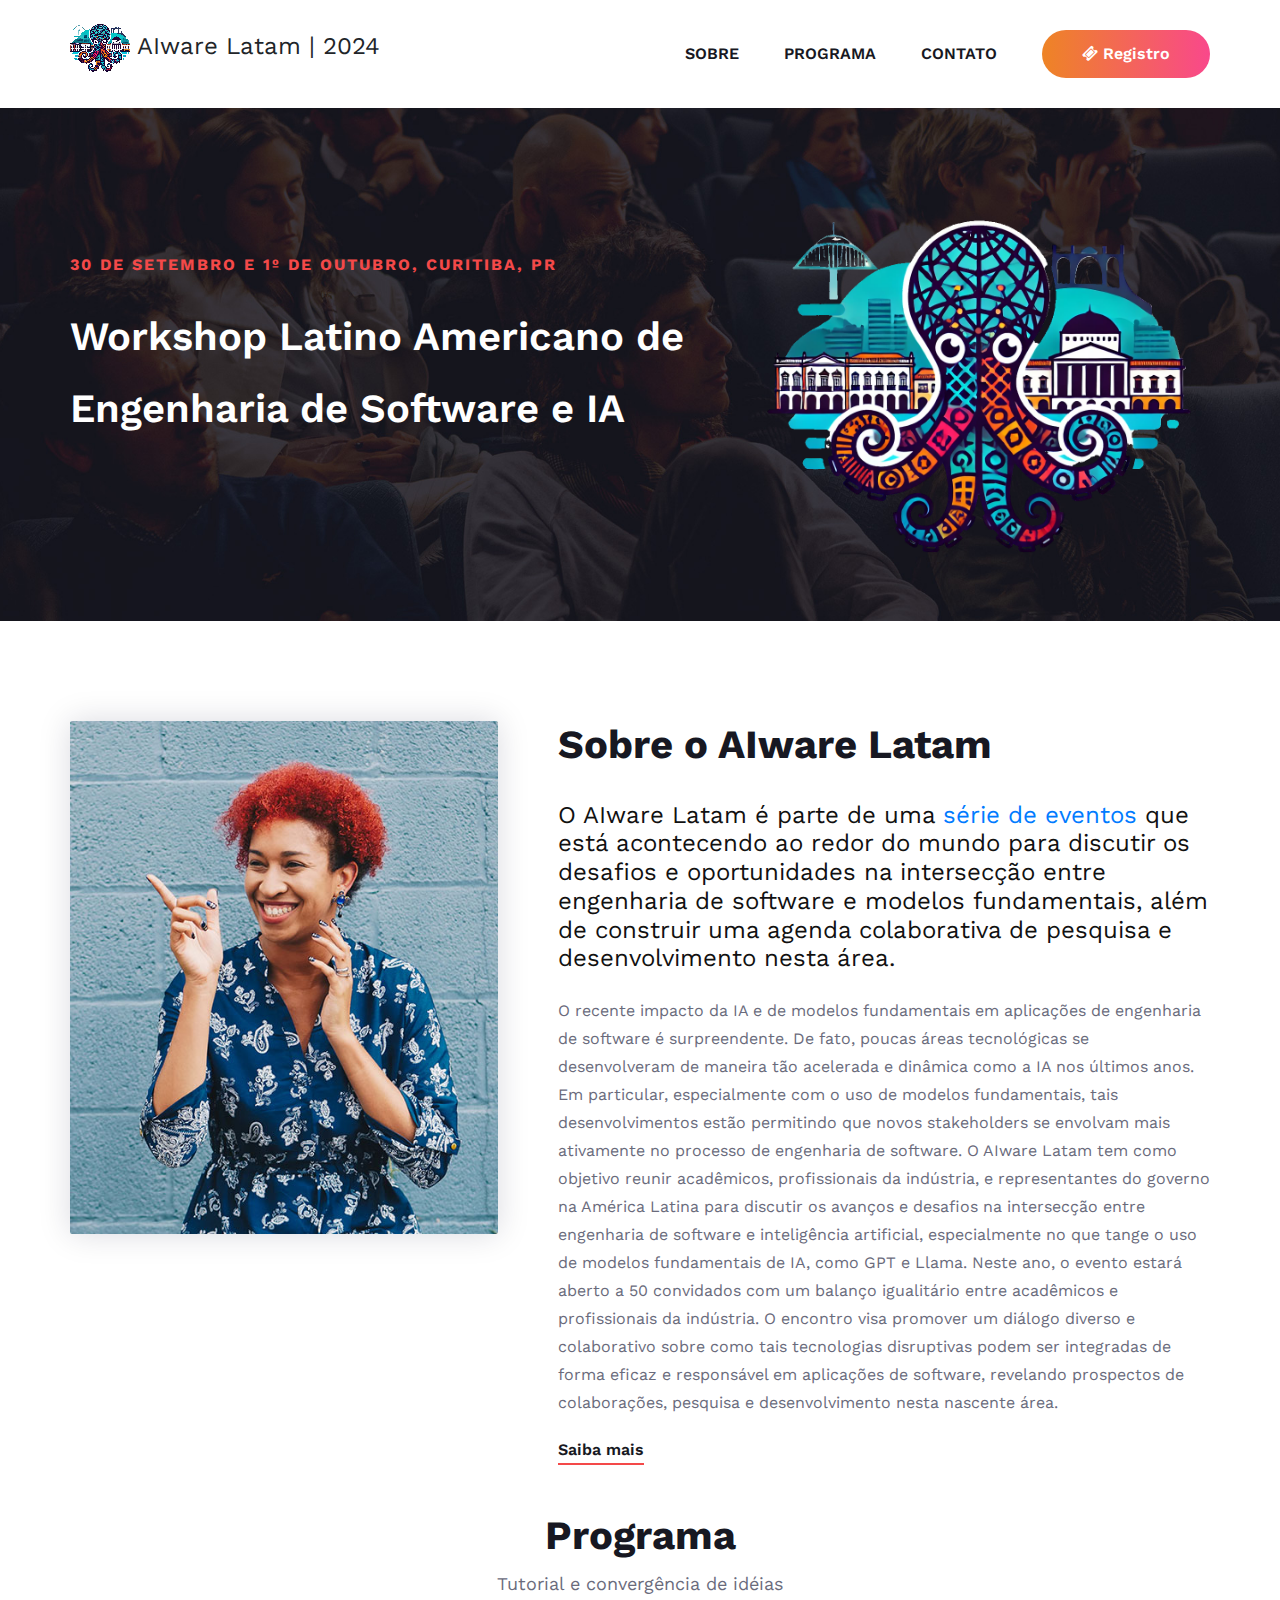
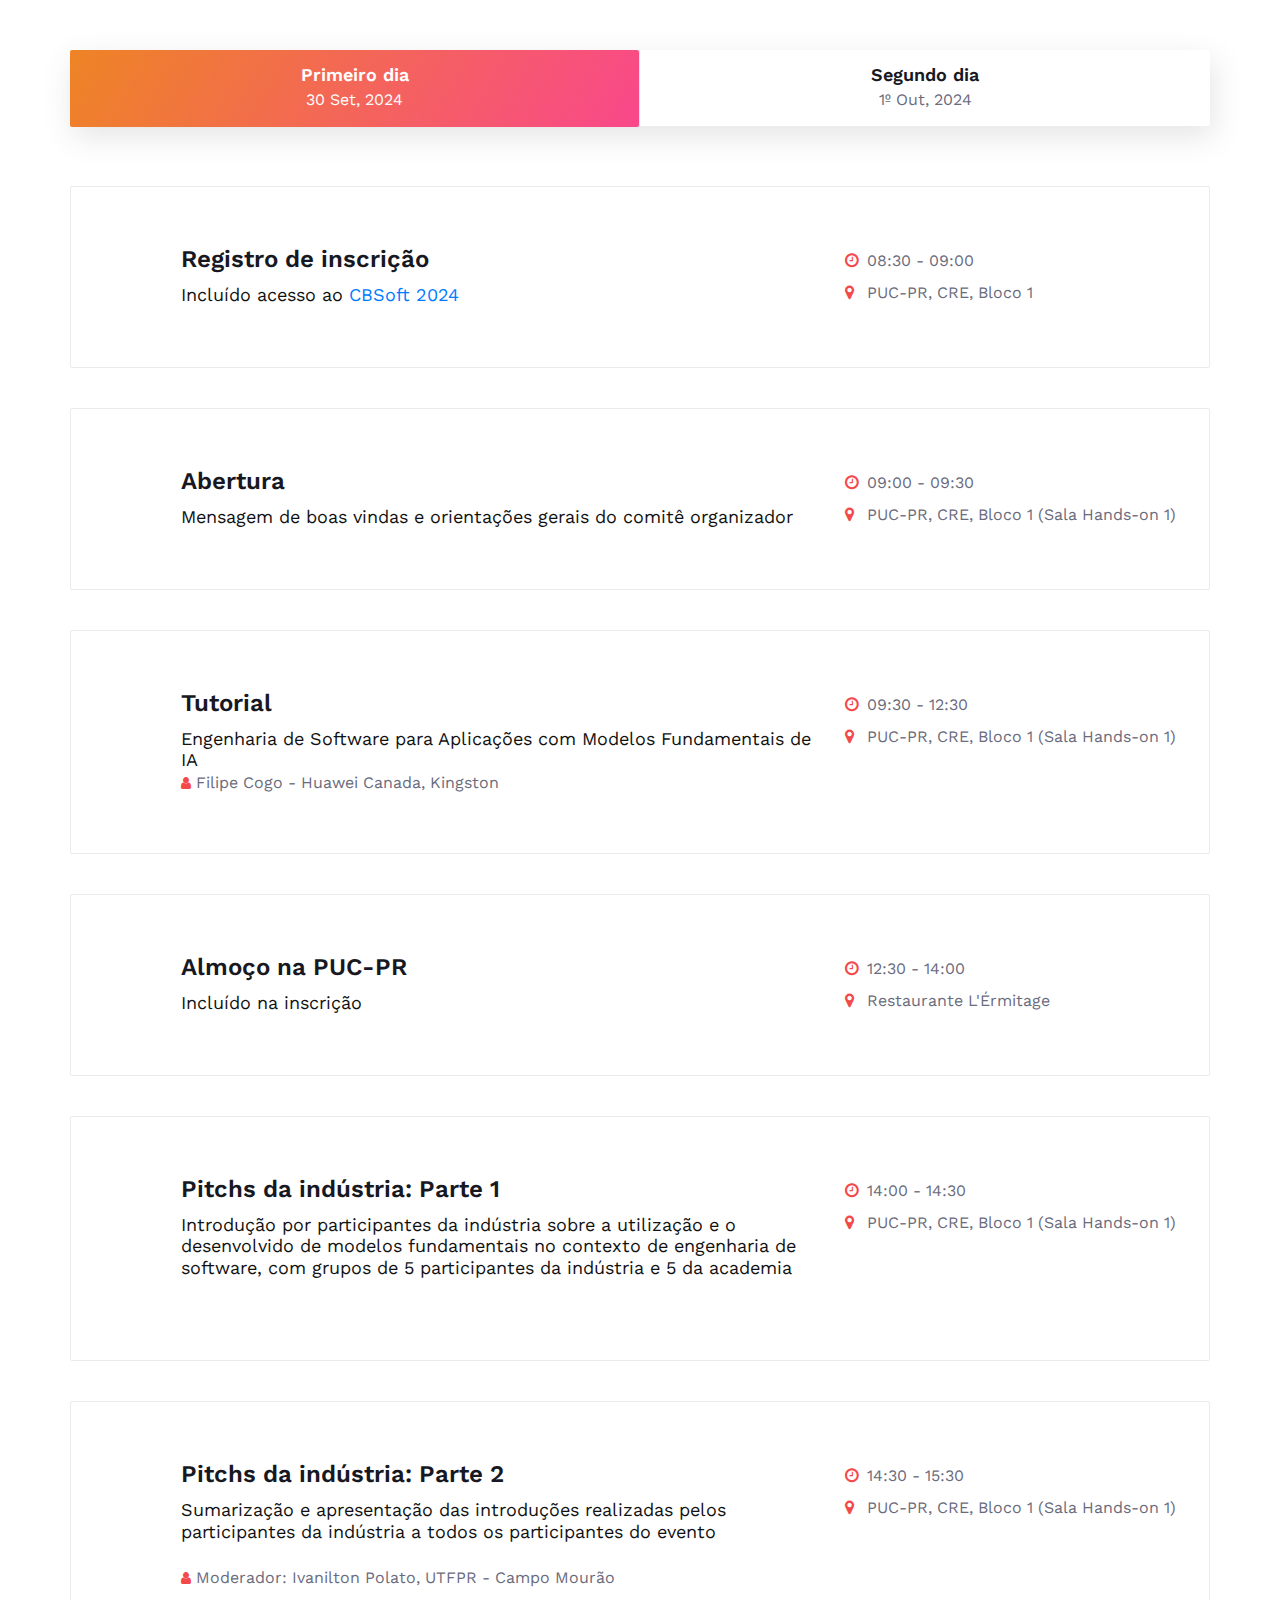
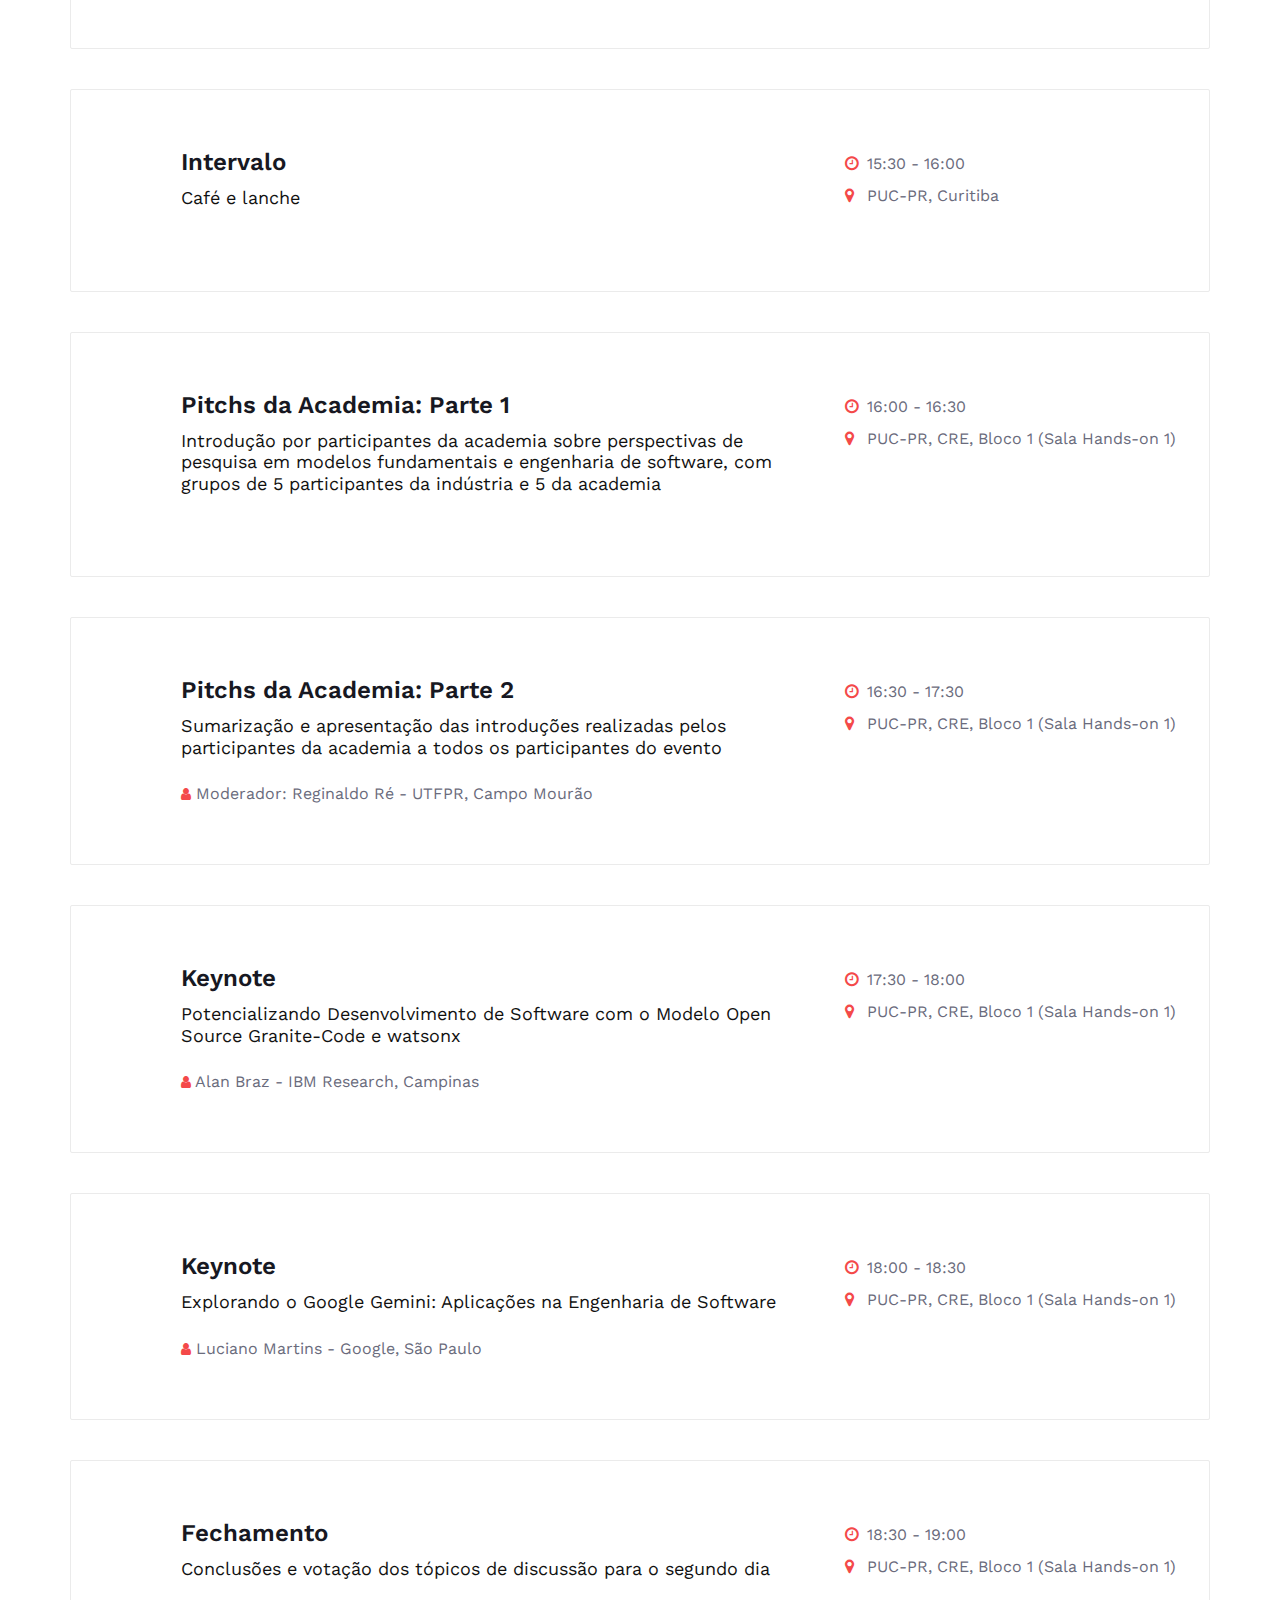
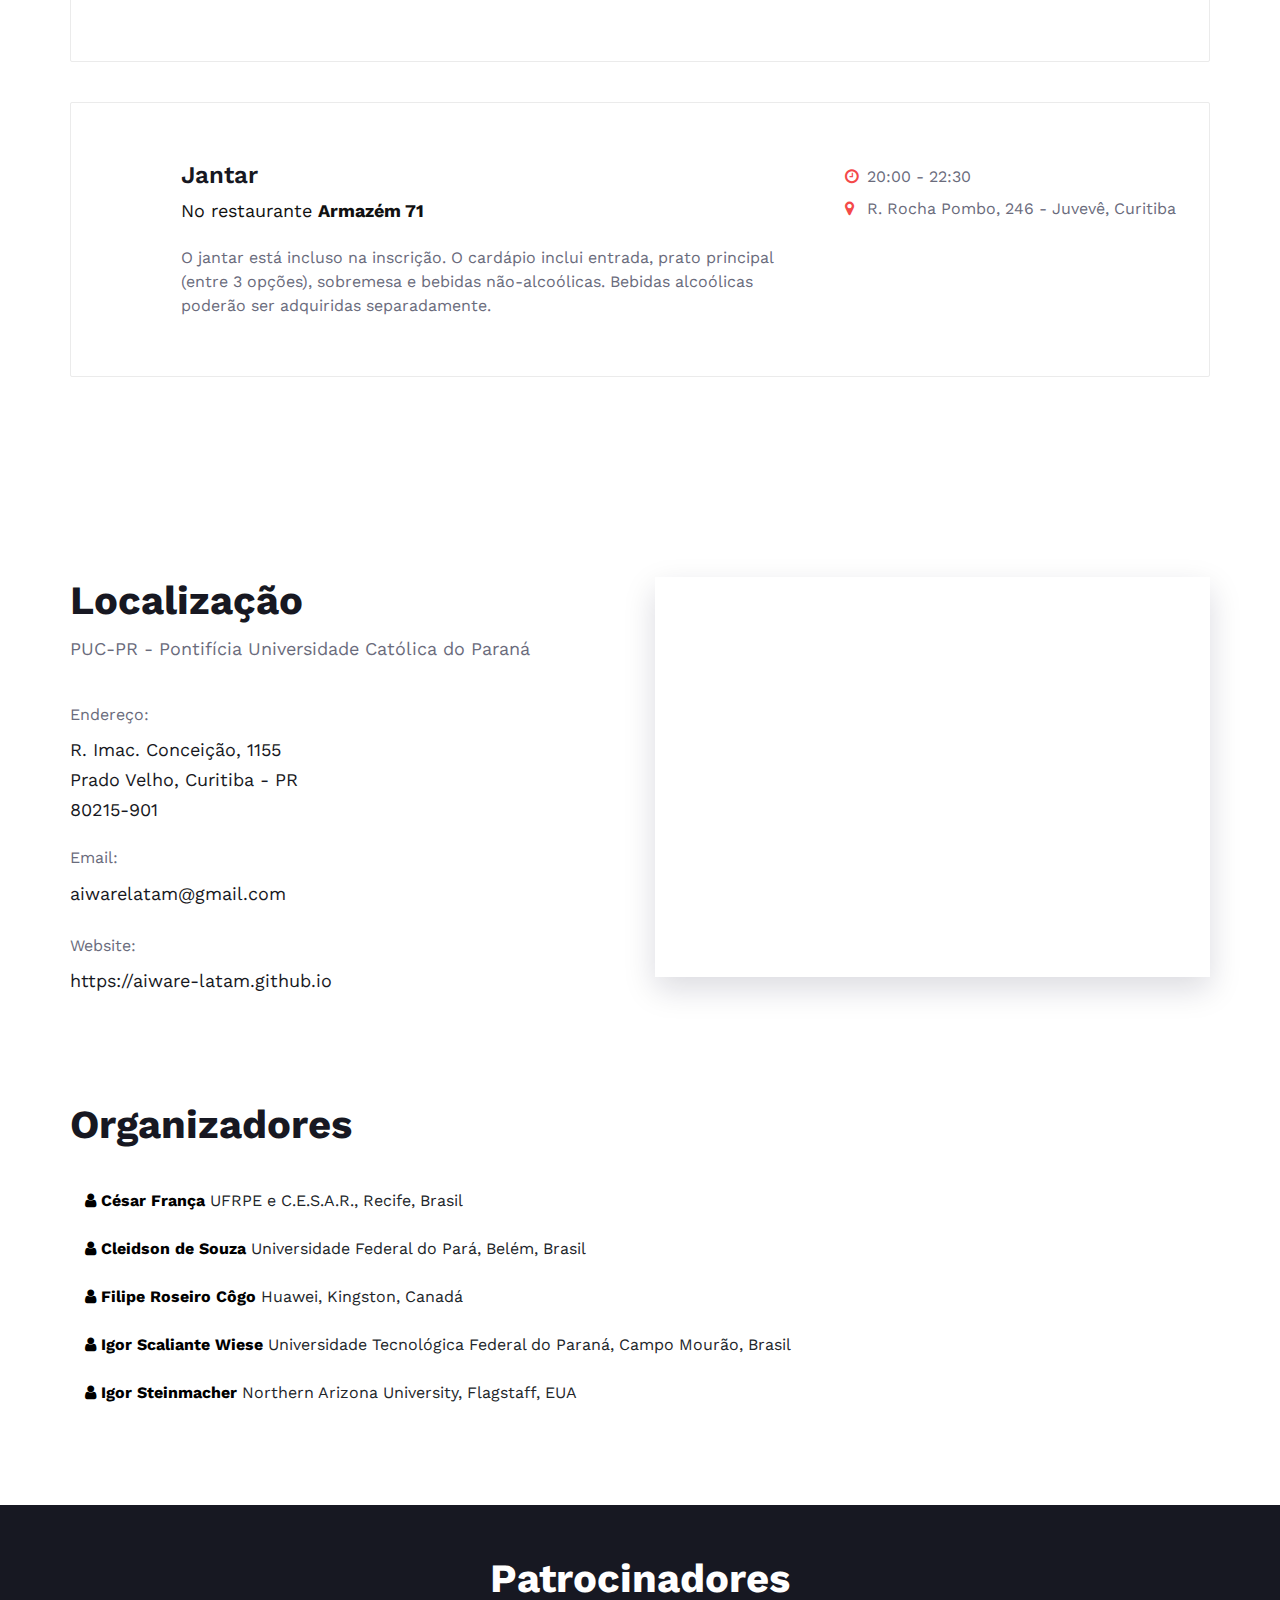
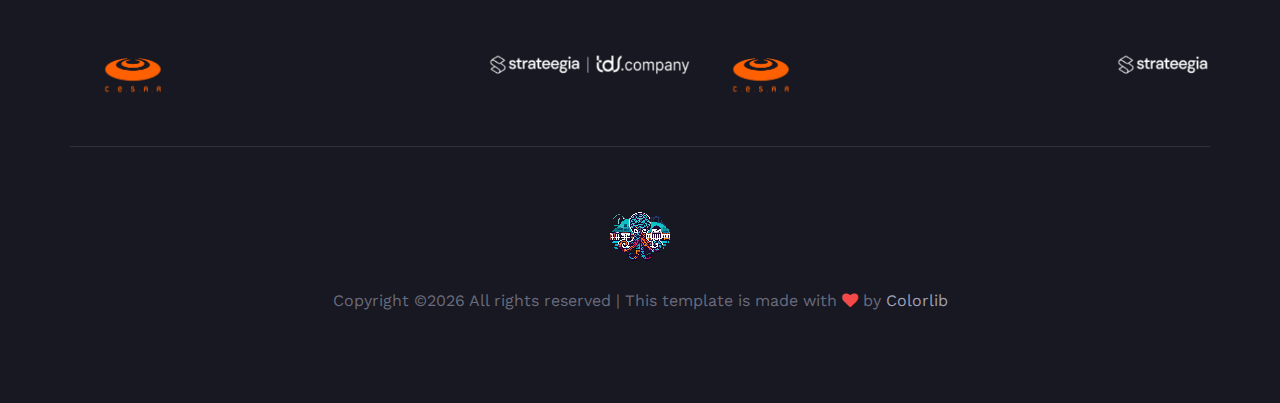
<file: index.html>
<!DOCTYPE html>
<html lang="zxx">

<head>
    <meta charset="UTF-8">
    <meta name="description" content="AIware Latam Website">
    <meta name="keywords" content="software engineering, foundation models, engenharia de software, modelos fundamentais">
    <meta name="viewport" content="width=device-width, initial-scale=1.0">
    <meta http-equiv="X-UA-Compatible" content="ie=edge">
    <title>AIware | Latam</title>

    <!-- Google Font -->
    <link href="https://fonts.googleapis.com/css?family=Work+Sans:400,500,600,700,800,900&display=swap"
        rel="stylesheet">
    <link href="https://fonts.googleapis.com/css?family=Poppins:400,500,600,700&display=swap" rel="stylesheet">


    <!-- Css Styles -->
    <link rel="stylesheet" href="css/bootstrap.min.css" type="text/css">
    <link rel="stylesheet" href="css/font-awesome.min.css" type="text/css">
    <link rel="stylesheet" href="css/elegant-icons.css" type="text/css">
    <link rel="stylesheet" href="css/owl.carousel.min.css" type="text/css">
    <link rel="stylesheet" href="css/magnific-popup.css" type="text/css">
    <link rel="stylesheet" href="css/slicknav.min.css" type="text/css">
    <link rel="stylesheet" href="css/style.css" type="text/css">
</head>

<body>
    <!-- Page Preloder -->
    <div id="preloder">
        <div class="loader"></div>
    </div>

    <!-- Header Section Begin -->
    <header class="header-section">
        <div class="container">
            <div class="logo">
                <a href="./index.html">
                    <img src="img/aiware-latam-logo-small.png" alt="">
                    <span>AIware Latam | 2024</span>
                </a>
            </div>
            <div class="nav-menu">
                <nav class="mainmenu mobile-menu">
                    <ul>
                        <!-- <li class="active"><a href="./index.html">Início</a></li> -->
                        <li><a href="#sobre">Sobre</a></li>
                        <!-- <li><a href="./speaker.html">Speakers</a>
                            <ul class="dropdown">
                                <li><a href="#">Jayden</a></li>
                                <li><a href="#">Sara</a></li>
                                <li><a href="#">Emma</a></li>
                                <li><a href="#">Harriet</a></li>
                            </ul>
                        </li> -->
                        <li><a href="#programa">Programa</a></li>
                        <!-- <li><a href="./blog.html">Blog</a></li> -->
                        <li><a href="#contato">Contato</a></li>
                        <!-- <li><a href="./contact.html">Organização</a></li> -->
                    </ul>
                </nav>
                <a href="http://cbsoft.sbc.org.br/2024/inscricoes/" class="primary-btn top-btn"><i class="fa fa-ticket"></i> Registro</a>
            </div>
            <div id="mobile-menu-wrap"></div>
        </div>
    </header>
    <!-- Header End -->

    <!-- Hero Section Begin -->
    <section class="hero-section set-bg" data-setbg="img/hero.jpg">
        <div class="container">
            <div class="row">
                <div class="col-lg-7">
                    <div class="hero-text">
                        <span>30 de setembro e 1º de outubro, Curitiba, PR</span>
                        <!-- <h2>AIware Latam</h2> -->
                        <h2>Workshop Latino Americano de<br/> Engenharia de Software e IA</h2>
                        <!-- <a href="#" class="primary-btn">Buy Ticket</a> -->
                    </div>
                </div>
                <div class="col-lg-5">
                    <img src="img/aiware-latam-logo-trans.png" alt="">
                </div>
            </div>
        </div>
    </section>
    <!-- Hero Section End -->

    <!-- Counter Section Begin -->
    <!-- <section class="counter-section bg-gradient">
        <div class="container">
            <div class="row">
                <div class="col-lg-4">
                    <div class="counter-text">
                        <span>Data da conferência</span>
                        <h3>Conte cada segundo <br />até o evento</h3>
                    </div>
                </div>
                <div class="col-lg-8">
                    <div class="cd-timer" id="countdown">
                        <div class="cd-item">
                            <span>40</span>
                            <p>Dias</p>
                        </div>
                        <div class="cd-item">
                            <span>18</span>
                            <p>Horas</p>
                        </div>
                        <div class="cd-item">
                            <span>46</span>
                            <p>Minutos</p>
                        </div>
                        <div class="cd-item">
                            <span>32</span>
                            <p>Segundos</p>
                        </div>
                    </div>
                </div>
            </div>
        </div>
    </section> -->
    <!-- Counter Section End -->

    <!-- Home About Section Begin -->
    <section class="home-about-section spad" id="sobre">
        <div class="container">
            <div class="row">
                <div class="col-lg-5">
                    <div class="ha-pic">
                        <img src="img/h-about.jpg" alt="">
                    </div>
                </div>
                <div class="col-lg-7">
                    <div class="ha-text">
                        <h2>Sobre o AIware Latam</h2>
                        <h4> O AIware Latam é parte de uma <a href="https://fmse.io"">série de eventos</a> que está acontecendo 
                            ao redor do mundo para discutir os desafios e oportunidades na intersecção entre engenharia de software e 
                            modelos fundamentais, além de construir uma agenda colaborativa de pesquisa e desenvolvimento nesta área.</h4>
                        <br/>
                        <p>O recente impacto da IA e de modelos fundamentais em aplicações de engenharia de software é 
                            surpreendente. De fato, poucas áreas tecnológicas se desenvolveram de maneira tão acelerada 
                            e dinâmica como a IA nos últimos anos. Em particular, especialmente com o uso de modelos 
                            fundamentais, tais desenvolvimentos estão permitindo que novos stakeholders se envolvam mais 
                            ativamente no processo de engenharia de software. O AIware Latam tem como objetivo reunir acadêmicos,
                            profissionais da indústria, e representantes do governo na América Latina para discutir os avanços e desafios na intersecção 
                            entre engenharia de software e inteligência artificial, especialmente no que tange o uso de modelos 
                            fundamentais de IA, como GPT e Llama. Neste ano, o evento estará aberto a 50 convidados com um balanço igualitário 
                            entre acadêmicos e profissionais da indústria. O encontro visa promover um diálogo diverso e colaborativo 
                            sobre como tais tecnologias disruptivas podem ser integradas de forma eficaz e responsável em aplicações 
                            de software, revelando prospectos de colaborações, pesquisa e desenvolvimento nesta nascente área.</p>
                        <!-- <ul>
                            <li><span class="icon_check"></span> Write On Your Business Card</li>
                            <li><span class="icon_check"></span> Advertising Outdoors</li>
                            <li><span class="icon_check"></span> Effective Advertising Pointers</li>
                            <li><span class="icon_check"></span> Kook 2 Directory Add Url Free</li>
                        </ul> -->
                        <a href="about-us.html" class="ha-btn">Saiba mais</a>
                    </div>
                </div>
            </div>
        </div>
    </section>
    <!-- Home About Section End -->

    <!-- Team Member Section Begin -->
    <!-- <section class="team-member-section">
        <div class="container">
            <div class="row">
                <div class="col-lg-12">
                    <div class="section-title">
                        <h2>Who’s speaking</h2>
                        <p>These are our communicators, you can see each person information</p>
                    </div>
                </div>
            </div>
        </div>
        <div class="member-item set-bg" data-setbg="img/team-member/member-1.jpg">
            <div class="mi-social">
                <div class="mi-social-inner bg-gradient">
                    <a href="#"><i class="fa fa-facebook"></i></a>
                    <a href="#"><i class="fa fa-instagram"></i></a>
                    <a href="#"><i class="fa fa-twitter"></i></a>
                    <a href="#"><i class="fa fa-linkedin"></i></a>
                </div>
            </div>
            <div class="mi-text">
                <h5>Emma Sandoval</h5>
                <span>Speaker</span>
            </div>
        </div>
        <div class="member-item set-bg" data-setbg="img/team-member/member-2.jpg">
            <div class="mi-social">
                <div class="mi-social-inner bg-gradient">
                    <a href="#"><i class="fa fa-facebook"></i></a>
                    <a href="#"><i class="fa fa-instagram"></i></a>
                    <a href="#"><i class="fa fa-twitter"></i></a>
                    <a href="#"><i class="fa fa-linkedin"></i></a>
                </div>
            </div>
            <div class="mi-text">
                <h5>Emma Sandoval</h5>
                <span>Speaker</span>
            </div>
        </div>
        <div class="member-item set-bg" data-setbg="img/team-member/member-3.jpg">
            <div class="mi-social">
                <div class="mi-social-inner bg-gradient">
                    <a href="#"><i class="fa fa-facebook"></i></a>
                    <a href="#"><i class="fa fa-instagram"></i></a>
                    <a href="#"><i class="fa fa-twitter"></i></a>
                    <a href="#"><i class="fa fa-linkedin"></i></a>
                </div>
            </div>
            <div class="mi-text">
                <h5>Emma Sandoval</h5>
                <span>Speaker</span>
            </div>
        </div>
        <div class="member-item set-bg" data-setbg="img/team-member/member-4.jpg">
            <div class="mi-social">
                <div class="mi-social-inner bg-gradient">
                    <a href="#"><i class="fa fa-facebook"></i></a>
                    <a href="#"><i class="fa fa-instagram"></i></a>
                    <a href="#"><i class="fa fa-twitter"></i></a>
                    <a href="#"><i class="fa fa-linkedin"></i></a>
                </div>
            </div>
            <div class="mi-text">
                <h5>Emma Sandoval</h5>
                <span>Speaker</span>
            </div>
        </div>
        <div class="member-item set-bg" data-setbg="img/team-member/member-5.jpg">
            <div class="mi-social">
                <div class="mi-social-inner bg-gradient">
                    <a href="#"><i class="fa fa-facebook"></i></a>
                    <a href="#"><i class="fa fa-instagram"></i></a>
                    <a href="#"><i class="fa fa-twitter"></i></a>
                    <a href="#"><i class="fa fa-linkedin"></i></a>
                </div>
            </div>
            <div class="mi-text">
                <h5>Emma Sandoval</h5>
                <span>Speaker</span>
            </div>
        </div>
        <div class="member-item set-bg" data-setbg="img/team-member/member-6.jpg">
            <div class="mi-social">
                <div class="mi-social-inner bg-gradient">
                    <a href="#"><i class="fa fa-facebook"></i></a>
                    <a href="#"><i class="fa fa-instagram"></i></a>
                    <a href="#"><i class="fa fa-twitter"></i></a>
                    <a href="#"><i class="fa fa-linkedin"></i></a>
                </div>
            </div>
            <div class="mi-text">
                <h5>Emma Sandoval</h5>
                <span>Speaker</span>
            </div>
        </div>
        <div class="member-item set-bg" data-setbg="img/team-member/member-7.jpg">
            <div class="mi-social">
                <div class="mi-social-inner bg-gradient">
                    <a href="#"><i class="fa fa-facebook"></i></a>
                    <a href="#"><i class="fa fa-instagram"></i></a>
                    <a href="#"><i class="fa fa-twitter"></i></a>
                    <a href="#"><i class="fa fa-linkedin"></i></a>
                </div>
            </div>
            <div class="mi-text">
                <h5>Emma Sandoval</h5>
                <span>Speaker</span>
            </div>
        </div>
        <div class="member-item set-bg" data-setbg="img/team-member/member-8.jpg">
            <div class="mi-social">
                <div class="mi-social-inner bg-gradient">
                    <a href="#"><i class="fa fa-facebook"></i></a>
                    <a href="#"><i class="fa fa-instagram"></i></a>
                    <a href="#"><i class="fa fa-twitter"></i></a>
                    <a href="#"><i class="fa fa-linkedin"></i></a>
                </div>
            </div>
            <div class="mi-text">
                <h5>Emma Sandoval</h5>
                <span>Speaker</span>
            </div>
        </div>
        <div class="member-item set-bg" data-setbg="img/team-member/member-9.jpg">
            <div class="mi-social">
                <div class="mi-social-inner bg-gradient">
                    <a href="#"><i class="fa fa-facebook"></i></a>
                    <a href="#"><i class="fa fa-instagram"></i></a>
                    <a href="#"><i class="fa fa-twitter"></i></a>
                    <a href="#"><i class="fa fa-linkedin"></i></a>
                </div>
            </div>
            <div class="mi-text">
                <h5>Emma Sandoval</h5>
                <span>Speaker</span>
            </div>
        </div>
        <div class="member-item set-bg" data-setbg="img/team-member/member-10.jpg">
            <div class="mi-social">
                <div class="mi-social-inner bg-gradient">
                    <a href="#"><i class="fa fa-facebook"></i></a>
                    <a href="#"><i class="fa fa-instagram"></i></a>
                    <a href="#"><i class="fa fa-twitter"></i></a>
                    <a href="#"><i class="fa fa-linkedin"></i></a>
                </div>
            </div>
            <div class="mi-text">
                <h5>Emma Sandoval</h5>
                <span>Speaker</span>
            </div>
        </div>
    </section> -->
    <!-- Team Member Section End -->

    <!-- Schedule Section Begin -->
    <!-- <section class="schedule-section spad"> -->
    <section class="schedule-section" id="programa">
        <div class="container">
            <div class="row">
                <div class="col-lg-12">
                    <div class="section-title">
                        <h2>Programa</h2>
                        <p>Tutorial e convergência de idéias</p>
                    </div>
                </div>
            </div>
            <div class="row">
                <div class="col-lg-12">
                    <div class="schedule-tab">
                        <ul class="nav nav-tabs" role="tablist">
                            <li class="nav-item">
                                <a class="nav-link active" data-toggle="tab" href="#tabs-1" role="tab">
                                    <h5>Primeiro dia</h5>
                                    <p>30 Set, 2024</p>
                                </a>
                            </li>
                            <li class="nav-item">
                                <a class="nav-link" data-toggle="tab" href="#tabs-2" role="tab">
                                    <h5>Segundo dia</h5>
                                    <p>1º Out, 2024</p>
                                </a>
                            </li>
                            <!-- <li class="nav-item">
                                <a class="nav-link" data-toggle="tab" href="#tabs-3" role="tab">
                                    <h5>Day 3</h5>
                                    <p>May 06, 2019</p>
                                </a>
                            </li>
                            <li class="nav-item">
                                <a class="nav-link" data-toggle="tab" href="#tabs-4" role="tab">
                                    <h5>Day 4</h5>
                                    <p>May 07, 2019</p>
                                </a>
                            </li>
                            <li class="nav-item">
                                <a class="nav-link" data-toggle="tab" href="#tabs-5" role="tab">
                                    <h5>Day 5</h5>
                                    <p>May 08, 2019</p>
                                </a>
                            </li> -->
                        </ul>
                        <!-- Tab panes -->
                        <div class="tab-content">
                            <div class="tab-pane active" id="tabs-1" role="tabpanel">
                                <div class="st-content">
                                    <div class="container">
                                        <div class="row">
                                            <div class="col-lg-1">
                                                <!-- <div class="sc-pic">
                                                    <img src="img/schedule/schedule-1.jpg" alt="">
                                                </div> -->
                                            </div>
                                            <div class="col-lg-7">
                                                <div class="sc-text">
                                                    <h4>Registro de inscrição</h4>
                                                    <h5>Incluído acesso ao <a href="http://cbsoft.sbc.org.br/2024/cbsoft/">CBSoft 2024</a></h5>
                                                    <!-- <ul>
                                                        <li><i class="fa fa-user"></i> John Smith</li>
                                                        <li><i class="fa fa-envelope"></i> john@Colorlib.com
                                                        </li>
                                                    </ul> -->
                                                </div>
                                            </div>
                                            <div class="col-lg-4">
                                                <ul class="sc-widget">
                                                    <li><i class="fa fa-clock-o"></i> 08:30 - 09:00</li>
                                                    <li><i class="fa fa-map-marker"></i> PUC-PR, CRE, Bloco 1
                                                    </li>
                                                </ul>
                                            </div>
                                        </div>
                                    </div>
                                </div>
                                <div class="st-content">
                                    <div class="container">
                                        <div class="row">
                                            <div class="col-lg-1">
                                                <!-- <div class="sc-pic">
                                                    <img src="img/schedule/schedule-1.jpg" alt="">
                                                </div> -->
                                            </div>
                                            <div class="col-lg-7">
                                                <div class="sc-text">
                                                    <h4>Abertura</h4>
                                                    <h5>Mensagem de boas vindas e orientações gerais do comitê organizador</h5>
                                                    <!-- <ul>
                                                        <li><i class="fa fa-user"></i> John Smith</li>
                                                        <li><i class="fa fa-envelope"></i> john@Colorlib.com
                                                        </li>
                                                    </ul> -->
                                                </div>
                                            </div>
                                            <div class="col-lg-4">
                                                <ul class="sc-widget">
                                                    <li><i class="fa fa-clock-o"></i> 09:00 - 09:30</li>
                                                    <li><i class="fa fa-map-marker"></i> PUC-PR, CRE, Bloco 1 (Sala Hands-on 1)
                                                    </li>
                                                </ul>
                                            </div>
                                        </div>
                                    </div>
                                </div>
                                <div class="st-content">
                                    <div class="container">
                                        <div class="row">
                                            <div class="col-lg-1">
                                                <!-- <div class="sc-pic">
                                                    <img src="img/schedule/schedule-2.jpg" alt="">
                                                </div> -->
                                            </div>
                                            <div class="col-lg-7">
                                                <div class="sc-text">
                                                    <h4>Tutorial</h4>
                                                    <h5>Engenharia de Software para Aplicações com Modelos Fundamentais de IA</h5>
                                                    <ul>
                                                        <li><a href="https://filipecogo.pro"><i class="fa fa-user"></i></a> Filipe Cogo - Huawei Canada, Kingston</li>
                                                        <!-- <li><i class="fa fa-envelope"></i> john@Colorlib.com
                                                        </li> -->
                                                    </ul>
                                                </div>
                                            </div>
                                            <div class="col-lg-4">
                                                <ul class="sc-widget">
                                                    <li><i class="fa fa-clock-o"></i> 09:30 - 12:30</li>
                                                    <li><i class="fa fa-map-marker"></i> PUC-PR, CRE, Bloco 1 (Sala Hands-on 1)
                                                    </li>
                                                </ul>
                                            </div>
                                        </div>
                                    </div>
                                </div>
                                <div class="st-content">
                                    <div class="container">
                                        <div class="row">
                                            <div class="col-lg-1">
                                                <!-- <div class="sc-pic">
                                                    <img src="img/schedule/schedule-3.jpg" alt="">
                                                </div> -->
                                            </div>
                                            <div class="col-lg-7">
                                                <div class="sc-text">
                                                    <h4>Almoço na PUC-PR</h4>
                                                    <h5>Incluído na inscrição</h5>
                                                    <!-- <ul>
                                                        <li><i class="fa fa-user"></i> John Smith</li>
                                                        <li><i class="fa fa-envelope"></i> john@Colorlib.com
                                                        </li>
                                                    </ul> -->
                                                </div>
                                            </div>
                                            <div class="col-lg-4">
                                                <ul class="sc-widget">
                                                    <li><i class="fa fa-clock-o"></i> 12:30 - 14:00</li>
                                                    <li><i class="fa fa-map-marker"></i> Restaurante L'Érmitage
                                                    </li>
                                                </ul>
                                            </div>
                                        </div>
                                    </div>
                                </div>
                                <div class="st-content">
                                    <div class="container">
                                        <div class="row">
                                            <div class="col-lg-1">
                                                <!-- <div class="sc-pic">
                                                    <img src="img/schedule/schedule-4.jpg" alt="">
                                                </div> -->
                                            </div>
                                            <div class="col-lg-7">
                                                <div class="sc-text">
                                                    <h4>Pitchs da indústria: Parte 1</h4>
                                                    <h5>Introdução por participantes da indústria sobre a utilização e o desenvolvido de modelos fundamentais no contexto de engenharia de software, com grupos de 5 participantes da indústria e 5 da academia</h5><br/>
                                                    
                                                    <!-- <ul> -->
                                                        <!-- <li><a href="https://www.utfpr.edu.br/cursos/coordenacoes/stricto-sensu/ppgcc-cm/area-academica/docentes/ivanilton-polato"><i class="fa fa-user"></i></a> Moderador: Ivanilton Polato - UTFPR, Campo Mourão</li> -->
                                                        <!-- <li><i class="fa fa-envelope"></i> john@Colorlib.com -->
                                                        <!-- </li> -->
                                                    <!-- </ul> -->
                                                </div>
                                            </div>
                                            <div class="col-lg-4">
                                                <ul class="sc-widget">
                                                    <li><i class="fa fa-clock-o"></i> 14:00 - 14:30</li>
                                                    <li><i class="fa fa-map-marker"></i> PUC-PR, CRE, Bloco 1 (Sala Hands-on 1)
                                                    </li>
                                                </ul>
                                            </div>
                                        </div>
                                    </div>
                                </div>
                                <div class="st-content">
                                    <div class="container">
                                        <div class="row">
                                            <div class="col-lg-1">
                                                <!-- <div class="sc-pic">
                                                    <img src="img/schedule/schedule-4.jpg" alt="">
                                                </div> -->
                                            </div>
                                            <div class="col-lg-7">
                                                <div class="sc-text">
                                                    <h4>Pitchs da indústria: Parte 2</h4>
                                                    <h5>Sumarização e apresentação das introduções realizadas pelos participantes da indústria a todos os participantes do evento</h5><br/>
                                                    
                                                    <ul>
                                                        <li><a href="https://www.utfpr.edu.br/cursos/coordenacoes/stricto-sensu/ppgcc-cm/area-academica/docentes/ivanilton-polato"><i class="fa fa-user"></i></a> Moderador: Ivanilton Polato, UTFPR - Campo Mourão</li>
                                                        <!-- <li><i class="fa fa-envelope"></i> john@Colorlib.com -->
                                                        </li>
                                                    </ul>
                                                </div>
                                            </div>
                                            <div class="col-lg-4">
                                                <ul class="sc-widget">
                                                    <li><i class="fa fa-clock-o"></i> 14:30 - 15:30</li>
                                                    <li><i class="fa fa-map-marker"></i> PUC-PR, CRE, Bloco 1 (Sala Hands-on 1)
                                                    </li>
                                                </ul>
                                            </div>
                                        </div>
                                    </div>
                                </div>
                                <div class="st-content">
                                    <div class="container">
                                        <div class="row">
                                            <div class="col-lg-1">
                                                <!-- <div class="sc-pic">
                                                    <img src="img/schedule/schedule-4.jpg" alt="">
                                                </div> -->
                                            </div>
                                            <div class="col-lg-7">
                                                <div class="sc-text">
                                                    <h4>Intervalo</h4>
                                                    <h5>Café e lanche</h5><br/>
                                                    
                                                    <!-- <ul>
                                                        <li><i class="fa fa-user"></i> Moderador: César França - C.E.S.A.R, Recife</li>
                                                            <li><i class="fa fa-envelope"></i> john@Colorlib.com
                                                        </li>
                                                    </ul> -->
                                                </div>
                                            </div>
                                            <div class="col-lg-4">
                                                <ul class="sc-widget">
                                                    <li><i class="fa fa-clock-o"></i> 15:30 - 16:00</li>
                                                    <li><i class="fa fa-map-marker"></i> PUC-PR, Curitiba
                                                    </li>
                                                </ul>
                                            </div>
                                        </div>
                                    </div>
                                </div>
                                <div class="st-content">
                                    <div class="container">
                                        <div class="row">
                                            <div class="col-lg-1">
                                                <!-- <div class="sc-pic">
                                                    <img src="img/schedule/schedule-4.jpg" alt="">
                                                </div> -->
                                            </div>
                                            <div class="col-lg-7">
                                                <div class="sc-text">
                                                    <h4>Pitchs da Academia: Parte 1</h4>
                                                    <h5>Introdução por participantes da academia sobre perspectivas de pesquisa em modelos fundamentais e engenharia de software, com grupos de 5 participantes da indústria e 5 da academia</h5><br/>
                                                    <!-- <ul> -->
                                                        <!-- <li><a href="https://www.google.com/url?sa=t&source=web&rct=j&opi=89978449&url=https://br.linkedin.com/in/reginaldo-r%25C3%25A9-0328aa30&ved=2ahUKEwizucDuiZ2IAxW7vokEHYUOECkQFnoECBgQAQ&usg=AOvVaw2BQt1brdeb12V79b3klp7j"><i class="fa fa-user"></i></a> Moderador: Reginaldo Ré - UTFPR, Campo Mourão</li> -->
                                                            <!-- <li><i class="fa fa-envelope"></i> john@Colorlib.com -->
                                                        <!-- </li> -->
                                                    <!-- </ul> -->
                                                </div>
                                            </div>
                                            <div class="col-lg-4">
                                                <ul class="sc-widget">
                                                    <li><i class="fa fa-clock-o"></i> 16:00 - 16:30</li>
                                                    <li><i class="fa fa-map-marker"></i> PUC-PR, CRE, Bloco 1 (Sala Hands-on 1)
                                                    </li>
                                                </ul>
                                            </div>
                                        </div>
                                    </div>
                                </div>
                                <div class="st-content">
                                    <div class="container">
                                        <div class="row">
                                            <div class="col-lg-1">
                                                <!-- <div class="sc-pic">
                                                    <img src="img/schedule/schedule-4.jpg" alt="">
                                                </div> -->
                                            </div>
                                            <div class="col-lg-7">
                                                <div class="sc-text">
                                                    <h4>Pitchs da Academia: Parte 2</h4>
                                                    <h5>Sumarização e apresentação das introduções realizadas pelos participantes da academia a todos os participantes do evento</h5><br/>
                                                    <ul>
                                                        <li><a href="https://br.linkedin.com/in/reginaldo-r%25C3%25A9-0328aa30"><i class="fa fa-user"></i></a> Moderador: Reginaldo Ré - UTFPR, Campo Mourão</li>
                                                            <!-- <li><i class="fa fa-envelope"></i> john@Colorlib.com -->
                                                        <!-- </li> -->
                                                    </ul>
                                                </div>
                                            </div>
                                            <div class="col-lg-4">
                                                <ul class="sc-widget">
                                                    <li><i class="fa fa-clock-o"></i> 16:30 - 17:30</li>
                                                    <li><i class="fa fa-map-marker"></i> PUC-PR, CRE, Bloco 1 (Sala Hands-on 1)
                                                    </li>
                                                </ul>
                                            </div>
                                        </div>
                                    </div>
                                </div>
                                <div class="st-content">
                                    <div class="container">
                                        <div class="row">
                                            <div class="col-lg-1">
                                                <!-- <div class="sc-pic">
                                                    <img src="img/schedule/schedule-4.jpg" alt="">
                                                </div> -->
                                            </div>
                                            <div class="col-lg-7">
                                                <div class="sc-text">
                                                    <h4>Keynote</h4>
                                                    <h5>Potencializando Desenvolvimento de Software com o Modelo Open Source Granite-Code e watsonx</h5><br/>
                                                    <ul>
                                                        <li><a href="https://about.me/alanbraz"><i class="fa fa-user"></i></a> Alan Braz - IBM Research, Campinas</li>
                                                            <!-- <li><i class="fa fa-envelope"></i> john@Colorlib.com -->
                                                        <!-- </li> -->
                                                    </ul>
                                                </div>
                                            </div>
                                            <div class="col-lg-4">
                                                <ul class="sc-widget">
                                                    <li><i class="fa fa-clock-o"></i> 17:30 - 18:00</li>
                                                    <li><i class="fa fa-map-marker"></i> PUC-PR, CRE, Bloco 1 (Sala Hands-on 1)
                                                    </li>
                                                </ul>
                                            </div>
                                        </div>
                                    </div>
                                </div>
                                <div class="st-content">
                                    <div class="container">
                                        <div class="row">
                                            <div class="col-lg-1">
                                                <!-- <div class="sc-pic">
                                                    <img src="img/schedule/schedule-4.jpg" alt="">
                                                </div> -->
                                            </div>
                                            <div class="col-lg-7">
                                                <div class="sc-text">
                                                    <h4>Keynote</h4>
                                                    <h5>Explorando o Google Gemini: Aplicações na Engenharia de Software</h5><br/>
                                                    <ul>
                                                        <li><a href="https://br.linkedin.com/in/lucianommartins"><i class="fa fa-user"></i></a> Luciano Martins - Google, São Paulo</li>
                                                            <!-- <li><i class="fa fa-envelope"></i> john@Colorlib.com -->
                                                        <!-- </li> -->
                                                    </ul>
                                                </div>
                                            </div>
                                            <div class="col-lg-4">
                                                <ul class="sc-widget">
                                                    <li><i class="fa fa-clock-o"></i> 18:00 - 18:30</li>
                                                    <li><i class="fa fa-map-marker"></i> PUC-PR, CRE, Bloco 1 (Sala Hands-on 1)
                                                    </li>
                                                </ul>
                                            </div>
                                        </div>
                                    </div>
                                </div>
                                <div class="st-content">
                                    <div class="container">
                                        <div class="row">
                                            <div class="col-lg-1">
                                                <!-- <div class="sc-pic">
                                                    <img src="img/schedule/schedule-4.jpg" alt="">
                                                </div> -->
                                            </div>
                                            <div class="col-lg-7">
                                                <div class="sc-text">
                                                    <h4>Fechamento</h4>
                                                    <h5>Conclusões e votação dos tópicos de discussão para o segundo dia</h5><br/>
                                                </div>
                                            </div>
                                            <div class="col-lg-4">
                                                <ul class="sc-widget">
                                                    <li><i class="fa fa-clock-o"></i> 18:30 - 19:00</li>
                                                    <li><i class="fa fa-map-marker"></i> PUC-PR, CRE, Bloco 1 (Sala Hands-on 1)
                                                    </li>
                                                </ul>
                                            </div>
                                        </div>
                                    </div>
                                </div>
                                <div class="st-content">
                                    <div class="container">
                                        <div class="row">
                                            <div class="col-lg-1">
                                                <!-- <div class="sc-pic">
                                                    <img src="img/schedule/schedule-4.jpg" alt="">
                                                </div> -->
                                            </div>
                                            <div class="col-lg-7">
                                                <div class="sc-text">
                                                    <h4>Jantar</h4>
                                                    <h5>No restaurante <b>Armazém 71</b></h5><br/>
                                                    
                                                    <ul>
                                                        <li>O jantar está incluso na inscrição. O cardápio inclui entrada, prato principal (entre 3 opções), sobremesa e bebidas não-alcoólicas. Bebidas alcoólicas poderão ser adquiridas separadamente.
                                                        </li>
                                                    </ul>
                                                </div>
                                            </div>
                                            <div class="col-lg-4">
                                                <ul class="sc-widget">
                                                    <li><i class="fa fa-clock-o"></i> 20:00 - 22:30</li>
                                                    <li><i class="fa fa-map-marker"></i> R. Rocha Pombo, 246 - Juvevê, Curitiba</li>
                                                </ul>
                                            </div>
                                        </div>
                                    </div>
                                </div>
                            </div>


                            <div class="tab-pane" id="tabs-2" role="tabpanel">
                                <div class="st-content">
                                    <div class="container">
                                        <div class="row">
                                            <div class="col-lg-1">
                                                <!-- <div class="sc-pic">
                                                    <img src="img/schedule/schedule-2.jpg" alt="">
                                                </div> -->
                                            </div>
                                            <div class="col-lg-7">
                                                <div class="sc-text">
                                                    <h4>Abertura</h4>
                                                    <h5>Divulgação dos resultados da votação de tópicos de discussão e orientação geral sobre a dinâmica dos grupos de trabalho (GTs)</h5><br/>
                                                    <ul>
                                                        <!-- <li><a href=""><i class="fa fa-user"></i></a> Palestrante: A definir</li> -->
                                                        <!-- <li><i class="fa fa-envelope"></i> john@Colorlib.com
                                                        </li> -->
                                                    </ul>
                                                </div>
                                            </div>
                                            <div class="col-lg-4">
                                                <ul class="sc-widget">
                                                    <li><i class="fa fa-clock-o"></i> 09:00 - 09:30</li>
                                                    <li><i class="fa fa-map-marker"></i> PUC-PR, CRE, Bloco 1 (Sala Hands-on 1)
                                                    </li>
                                                </ul>
                                            </div>
                                        </div>
                                    </div>
                                </div>
                                <div class="st-content">
                                    <div class="container">
                                        <div class="row">
                                            <div class="col-lg-1">
                                                <!-- <div class="sc-pic">
                                                    <img src="img/schedule/schedule-2.jpg" alt="">
                                                </div> -->
                                            </div>
                                            <div class="col-lg-7">
                                                <div class="sc-text">
                                                    <h4>Grupos de Trabalho: Sessão 1</h4>
                                                    <h5>Discussão dos tópicos selecionados por votação, com grupos de participantes da indústria e academia</h5><br/>
                                                    <ul>
                                                        <!-- <li><a href=""><i class="fa fa-user"></i></a> Moderador: Filipe Cogo - Filipe Cogo, Huawei Canada, Kingston</li>
                                                        <li><a href="http://igor.pro.br/"><i class="fa fa-user"></i></a> Moderador: Igor Steinmacher - Northern Arizona University (NAU), EUA, Flagstaff</li> -->
                                                        <!-- <li><i class="fa fa-envelope"></i> john@Colorlib.com
                                                        </li> -->
                                                    </ul>
                                                </div>
                                            </div>
                                            <div class="col-lg-4">
                                                <ul class="sc-widget">
                                                    <li><i class="fa fa-clock-o"></i> 09:30 - 10:30</li>
                                                    <li><i class="fa fa-map-marker"></i> PUC-PR, CRE, Bloco 1 (Sala Hands-on 1)
                                                    </li>
                                                </ul>
                                            </div>
                                        </div>
                                    </div>
                                </div>
                                <div class="st-content">
                                    <div class="container">
                                        <div class="row">
                                            <div class="col-lg-1">
                                                <!-- <div class="sc-pic">
                                                    <img src="img/schedule/schedule-4.jpg" alt="">
                                                </div> -->
                                            </div>
                                            <div class="col-lg-7">
                                                <div class="sc-text">
                                                    <h4>Intervalo</h4>
                                                    <h5>Café e lanche</h5><br/>
                                                    
                                                    <!-- <ul>
                                                        <li><i class="fa fa-user"></i> Moderador: César França - C.E.S.A.R, Recife</li>
                                                            <li><i class="fa fa-envelope"></i> john@Colorlib.com
                                                        </li>
                                                    </ul> -->
                                                </div>
                                            </div>
                                            <div class="col-lg-4">
                                                <ul class="sc-widget">
                                                    <li><i class="fa fa-clock-o"></i> 10:30 - 11:00</li>
                                                    <li><i class="fa fa-map-marker"></i> PUC-PR, CRE, Bloco 1
                                                    </li>
                                                </ul>
                                            </div>
                                        </div>
                                    </div>
                                </div>
                                <div class="st-content">
                                    <div class="container">
                                        <div class="row">
                                            <div class="col-lg-1">
                                                <!-- <div class="sc-pic">
                                                    <img src="img/schedule/schedule-4.jpg" alt="">
                                                </div> -->
                                            </div>
                                            <div class="col-lg-7">
                                                <div class="sc-text">
                                                    <h4>Grupos de Trabalho: Sessão 2</h4>
                                                    <h5>Discussão dos tópicos selecionados por votação, com grupos de participantes da indústria e academia</h5><br/>
                                                    
                                                    <!-- <ul>
                                                        <li><a href="https://sigaa.ufpa.br/sigaa/public/docente/portal.jsf?siape=1257623"><i class="fa fa-user"></i></a> Moderador: Cleidson de Souza - UFPA, Belém</li>
                                                        <li><i class="fa fa-envelope"></i> john@Colorlib.com
                                                        </li>
                                                    </ul> -->
                                                </div>
                                            </div>
                                            <div class="col-lg-4">
                                                <ul class="sc-widget">
                                                    <li><i class="fa fa-clock-o"></i> 11:00 - 12:00</li>
                                                    <li><i class="fa fa-map-marker"></i> PUC-PR, CRE, Bloco 1 (Sala Hands-on 1)
                                                    </li>
                                                </ul>
                                            </div>
                                        </div>
                                    </div>
                                </div>
                                <div class="st-content">
                                    <div class="container">
                                        <div class="row">
                                            <div class="col-lg-1">
                                                <!-- <div class="sc-pic">
                                                    <img src="img/schedule/schedule-3.jpg" alt="">
                                                </div> -->
                                            </div>
                                            <div class="col-lg-7">
                                                <div class="sc-text">
                                                    <h4>Almoço na PUC-PR</h4>
                                                    <h5>Incluído na inscrição</h5>
                                                    <!-- <ul>
                                                        <li><i class="fa fa-user"></i> John Smith</li>
                                                        <li><i class="fa fa-envelope"></i> john@Colorlib.com
                                                        </li>
                                                    </ul> -->
                                                </div>
                                            </div>
                                            <div class="col-lg-4">
                                                <ul class="sc-widget">
                                                    <li><i class="fa fa-clock-o"></i> 12:00 - 14:00</li>
                                                    <li><i class="fa fa-map-marker"></i> Yama Café
                                                    </li>
                                                </ul>
                                            </div>
                                        </div>
                                    </div>
                                </div>
                                <div class="st-content">
                                    <div class="container">
                                        <div class="row">
                                            <div class="col-lg-1">
                                                <!-- <div class="sc-pic">
                                                    <img src="img/schedule/schedule-4.jpg" alt="">
                                                </div> -->
                                            </div>
                                            <div class="col-lg-7">
                                                <div class="sc-text">
                                                    <h4>Consolidação dos resultados dos GTs</h4>
                                                    <h5>Sumarização das discussões por cada grupo de trabalho</h5><br/>
                                                    
                                                    <ul>
                                                        <!-- <li><a href="https://igorwiese.com"><i class="fa fa-user"></i></a> Moderador: Igor Scaliante Wiese - UTFPR, Campo Mourão</li> -->
                                                        <!-- <li><i class="fa fa-envelope"></i> john@Colorlib.com -->
                                                        </li>
                                                    </ul>
                                                </div>
                                            </div>
                                            <div class="col-lg-4">
                                                <ul class="sc-widget">
                                                    <li><i class="fa fa-clock-o"></i> 14:00 - 15:30</li>
                                                    <li><i class="fa fa-map-marker"></i> PUC-PR, CRE, Bloco 1 (Sala Hands-on 1)
                                                    </li>
                                                </ul>
                                            </div>
                                        </div>
                                    </div>
                                </div>
                                <div class="st-content">
                                    <div class="container">
                                        <div class="row">
                                            <div class="col-lg-1">
                                                <!-- <div class="sc-pic">
                                                    <img src="img/schedule/schedule-4.jpg" alt="">
                                                </div> -->
                                            </div>
                                            <div class="col-lg-7">
                                                <div class="sc-text">
                                                    <h4>Intervalo</h4>
                                                    <h5>Café e lanche</h5><br/>
                                                    
                                                    <!-- <ul>
                                                        <li><i class="fa fa-user"></i> Moderador: César França - C.E.S.A.R, Recife</li>
                                                            <li><i class="fa fa-envelope"></i> john@Colorlib.com
                                                        </li>
                                                    </ul> -->
                                                </div>
                                            </div>
                                            <div class="col-lg-4">
                                                <ul class="sc-widget">
                                                    <li><i class="fa fa-clock-o"></i> 15:30 - 16:00</li>
                                                    <li><i class="fa fa-map-marker"></i> PUC-PR, CRE, Bloco 1
                                                    </li>
                                                </ul>
                                            </div>
                                        </div>
                                    </div>
                                </div>
                                <div class="st-content">
                                    <div class="container">
                                        <div class="row">
                                            <div class="col-lg-1">
                                                <!-- <div class="sc-pic">
                                                    <img src="img/schedule/schedule-4.jpg" alt="">
                                                </div> -->
                                            </div>
                                            <div class="col-lg-7">
                                                <div class="sc-text">
                                                    <h4>Plenária</h4>
                                                    <h5>Apresentação das discussões de cada GT a todos os participantes do evento</h5><br/>
                                                    
                                                    <ul>
                                                        <!-- <li><a href=""><i class="fa fa-user"></i></a> Moderador: A ser definido</li> -->
                                                        <!-- <li><i class="fa fa-envelope"></i> john@Colorlib.com -->
                                                        </li>
                                                    </ul>
                                                </div>
                                            </div>
                                            <div class="col-lg-4">
                                                <ul class="sc-widget">
                                                    <li><i class="fa fa-clock-o"></i> 16:00 - 18:30</li>
                                                    <li><i class="fa fa-map-marker"></i> PUC-PR, CRE, Bloco 1 (Sala Hands-on 1)
                                                    </li>
                                                </ul>
                                            </div>
                                        </div>
                                    </div>
                                </div>
                                <div class="st-content">
                                    <div class="container">
                                        <div class="row">
                                            <div class="col-lg-1">
                                                <!-- <div class="sc-pic">
                                                    <img src="img/schedule/schedule-4.jpg" alt="">
                                                </div> -->
                                            </div>
                                            <div class="col-lg-7">
                                                <div class="sc-text">
                                                    <h4>Encerramento</h4>
                                                    <h5>Conclusões e AIware Latam 2025</h5><br/>
                                                    
                                                    <!-- <ul>
                                                        <li><i class="fa fa-user"></i> Moderador: César França - C.E.S.A.R, Recife</li>
                                                            <li><i class="fa fa-envelope"></i> john@Colorlib.com
                                                        </li>
                                                    </ul> -->
                                                </div>
                                            </div>
                                            <div class="col-lg-4">
                                                <ul class="sc-widget">
                                                    <li><i class="fa fa-clock-o"></i> 18:30 - 19:00</li>
                                                    <li><i class="fa fa-map-marker"></i> PUC-PR, CRE, Bloco 1 (Sala Hands-on 1)
                                                    </li>
                                                </ul>
                                            </div>
                                        </div>
                                    </div>
                                </div>
                            </div>
                        </div>
                    </div>
                </div>
            </div>
        </div>
    </section>
    <!-- Schedule Section End -->

    <!-- Pricing Section Begin -->
    <!-- <section class="pricing-section set-bg spad" data-setbg="img/pricing-bg.jpg">
        <div class="container">
            <div class="row">
                <div class="col-lg-12">
                    <div class="section-title">
                        <h2>Ticket Pricing</h2>
                        <p>Get your event ticket plan</p>
                    </div>
                </div>
            </div>
            <div class="row justify-content-center">
                <div class="col-lg-4 col-md-8">
                    <div class="price-item">
                        <h4>1 Day Pass</h4>
                        <div class="pi-price">
                            <h2><span>$</span>129</h2>
                        </div>
                        <ul>
                            <li>One Day Conference Ticket</li>
                            <li>Coffee-break</li>
                            <li>Lunch and Networking</li>
                            <li>Keynote talk</li>
                            <li>Talk to the Editors Session</li>
                        </ul>
                        <a href="#" class="price-btn">Get Ticket <span class="arrow_right"></span></a>
                    </div>
                </div>
                <div class="col-lg-4 col-md-8">
                    <div class="price-item top-rated">
                        <div class="tr-tag">
                            <i class="fa fa-star"></i>
                        </div>
                        <h4>Full Pass</h4>
                        <div class="pi-price">
                            <h2><span>$</span>199</h2>
                        </div>
                        <ul>
                            <li>One Day Conference Ticket</li>
                            <li>Coffee-break</li>
                            <li>Lunch and Networking</li>
                            <li>Keynote talk</li>
                            <li>Talk to the Editors Session</li>
                            <li>Lunch and Networking</li>
                            <li>Keynote talk</li>
                        </ul>
                        <a href="#" class="price-btn">Get Ticket <span class="arrow_right"></span></a>
                    </div>
                </div>
                <div class="col-lg-4 col-md-8">
                    <div class="price-item">
                        <h4>Group Pass</h4>
                        <div class="pi-price">
                            <h2><span>$</span>79</h2>
                        </div>
                        <ul>
                            <li>One Day Conference Ticket</li>
                            <li>Coffee-break</li>
                            <li>Lunch and Networking</li>
                            <li>Keynote talk</li>
                            <li>Talk to the Editors Session</li>
                        </ul>
                        <a href="#" class="price-btn">Get Ticket <span class="arrow_right"></span></a>
                    </div>
                </div>
            </div>
        </div>
    </section> -->
    <!-- Pricing Section End -->

    <!-- latest BLog Section Begin -->
    <!-- <section class="latest-blog spad">
        <div class="container">
            <div class="row">
                <div class="col-lg-12">
                    <div class="section-title">
                        <h2>Latest News</h2>
                        <p>Do not miss anything topic abput the event</p>
                    </div>
                </div>
            </div>
            <div class="row">
                <div class="col-lg-6">
                    <div class="latest-item set-bg large-item" data-setbg="img/blog/latest-b/latest-1.jpg">
                        <div class="li-tag">Marketing</div>
                        <div class="li-text">
                            <h4><a href="./blog-details.html">Improve You Business Cards And Enchan Your Sales</a></h4>
                            <span><i class="fa fa-clock-o"></i> 19th May, 2019</span>
                        </div>
                    </div>
                </div>
                <div class="col-lg-6">
                    <div class="latest-item set-bg" data-setbg="img/blog/latest-b/latest-2.jpg">
                        <div class="li-tag">Experience</div>
                        <div class="li-text">
                            <h5><a href="./blog-details.html">All users on MySpace will know that there are millions of people out there.</a></h5>
                            <span><i class="fa fa-clock-o"></i> 19th May, 2019</span>
                        </div>
                    </div>
                    <div class="latest-item set-bg" data-setbg="img/blog/latest-b/latest-3.jpg">
                        <div class="li-tag">Marketing</div>
                        <div class="li-text">
                            <h5><a href="./blog-details.html">A Pocket PC is a handheld computer, which features many of the same capabilities.</a></h5>
                            <span><i class="fa fa-clock-o"></i> 19th May, 2019</span>
                        </div>
                    </div>
                </div>
            </div>
        </div>
    </section> -->
    <!-- latest BLog Section End -->

    <!-- Newslatter Section Begin -->
    <!-- <section class="newslatter-section">
        <div class="container">
            <div class="newslatter-inner set-bg" data-setbg="img/newslatter-bg.jpg">
                <div class="ni-text">
                    <h3>Subscribe Newsletter</h3>
                    <p>Subscribe to our newsletter and don’t miss anything</p>
                </div>
                <form action="#" class="ni-form">
                    <input type="text" placeholder="Your email">
                    <button type="submit">Subscribe</button>
                </form>
            </div>
        </div>
    </section> -->
    <!-- Newslatter Section End -->

    <!-- Contact Section Begin -->
    <section class="contact-section spad" id="contato">
        <div class="container">
            <div class="row">
                <div class="col-lg-6">
                    <div class="section-title">
                        <h2>Localização</h2>
                        <p>PUC-PR - Pontifícia Universidade Católica do Paraná</p>
                    </div>
                    <div class="cs-text">
                        <div class="ct-address">
                            <span>Endereço:</span>
                            <p>R. Imac. Conceição, 1155 <br/> Prado Velho, Curitiba - PR <br/> 80215-901</p>
                        </div>
                        <ul>
                            <!-- <li>
                                <span>Telefone:</span>
                                (+12)-345-67-8910
                            </li> -->
                            <li>
                                <span>Email:</span>
                                aiwarelatam@gmail.com
                            </li>
                        </ul>
                        <div class="ct-links">
                            <span>Website:</span>
                            <p>https://aiware-latam.github.io</p>
                        </div>
                    </div>
                </div>
                <div class="col-lg-6">
                    <div class="cs-map">
                        <iframe src="https://www.google.com/maps/embed?pb=!1m18!1m12!1m3!1d3602.6019134291837!2d-49.25532212460988!3d-25.451569277548085!2m3!1f0!2f0!3f0!3m2!1i1024!2i768!4f13.1!3m3!1m2!1s0x94dce4fa6efc3181%3A0x8b0f452491a6f477!2sPontifical%20Catholic%20University%20of%20Paran%C3%A1%2C%20Curitiba%20Campus!5e0!3m2!1sen!2sbr!4v1721250960913!5m2!1sen!2sbr" width="600" height="450" style="border:0;" allowfullscreen="" loading="lazy" referrerpolicy="no-referrer-when-downgrade"></iframe>
                    </div>
                </div>
            </div>
            <div class="row" id="organizers">
                <div class="col-lg-12">
                    <div class="section-title" style="padding-top: 90px;">
                        <h2>Organizadores</h2>
                    </div>
                    <div class="container">
                            <div><a href="https://about.me/cesarfranca"><i class="fa fa-user"></i> César França</a> UFRPE e C.E.S.A.R., Recife, Brasil</div><br/>
                            <div><a href="https://sigaa.ufpa.br/sigaa/public/docente/portal.jsf?siape=1257623"><i class="fa fa-user"></i> Cleidson de Souza</a> Universidade Federal do Pará, Belém, Brasil</div><br/>
                            <div><a href="https://filipecogo.pro"><i class="fa fa-user"></i> Filipe Roseiro Côgo</a> Huawei, Kingston, Canadá</div><br/>
                            <div><a href="https://igorwiese.com"><i class="fa fa-user"></i> Igor Scaliante Wiese</a> Universidade Tecnológica Federal do Paraná, Campo Mourão, Brasil</div><br/>
                            <div><a href="https://igor.pro.br"><i class="fa fa-user"></i> Igor Steinmacher</a> Northern Arizona University, Flagstaff, EUA</div>
                    </div>
                </div>
            </div>
        </div>
    </section>
    <!-- Contact Section End -->

    <!-- Footer Section Begin -->
    <footer class="footer-section">
        <div class="container">
            <div class="section-title">
                <h2>Patrocinadores</h2>
            </div>
            <div class="partner-logo owl-carousel">
                <a href="https://www.cesar.org.br/" class="pl-table">
                    <div class="pl-tablecell" style="padding-left: 30px;">
                        <img src="img/cesar-icon-trans.png" alt=""/>
                    </div>
                </a>
                <a href="https://www.tds.company/" class="pl-table"></a>
                    <div class="pl-tablecell" style="width: 200px">
                        <img src="img/tds-icon-grey.png" style="width: 100%; height: 20px;" alt=""/>
                         <!-- <img src="img/tds-icon-grey.png" style="width: 300px; height: 50px;" alt=""/> -->
                    </div>
                </a>
            </div>
            <div class="row">
                <div class="col-lg-12">
                    <div class="footer-text">
                        <div class="ft-logo">
                            <a href="#" class="footer-logo"><img src="img/aiware-latam-icon-60-60-trans.png" alt=""></a>
                        </div>
                        <!-- <ul>
                            <li><a href="#">Home</a></li>
                            <li><a href="#">Speakers</a></li>
                            <li><a href="#">Schedule</a></li>
                            <li><a href="#">Blog</a></li>
                            <li><a href="#">Contact</a></li>
                        </ul> -->
                        <div class="copyright-text"><p><!-- Link back to Colorlib can't be removed. Template is licensed under CC BY 3.0. -->
  Copyright &copy;<script>document.write(new Date().getFullYear());</script> All rights reserved | This template is made with <i class="fa fa-heart" aria-hidden="true"></i> by <a href="https://colorlib.com" target="_blank">Colorlib</a>
  <!-- Link back to Colorlib can't be removed. Template is licensed under CC BY 3.0. --></p></div>
                        <!-- <div class="ft-social">
                            <a href="#"><i class="fa fa-facebook"></i></a>
                            <a href="#"><i class="fa fa-twitter"></i></a>
                            <a href="#"><i class="fa fa-linkedin"></i></a>
                            <a href="#"><i class="fa fa-instagram"></i></a>
                            <a href="#"><i class="fa fa-youtube-play"></i></a>
                        </div> -->
                    </div>
                </div>
            </div>
        </div>
    </footer>
    <!-- Footer Section End -->

    <!-- Js Plugins -->
    <script src="js/jquery-3.3.1.min.js"></script>
    <script src="js/bootstrap.min.js"></script>
    <script src="js/jquery.magnific-popup.min.js"></script>
    <script src="js/jquery.countdown.min.js"></script>
    <script src="js/jquery.slicknav.js"></script>
    <script src="js/owl.carousel.min.js"></script>
    <script src="js/main.js"></script>
</body>

</html>
</file>
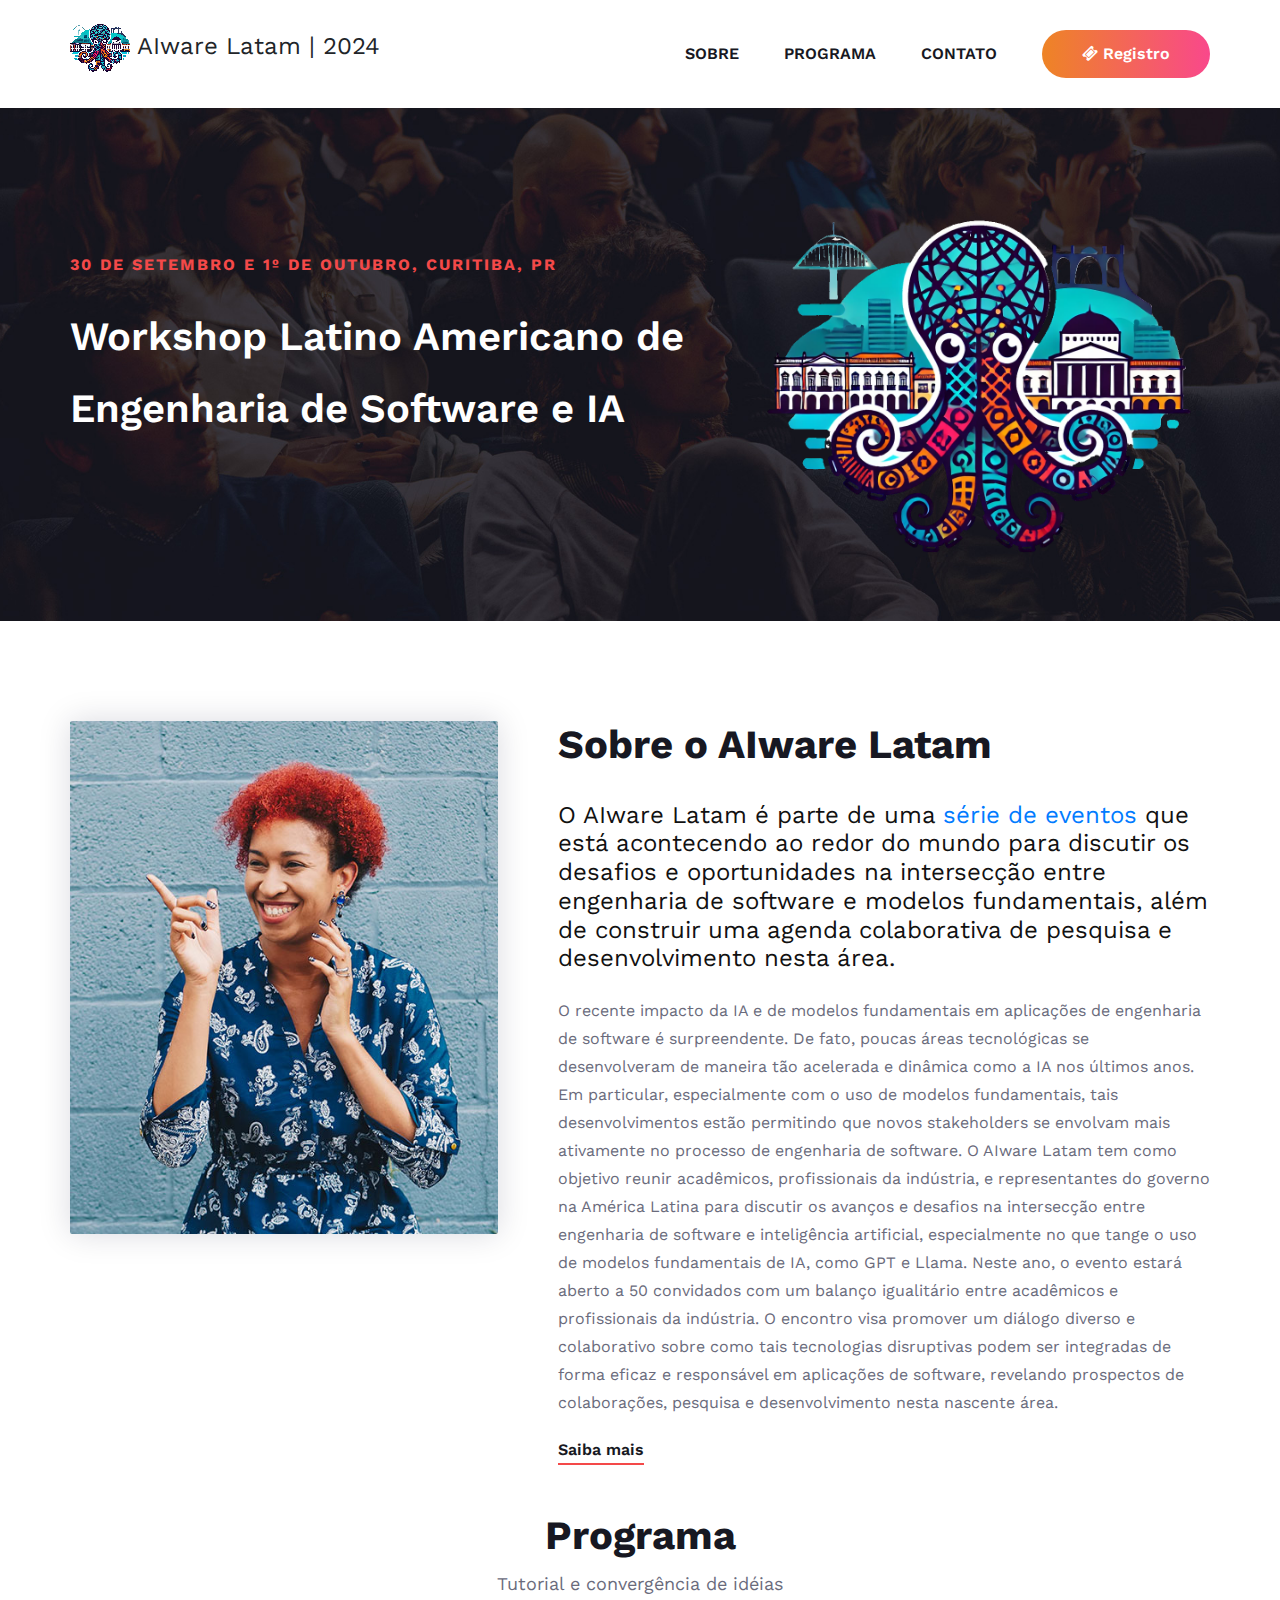
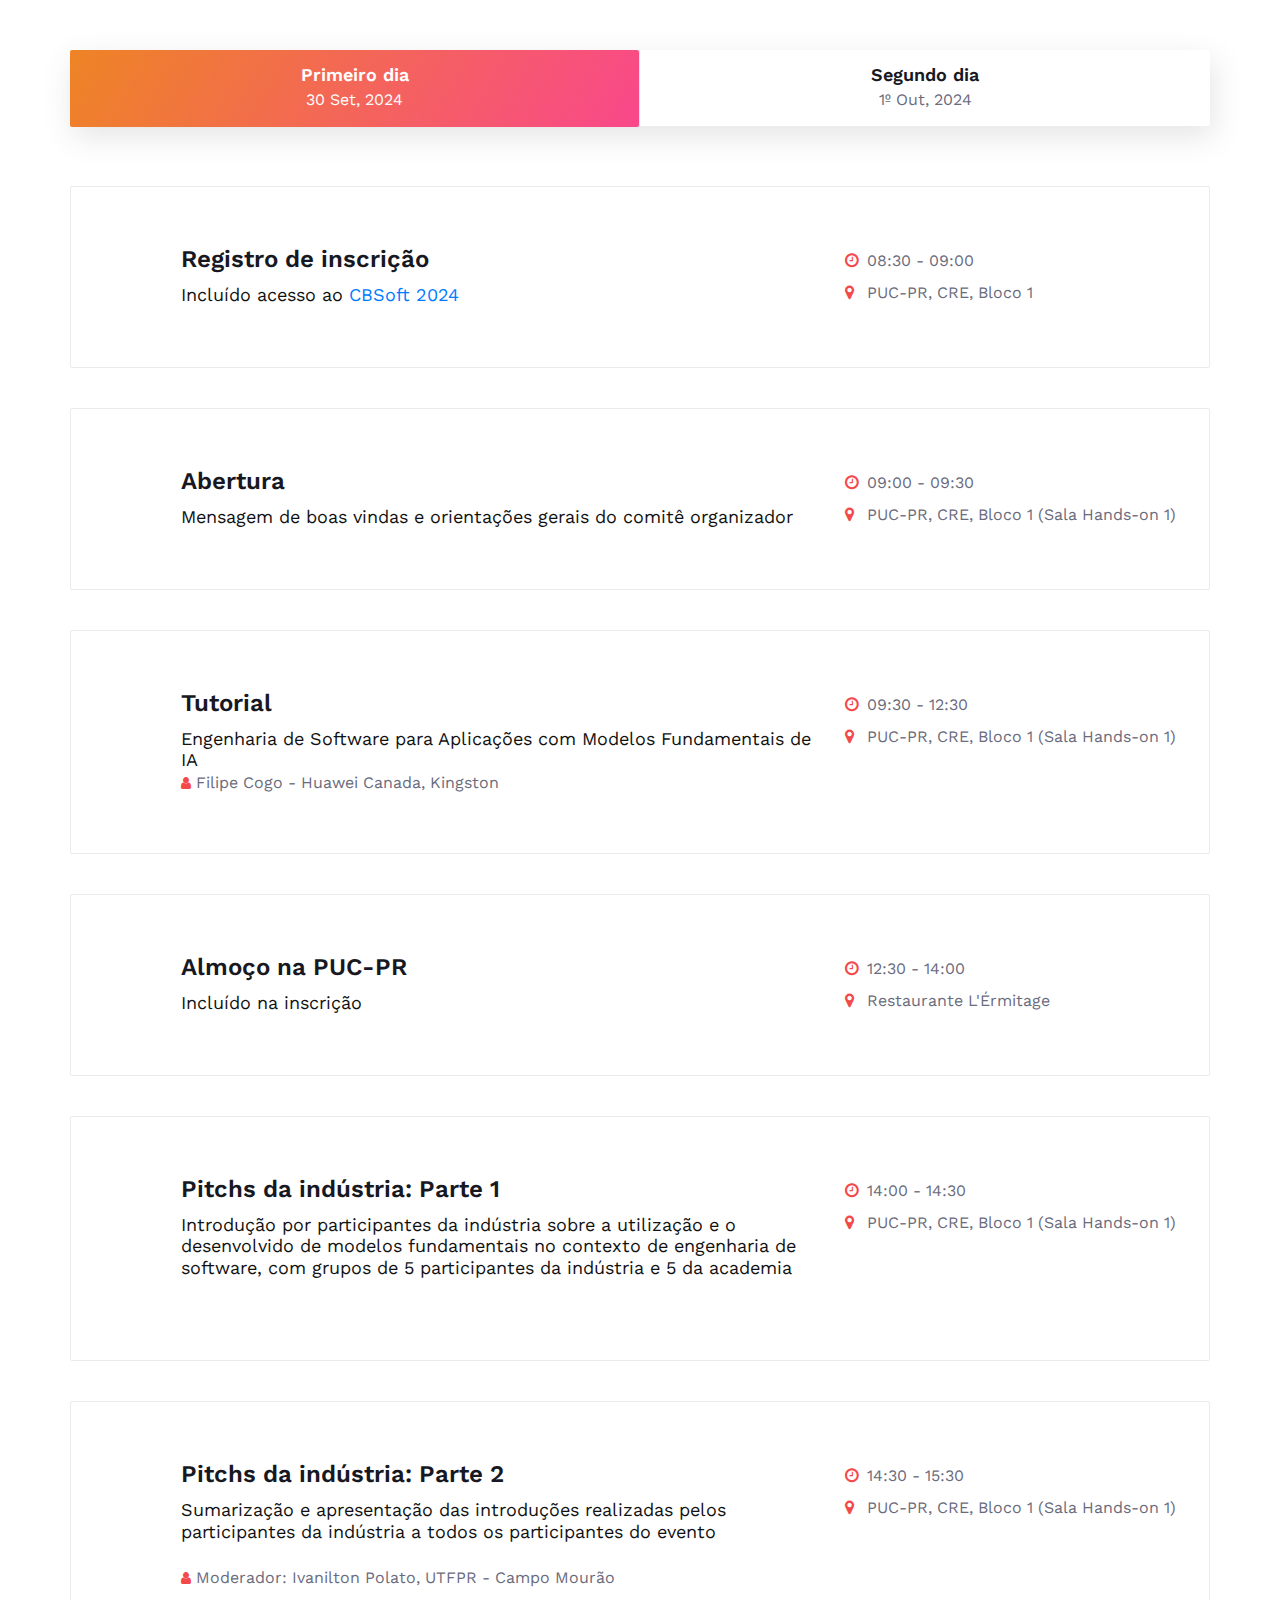
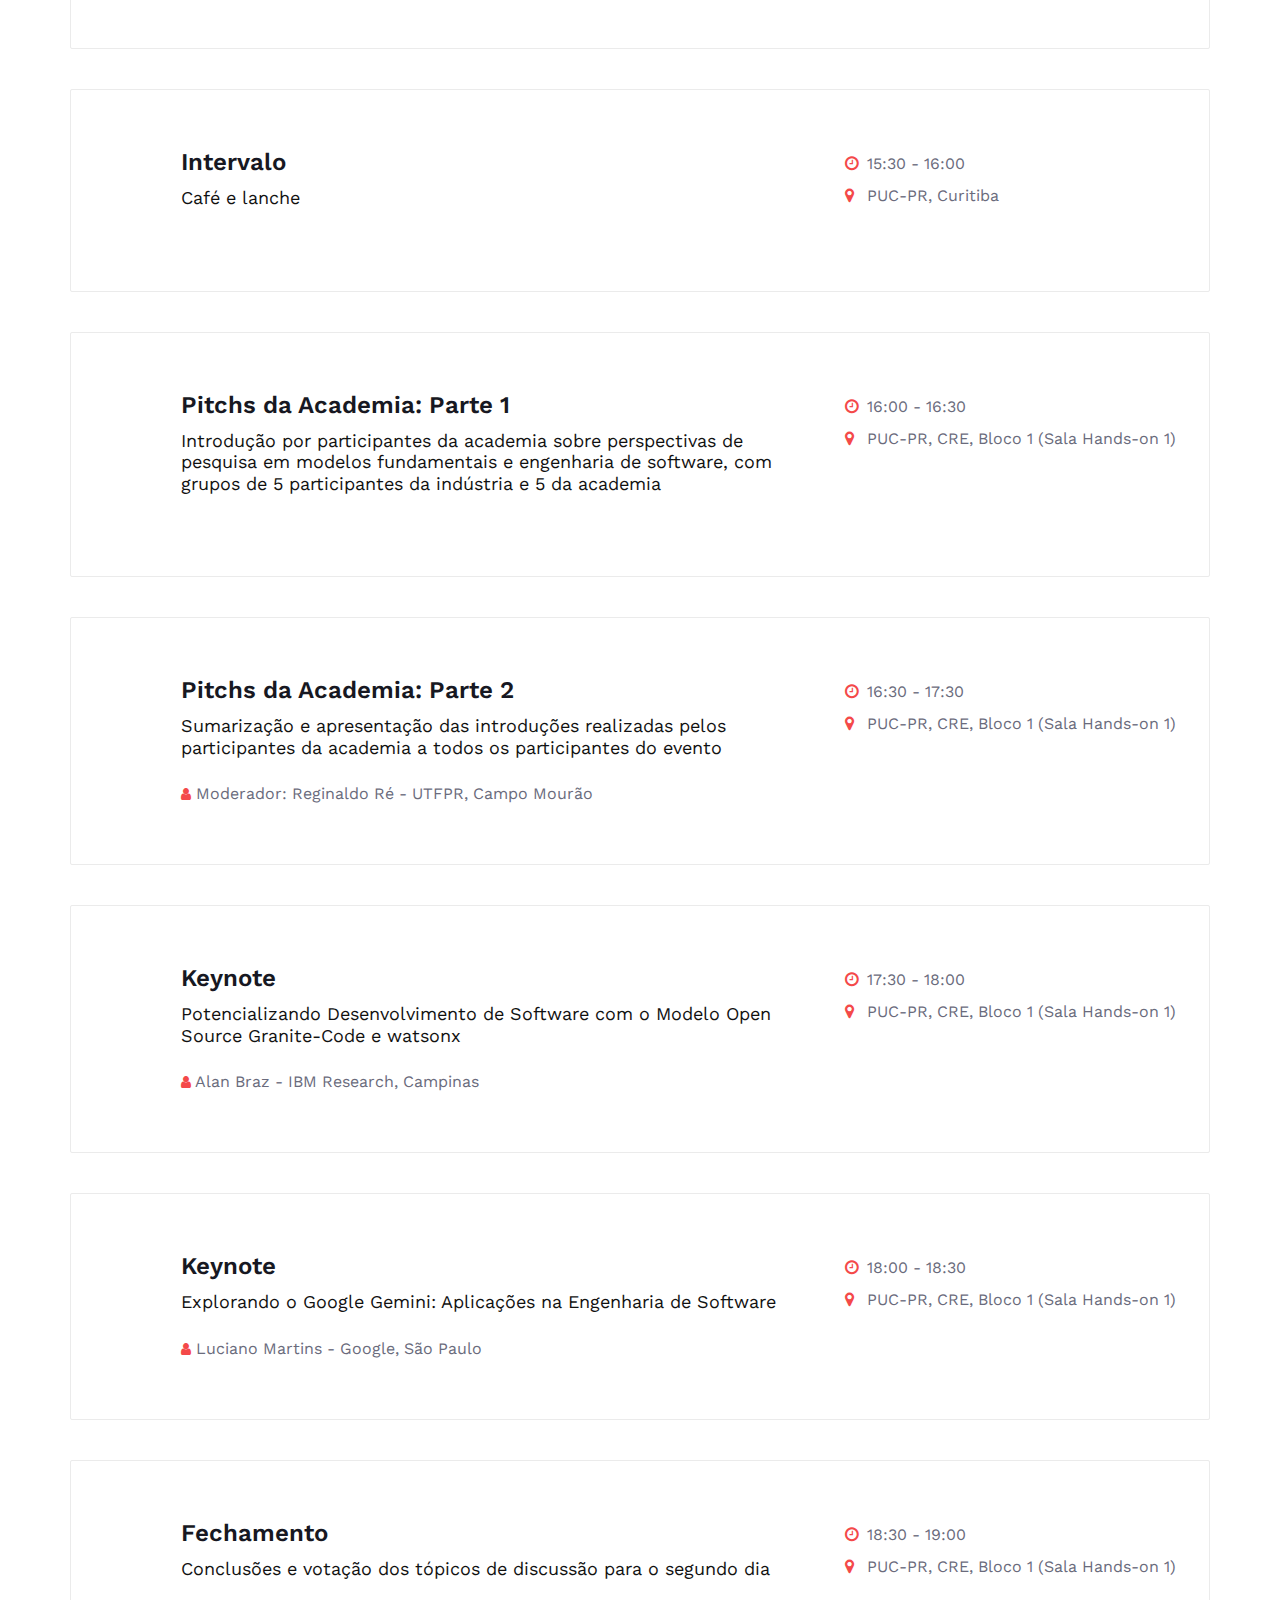
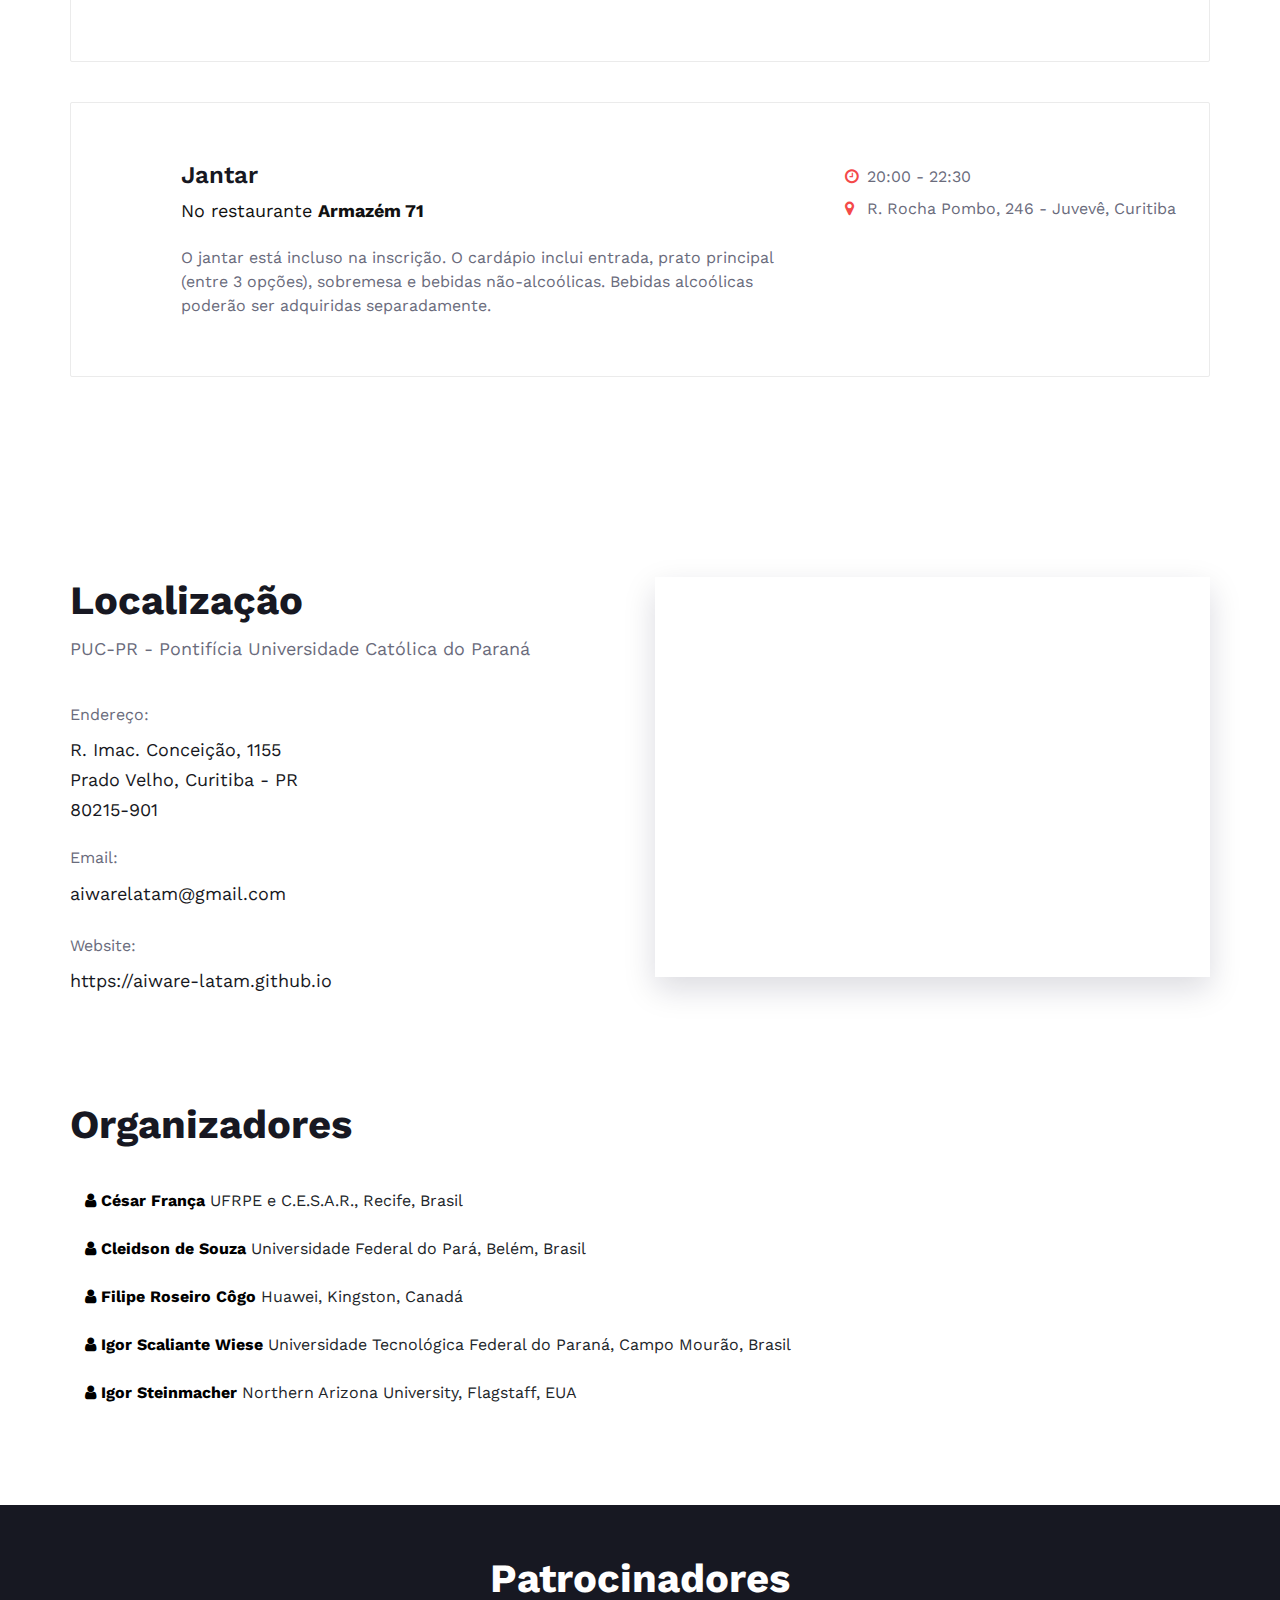
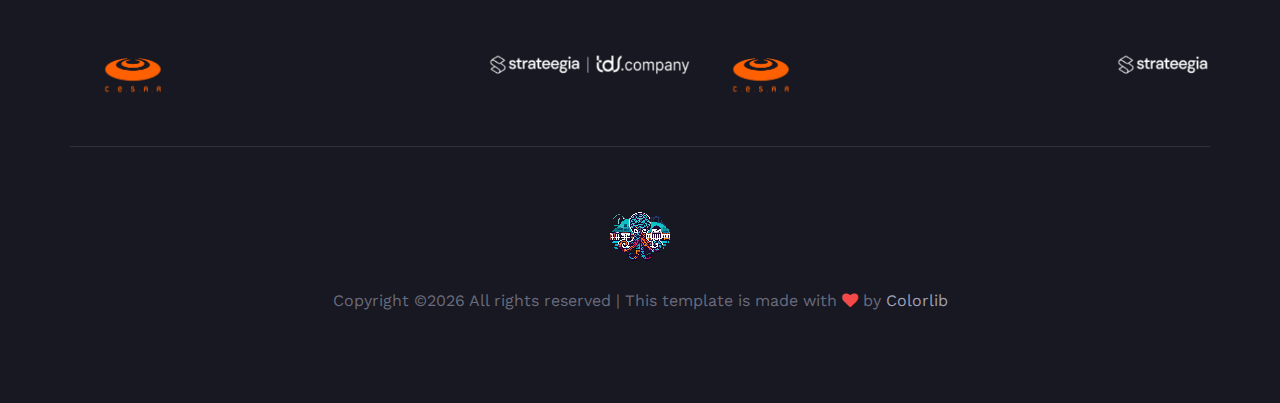
<file: 2024/index.html>
<!DOCTYPE html>
<html lang="zxx">

<head>
    <meta charset="UTF-8">
    <meta name="description" content="AIware Latam Website">
    <meta name="keywords" content="software engineering, foundation models, engenharia de software, modelos fundamentais">
    <meta name="viewport" content="width=device-width, initial-scale=1.0">
    <meta http-equiv="X-UA-Compatible" content="ie=edge">
    <title>AIware | Latam</title>

    <!-- Google Font -->
    <link href="https://fonts.googleapis.com/css?family=Work+Sans:400,500,600,700,800,900&display=swap"
        rel="stylesheet">
    <link href="https://fonts.googleapis.com/css?family=Poppins:400,500,600,700&display=swap" rel="stylesheet">


    <!-- Css Styles -->
    <link rel="stylesheet" href="../css/bootstrap.min.css" type="text/css">
    <link rel="stylesheet" href="../css/font-awesome.min.css" type="text/css">
    <link rel="stylesheet" href="../css/elegant-icons.css" type="text/css">
    <link rel="stylesheet" href="../css/owl.carousel.min.css" type="text/css">
    <link rel="stylesheet" href="../css/magnific-popup.css" type="text/css">
    <link rel="stylesheet" href="../css/slicknav.min.css" type="text/css">
    <link rel="stylesheet" href="../css/style.css" type="text/css">
</head>

<body>
    <!-- Page Preloder -->
    <div id="preloder">
        <div class="loader"></div>
    </div>

    <!-- Header Section Begin -->
    <header class="header-section">
        <div class="container">
            <div class="logo">
                <a href="./index.html">
                    <img src="../img/aiware-latam-logo-small.png" alt="">
                    <span>AIware Latam | 2024</span>
                </a>
            </div>
            <div class="nav-menu">
                <nav class="mainmenu mobile-menu">
                    <ul>
                        <!-- <li class="active"><a href="./index.html">Início</a></li> -->
                        <li><a href="#sobre">Sobre</a></li>
                        <!-- <li><a href="./speaker.html">Speakers</a>
                            <ul class="dropdown">
                                <li><a href="#">Jayden</a></li>
                                <li><a href="#">Sara</a></li>
                                <li><a href="#">Emma</a></li>
                                <li><a href="#">Harriet</a></li>
                            </ul>
                        </li> -->
                        <li><a href="#programa">Programa</a></li>
                        <!-- <li><a href="./blog.html">Blog</a></li> -->
                        <li><a href="#contato">Contato</a></li>
                        <!-- <li><a href="./contact.html">Organização</a></li> -->
                    </ul>
                </nav>
                <a href="http://cbsoft.sbc.org.br/2024/inscricoes/" class="primary-btn top-btn"><i class="fa fa-ticket"></i> Registro</a>
            </div>
            <div id="mobile-menu-wrap"></div>
        </div>
    </header>
    <!-- Header End -->

    <!-- Hero Section Begin -->
    <section class="hero-section set-bg" data-setbg="../img/hero.jpg">
        <div class="container">
            <div class="row">
                <div class="col-lg-7">
                    <div class="hero-text">
                        <span>30 de setembro e 1º de outubro, Curitiba, PR</span>
                        <!-- <h2>AIware Latam</h2> -->
                        <h2>Workshop Latino Americano de<br/> Engenharia de Software e IA</h2>
                        <!-- <a href="#" class="primary-btn">Buy Ticket</a> -->
                    </div>
                </div>
                <div class="col-lg-5">
                    <img src="../img/aiware-latam-logo-trans.png" alt="">
                </div>
            </div>
        </div>
    </section>
    <!-- Hero Section End -->

    <!-- Counter Section Begin -->
    <!-- <section class="counter-section bg-gradient">
        <div class="container">
            <div class="row">
                <div class="col-lg-4">
                    <div class="counter-text">
                        <span>Data da conferência</span>
                        <h3>Conte cada segundo <br />até o evento</h3>
                    </div>
                </div>
                <div class="col-lg-8">
                    <div class="cd-timer" id="countdown">
                        <div class="cd-item">
                            <span>40</span>
                            <p>Dias</p>
                        </div>
                        <div class="cd-item">
                            <span>18</span>
                            <p>Horas</p>
                        </div>
                        <div class="cd-item">
                            <span>46</span>
                            <p>Minutos</p>
                        </div>
                        <div class="cd-item">
                            <span>32</span>
                            <p>Segundos</p>
                        </div>
                    </div>
                </div>
            </div>
        </div>
    </section> -->
    <!-- Counter Section End -->

    <!-- Home About Section Begin -->
    <section class="home-about-section spad" id="sobre">
        <div class="container">
            <div class="row">
                <div class="col-lg-5">
                    <div class="ha-pic">
                        <img src="../img/h-about.jpg" alt="">
                    </div>
                </div>
                <div class="col-lg-7">
                    <div class="ha-text">
                        <h2>Sobre o AIware Latam</h2>
                        <h4> O AIware Latam é parte de uma <a href="https://fmse.io"">série de eventos</a> que está acontecendo 
                            ao redor do mundo para discutir os desafios e oportunidades na intersecção entre engenharia de software e 
                            modelos fundamentais, além de construir uma agenda colaborativa de pesquisa e desenvolvimento nesta área.</h4>
                        <br/>
                        <p>O recente impacto da IA e de modelos fundamentais em aplicações de engenharia de software é 
                            surpreendente. De fato, poucas áreas tecnológicas se desenvolveram de maneira tão acelerada 
                            e dinâmica como a IA nos últimos anos. Em particular, especialmente com o uso de modelos 
                            fundamentais, tais desenvolvimentos estão permitindo que novos stakeholders se envolvam mais 
                            ativamente no processo de engenharia de software. O AIware Latam tem como objetivo reunir acadêmicos,
                            profissionais da indústria, e representantes do governo na América Latina para discutir os avanços e desafios na intersecção 
                            entre engenharia de software e inteligência artificial, especialmente no que tange o uso de modelos 
                            fundamentais de IA, como GPT e Llama. Neste ano, o evento estará aberto a 50 convidados com um balanço igualitário 
                            entre acadêmicos e profissionais da indústria. O encontro visa promover um diálogo diverso e colaborativo 
                            sobre como tais tecnologias disruptivas podem ser integradas de forma eficaz e responsável em aplicações 
                            de software, revelando prospectos de colaborações, pesquisa e desenvolvimento nesta nascente área.</p>
                        <!-- <ul>
                            <li><span class="icon_check"></span> Write On Your Business Card</li>
                            <li><span class="icon_check"></span> Advertising Outdoors</li>
                            <li><span class="icon_check"></span> Effective Advertising Pointers</li>
                            <li><span class="icon_check"></span> Kook 2 Directory Add Url Free</li>
                        </ul> -->
                        <a href="about-us.html" class="ha-btn">Saiba mais</a>
                    </div>
                </div>
            </div>
        </div>
    </section>
    <!-- Home About Section End -->

    <!-- Team Member Section Begin -->
    <!-- <section class="team-member-section">
        <div class="container">
            <div class="row">
                <div class="col-lg-12">
                    <div class="section-title">
                        <h2>Who’s speaking</h2>
                        <p>These are our communicators, you can see each person information</p>
                    </div>
                </div>
            </div>
        </div>
        <div class="member-item set-bg" data-setbg="img/team-member/member-1.jpg">
            <div class="mi-social">
                <div class="mi-social-inner bg-gradient">
                    <a href="#"><i class="fa fa-facebook"></i></a>
                    <a href="#"><i class="fa fa-instagram"></i></a>
                    <a href="#"><i class="fa fa-twitter"></i></a>
                    <a href="#"><i class="fa fa-linkedin"></i></a>
                </div>
            </div>
            <div class="mi-text">
                <h5>Emma Sandoval</h5>
                <span>Speaker</span>
            </div>
        </div>
        <div class="member-item set-bg" data-setbg="img/team-member/member-2.jpg">
            <div class="mi-social">
                <div class="mi-social-inner bg-gradient">
                    <a href="#"><i class="fa fa-facebook"></i></a>
                    <a href="#"><i class="fa fa-instagram"></i></a>
                    <a href="#"><i class="fa fa-twitter"></i></a>
                    <a href="#"><i class="fa fa-linkedin"></i></a>
                </div>
            </div>
            <div class="mi-text">
                <h5>Emma Sandoval</h5>
                <span>Speaker</span>
            </div>
        </div>
        <div class="member-item set-bg" data-setbg="img/team-member/member-3.jpg">
            <div class="mi-social">
                <div class="mi-social-inner bg-gradient">
                    <a href="#"><i class="fa fa-facebook"></i></a>
                    <a href="#"><i class="fa fa-instagram"></i></a>
                    <a href="#"><i class="fa fa-twitter"></i></a>
                    <a href="#"><i class="fa fa-linkedin"></i></a>
                </div>
            </div>
            <div class="mi-text">
                <h5>Emma Sandoval</h5>
                <span>Speaker</span>
            </div>
        </div>
        <div class="member-item set-bg" data-setbg="img/team-member/member-4.jpg">
            <div class="mi-social">
                <div class="mi-social-inner bg-gradient">
                    <a href="#"><i class="fa fa-facebook"></i></a>
                    <a href="#"><i class="fa fa-instagram"></i></a>
                    <a href="#"><i class="fa fa-twitter"></i></a>
                    <a href="#"><i class="fa fa-linkedin"></i></a>
                </div>
            </div>
            <div class="mi-text">
                <h5>Emma Sandoval</h5>
                <span>Speaker</span>
            </div>
        </div>
        <div class="member-item set-bg" data-setbg="img/team-member/member-5.jpg">
            <div class="mi-social">
                <div class="mi-social-inner bg-gradient">
                    <a href="#"><i class="fa fa-facebook"></i></a>
                    <a href="#"><i class="fa fa-instagram"></i></a>
                    <a href="#"><i class="fa fa-twitter"></i></a>
                    <a href="#"><i class="fa fa-linkedin"></i></a>
                </div>
            </div>
            <div class="mi-text">
                <h5>Emma Sandoval</h5>
                <span>Speaker</span>
            </div>
        </div>
        <div class="member-item set-bg" data-setbg="img/team-member/member-6.jpg">
            <div class="mi-social">
                <div class="mi-social-inner bg-gradient">
                    <a href="#"><i class="fa fa-facebook"></i></a>
                    <a href="#"><i class="fa fa-instagram"></i></a>
                    <a href="#"><i class="fa fa-twitter"></i></a>
                    <a href="#"><i class="fa fa-linkedin"></i></a>
                </div>
            </div>
            <div class="mi-text">
                <h5>Emma Sandoval</h5>
                <span>Speaker</span>
            </div>
        </div>
        <div class="member-item set-bg" data-setbg="img/team-member/member-7.jpg">
            <div class="mi-social">
                <div class="mi-social-inner bg-gradient">
                    <a href="#"><i class="fa fa-facebook"></i></a>
                    <a href="#"><i class="fa fa-instagram"></i></a>
                    <a href="#"><i class="fa fa-twitter"></i></a>
                    <a href="#"><i class="fa fa-linkedin"></i></a>
                </div>
            </div>
            <div class="mi-text">
                <h5>Emma Sandoval</h5>
                <span>Speaker</span>
            </div>
        </div>
        <div class="member-item set-bg" data-setbg="img/team-member/member-8.jpg">
            <div class="mi-social">
                <div class="mi-social-inner bg-gradient">
                    <a href="#"><i class="fa fa-facebook"></i></a>
                    <a href="#"><i class="fa fa-instagram"></i></a>
                    <a href="#"><i class="fa fa-twitter"></i></a>
                    <a href="#"><i class="fa fa-linkedin"></i></a>
                </div>
            </div>
            <div class="mi-text">
                <h5>Emma Sandoval</h5>
                <span>Speaker</span>
            </div>
        </div>
        <div class="member-item set-bg" data-setbg="img/team-member/member-9.jpg">
            <div class="mi-social">
                <div class="mi-social-inner bg-gradient">
                    <a href="#"><i class="fa fa-facebook"></i></a>
                    <a href="#"><i class="fa fa-instagram"></i></a>
                    <a href="#"><i class="fa fa-twitter"></i></a>
                    <a href="#"><i class="fa fa-linkedin"></i></a>
                </div>
            </div>
            <div class="mi-text">
                <h5>Emma Sandoval</h5>
                <span>Speaker</span>
            </div>
        </div>
        <div class="member-item set-bg" data-setbg="img/team-member/member-10.jpg">
            <div class="mi-social">
                <div class="mi-social-inner bg-gradient">
                    <a href="#"><i class="fa fa-facebook"></i></a>
                    <a href="#"><i class="fa fa-instagram"></i></a>
                    <a href="#"><i class="fa fa-twitter"></i></a>
                    <a href="#"><i class="fa fa-linkedin"></i></a>
                </div>
            </div>
            <div class="mi-text">
                <h5>Emma Sandoval</h5>
                <span>Speaker</span>
            </div>
        </div>
    </section> -->
    <!-- Team Member Section End -->

    <!-- Schedule Section Begin -->
    <!-- <section class="schedule-section spad"> -->
    <section class="schedule-section" id="programa">
        <div class="container">
            <div class="row">
                <div class="col-lg-12">
                    <div class="section-title">
                        <h2>Programa</h2>
                        <p>Tutorial e convergência de idéias</p>
                    </div>
                </div>
            </div>
            <div class="row">
                <div class="col-lg-12">
                    <div class="schedule-tab">
                        <ul class="nav nav-tabs" role="tablist">
                            <li class="nav-item">
                                <a class="nav-link active" data-toggle="tab" href="#tabs-1" role="tab">
                                    <h5>Primeiro dia</h5>
                                    <p>30 Set, 2024</p>
                                </a>
                            </li>
                            <li class="nav-item">
                                <a class="nav-link" data-toggle="tab" href="#tabs-2" role="tab">
                                    <h5>Segundo dia</h5>
                                    <p>1º Out, 2024</p>
                                </a>
                            </li>
                            <!-- <li class="nav-item">
                                <a class="nav-link" data-toggle="tab" href="#tabs-3" role="tab">
                                    <h5>Day 3</h5>
                                    <p>May 06, 2019</p>
                                </a>
                            </li>
                            <li class="nav-item">
                                <a class="nav-link" data-toggle="tab" href="#tabs-4" role="tab">
                                    <h5>Day 4</h5>
                                    <p>May 07, 2019</p>
                                </a>
                            </li>
                            <li class="nav-item">
                                <a class="nav-link" data-toggle="tab" href="#tabs-5" role="tab">
                                    <h5>Day 5</h5>
                                    <p>May 08, 2019</p>
                                </a>
                            </li> -->
                        </ul>
                        <!-- Tab panes -->
                        <div class="tab-content">
                            <div class="tab-pane active" id="tabs-1" role="tabpanel">
                                <div class="st-content">
                                    <div class="container">
                                        <div class="row">
                                            <div class="col-lg-1">
                                                <!-- <div class="sc-pic">
                                                    <img src="img/schedule/schedule-1.jpg" alt="">
                                                </div> -->
                                            </div>
                                            <div class="col-lg-7">
                                                <div class="sc-text">
                                                    <h4>Registro de inscrição</h4>
                                                    <h5>Incluído acesso ao <a href="http://cbsoft.sbc.org.br/2024/cbsoft/">CBSoft 2024</a></h5>
                                                    <!-- <ul>
                                                        <li><i class="fa fa-user"></i> John Smith</li>
                                                        <li><i class="fa fa-envelope"></i> john@Colorlib.com
                                                        </li>
                                                    </ul> -->
                                                </div>
                                            </div>
                                            <div class="col-lg-4">
                                                <ul class="sc-widget">
                                                    <li><i class="fa fa-clock-o"></i> 08:30 - 09:00</li>
                                                    <li><i class="fa fa-map-marker"></i> PUC-PR, CRE, Bloco 1
                                                    </li>
                                                </ul>
                                            </div>
                                        </div>
                                    </div>
                                </div>
                                <div class="st-content">
                                    <div class="container">
                                        <div class="row">
                                            <div class="col-lg-1">
                                                <!-- <div class="sc-pic">
                                                    <img src="img/schedule/schedule-1.jpg" alt="">
                                                </div> -->
                                            </div>
                                            <div class="col-lg-7">
                                                <div class="sc-text">
                                                    <h4>Abertura</h4>
                                                    <h5>Mensagem de boas vindas e orientações gerais do comitê organizador</h5>
                                                    <!-- <ul>
                                                        <li><i class="fa fa-user"></i> John Smith</li>
                                                        <li><i class="fa fa-envelope"></i> john@Colorlib.com
                                                        </li>
                                                    </ul> -->
                                                </div>
                                            </div>
                                            <div class="col-lg-4">
                                                <ul class="sc-widget">
                                                    <li><i class="fa fa-clock-o"></i> 09:00 - 09:30</li>
                                                    <li><i class="fa fa-map-marker"></i> PUC-PR, CRE, Bloco 1 (Sala Hands-on 1)
                                                    </li>
                                                </ul>
                                            </div>
                                        </div>
                                    </div>
                                </div>
                                <div class="st-content">
                                    <div class="container">
                                        <div class="row">
                                            <div class="col-lg-1">
                                                <!-- <div class="sc-pic">
                                                    <img src="img/schedule/schedule-2.jpg" alt="">
                                                </div> -->
                                            </div>
                                            <div class="col-lg-7">
                                                <div class="sc-text">
                                                    <h4>Tutorial</h4>
                                                    <h5>Engenharia de Software para Aplicações com Modelos Fundamentais de IA</h5>
                                                    <ul>
                                                        <li><a href="https://filipecogo.pro"><i class="fa fa-user"></i></a> Filipe Cogo - Huawei Canada, Kingston</li>
                                                        <!-- <li><i class="fa fa-envelope"></i> john@Colorlib.com
                                                        </li> -->
                                                    </ul>
                                                </div>
                                            </div>
                                            <div class="col-lg-4">
                                                <ul class="sc-widget">
                                                    <li><i class="fa fa-clock-o"></i> 09:30 - 12:30</li>
                                                    <li><i class="fa fa-map-marker"></i> PUC-PR, CRE, Bloco 1 (Sala Hands-on 1)
                                                    </li>
                                                </ul>
                                            </div>
                                        </div>
                                    </div>
                                </div>
                                <div class="st-content">
                                    <div class="container">
                                        <div class="row">
                                            <div class="col-lg-1">
                                                <!-- <div class="sc-pic">
                                                    <img src="img/schedule/schedule-3.jpg" alt="">
                                                </div> -->
                                            </div>
                                            <div class="col-lg-7">
                                                <div class="sc-text">
                                                    <h4>Almoço na PUC-PR</h4>
                                                    <h5>Incluído na inscrição</h5>
                                                    <!-- <ul>
                                                        <li><i class="fa fa-user"></i> John Smith</li>
                                                        <li><i class="fa fa-envelope"></i> john@Colorlib.com
                                                        </li>
                                                    </ul> -->
                                                </div>
                                            </div>
                                            <div class="col-lg-4">
                                                <ul class="sc-widget">
                                                    <li><i class="fa fa-clock-o"></i> 12:30 - 14:00</li>
                                                    <li><i class="fa fa-map-marker"></i> Restaurante L'Érmitage
                                                    </li>
                                                </ul>
                                            </div>
                                        </div>
                                    </div>
                                </div>
                                <div class="st-content">
                                    <div class="container">
                                        <div class="row">
                                            <div class="col-lg-1">
                                                <!-- <div class="sc-pic">
                                                    <img src="img/schedule/schedule-4.jpg" alt="">
                                                </div> -->
                                            </div>
                                            <div class="col-lg-7">
                                                <div class="sc-text">
                                                    <h4>Pitchs da indústria: Parte 1</h4>
                                                    <h5>Introdução por participantes da indústria sobre a utilização e o desenvolvido de modelos fundamentais no contexto de engenharia de software, com grupos de 5 participantes da indústria e 5 da academia</h5><br/>
                                                    
                                                    <!-- <ul> -->
                                                        <!-- <li><a href="https://www.utfpr.edu.br/cursos/coordenacoes/stricto-sensu/ppgcc-cm/area-academica/docentes/ivanilton-polato"><i class="fa fa-user"></i></a> Moderador: Ivanilton Polato - UTFPR, Campo Mourão</li> -->
                                                        <!-- <li><i class="fa fa-envelope"></i> john@Colorlib.com -->
                                                        <!-- </li> -->
                                                    <!-- </ul> -->
                                                </div>
                                            </div>
                                            <div class="col-lg-4">
                                                <ul class="sc-widget">
                                                    <li><i class="fa fa-clock-o"></i> 14:00 - 14:30</li>
                                                    <li><i class="fa fa-map-marker"></i> PUC-PR, CRE, Bloco 1 (Sala Hands-on 1)
                                                    </li>
                                                </ul>
                                            </div>
                                        </div>
                                    </div>
                                </div>
                                <div class="st-content">
                                    <div class="container">
                                        <div class="row">
                                            <div class="col-lg-1">
                                                <!-- <div class="sc-pic">
                                                    <img src="img/schedule/schedule-4.jpg" alt="">
                                                </div> -->
                                            </div>
                                            <div class="col-lg-7">
                                                <div class="sc-text">
                                                    <h4>Pitchs da indústria: Parte 2</h4>
                                                    <h5>Sumarização e apresentação das introduções realizadas pelos participantes da indústria a todos os participantes do evento</h5><br/>
                                                    
                                                    <ul>
                                                        <li><a href="https://www.utfpr.edu.br/cursos/coordenacoes/stricto-sensu/ppgcc-cm/area-academica/docentes/ivanilton-polato"><i class="fa fa-user"></i></a> Moderador: Ivanilton Polato, UTFPR - Campo Mourão</li>
                                                        <!-- <li><i class="fa fa-envelope"></i> john@Colorlib.com -->
                                                        </li>
                                                    </ul>
                                                </div>
                                            </div>
                                            <div class="col-lg-4">
                                                <ul class="sc-widget">
                                                    <li><i class="fa fa-clock-o"></i> 14:30 - 15:30</li>
                                                    <li><i class="fa fa-map-marker"></i> PUC-PR, CRE, Bloco 1 (Sala Hands-on 1)
                                                    </li>
                                                </ul>
                                            </div>
                                        </div>
                                    </div>
                                </div>
                                <div class="st-content">
                                    <div class="container">
                                        <div class="row">
                                            <div class="col-lg-1">
                                                <!-- <div class="sc-pic">
                                                    <img src="img/schedule/schedule-4.jpg" alt="">
                                                </div> -->
                                            </div>
                                            <div class="col-lg-7">
                                                <div class="sc-text">
                                                    <h4>Intervalo</h4>
                                                    <h5>Café e lanche</h5><br/>
                                                    
                                                    <!-- <ul>
                                                        <li><i class="fa fa-user"></i> Moderador: César França - C.E.S.A.R, Recife</li>
                                                            <li><i class="fa fa-envelope"></i> john@Colorlib.com
                                                        </li>
                                                    </ul> -->
                                                </div>
                                            </div>
                                            <div class="col-lg-4">
                                                <ul class="sc-widget">
                                                    <li><i class="fa fa-clock-o"></i> 15:30 - 16:00</li>
                                                    <li><i class="fa fa-map-marker"></i> PUC-PR, Curitiba
                                                    </li>
                                                </ul>
                                            </div>
                                        </div>
                                    </div>
                                </div>
                                <div class="st-content">
                                    <div class="container">
                                        <div class="row">
                                            <div class="col-lg-1">
                                                <!-- <div class="sc-pic">
                                                    <img src="img/schedule/schedule-4.jpg" alt="">
                                                </div> -->
                                            </div>
                                            <div class="col-lg-7">
                                                <div class="sc-text">
                                                    <h4>Pitchs da Academia: Parte 1</h4>
                                                    <h5>Introdução por participantes da academia sobre perspectivas de pesquisa em modelos fundamentais e engenharia de software, com grupos de 5 participantes da indústria e 5 da academia</h5><br/>
                                                    <!-- <ul> -->
                                                        <!-- <li><a href="https://www.google.com/url?sa=t&source=web&rct=j&opi=89978449&url=https://br.linkedin.com/in/reginaldo-r%25C3%25A9-0328aa30&ved=2ahUKEwizucDuiZ2IAxW7vokEHYUOECkQFnoECBgQAQ&usg=AOvVaw2BQt1brdeb12V79b3klp7j"><i class="fa fa-user"></i></a> Moderador: Reginaldo Ré - UTFPR, Campo Mourão</li> -->
                                                            <!-- <li><i class="fa fa-envelope"></i> john@Colorlib.com -->
                                                        <!-- </li> -->
                                                    <!-- </ul> -->
                                                </div>
                                            </div>
                                            <div class="col-lg-4">
                                                <ul class="sc-widget">
                                                    <li><i class="fa fa-clock-o"></i> 16:00 - 16:30</li>
                                                    <li><i class="fa fa-map-marker"></i> PUC-PR, CRE, Bloco 1 (Sala Hands-on 1)
                                                    </li>
                                                </ul>
                                            </div>
                                        </div>
                                    </div>
                                </div>
                                <div class="st-content">
                                    <div class="container">
                                        <div class="row">
                                            <div class="col-lg-1">
                                                <!-- <div class="sc-pic">
                                                    <img src="img/schedule/schedule-4.jpg" alt="">
                                                </div> -->
                                            </div>
                                            <div class="col-lg-7">
                                                <div class="sc-text">
                                                    <h4>Pitchs da Academia: Parte 2</h4>
                                                    <h5>Sumarização e apresentação das introduções realizadas pelos participantes da academia a todos os participantes do evento</h5><br/>
                                                    <ul>
                                                        <li><a href="https://br.linkedin.com/in/reginaldo-r%25C3%25A9-0328aa30"><i class="fa fa-user"></i></a> Moderador: Reginaldo Ré - UTFPR, Campo Mourão</li>
                                                            <!-- <li><i class="fa fa-envelope"></i> john@Colorlib.com -->
                                                        <!-- </li> -->
                                                    </ul>
                                                </div>
                                            </div>
                                            <div class="col-lg-4">
                                                <ul class="sc-widget">
                                                    <li><i class="fa fa-clock-o"></i> 16:30 - 17:30</li>
                                                    <li><i class="fa fa-map-marker"></i> PUC-PR, CRE, Bloco 1 (Sala Hands-on 1)
                                                    </li>
                                                </ul>
                                            </div>
                                        </div>
                                    </div>
                                </div>
                                <div class="st-content">
                                    <div class="container">
                                        <div class="row">
                                            <div class="col-lg-1">
                                                <!-- <div class="sc-pic">
                                                    <img src="img/schedule/schedule-4.jpg" alt="">
                                                </div> -->
                                            </div>
                                            <div class="col-lg-7">
                                                <div class="sc-text">
                                                    <h4>Keynote</h4>
                                                    <h5>Potencializando Desenvolvimento de Software com o Modelo Open Source Granite-Code e watsonx</h5><br/>
                                                    <ul>
                                                        <li><a href="https://about.me/alanbraz"><i class="fa fa-user"></i></a> Alan Braz - IBM Research, Campinas</li>
                                                            <!-- <li><i class="fa fa-envelope"></i> john@Colorlib.com -->
                                                        <!-- </li> -->
                                                    </ul>
                                                </div>
                                            </div>
                                            <div class="col-lg-4">
                                                <ul class="sc-widget">
                                                    <li><i class="fa fa-clock-o"></i> 17:30 - 18:00</li>
                                                    <li><i class="fa fa-map-marker"></i> PUC-PR, CRE, Bloco 1 (Sala Hands-on 1)
                                                    </li>
                                                </ul>
                                            </div>
                                        </div>
                                    </div>
                                </div>
                                <div class="st-content">
                                    <div class="container">
                                        <div class="row">
                                            <div class="col-lg-1">
                                                <!-- <div class="sc-pic">
                                                    <img src="img/schedule/schedule-4.jpg" alt="">
                                                </div> -->
                                            </div>
                                            <div class="col-lg-7">
                                                <div class="sc-text">
                                                    <h4>Keynote</h4>
                                                    <h5>Explorando o Google Gemini: Aplicações na Engenharia de Software</h5><br/>
                                                    <ul>
                                                        <li><a href="https://br.linkedin.com/in/lucianommartins"><i class="fa fa-user"></i></a> Luciano Martins - Google, São Paulo</li>
                                                            <!-- <li><i class="fa fa-envelope"></i> john@Colorlib.com -->
                                                        <!-- </li> -->
                                                    </ul>
                                                </div>
                                            </div>
                                            <div class="col-lg-4">
                                                <ul class="sc-widget">
                                                    <li><i class="fa fa-clock-o"></i> 18:00 - 18:30</li>
                                                    <li><i class="fa fa-map-marker"></i> PUC-PR, CRE, Bloco 1 (Sala Hands-on 1)
                                                    </li>
                                                </ul>
                                            </div>
                                        </div>
                                    </div>
                                </div>
                                <div class="st-content">
                                    <div class="container">
                                        <div class="row">
                                            <div class="col-lg-1">
                                                <!-- <div class="sc-pic">
                                                    <img src="img/schedule/schedule-4.jpg" alt="">
                                                </div> -->
                                            </div>
                                            <div class="col-lg-7">
                                                <div class="sc-text">
                                                    <h4>Fechamento</h4>
                                                    <h5>Conclusões e votação dos tópicos de discussão para o segundo dia</h5><br/>
                                                </div>
                                            </div>
                                            <div class="col-lg-4">
                                                <ul class="sc-widget">
                                                    <li><i class="fa fa-clock-o"></i> 18:30 - 19:00</li>
                                                    <li><i class="fa fa-map-marker"></i> PUC-PR, CRE, Bloco 1 (Sala Hands-on 1)
                                                    </li>
                                                </ul>
                                            </div>
                                        </div>
                                    </div>
                                </div>
                                <div class="st-content">
                                    <div class="container">
                                        <div class="row">
                                            <div class="col-lg-1">
                                                <!-- <div class="sc-pic">
                                                    <img src="img/schedule/schedule-4.jpg" alt="">
                                                </div> -->
                                            </div>
                                            <div class="col-lg-7">
                                                <div class="sc-text">
                                                    <h4>Jantar</h4>
                                                    <h5>No restaurante <b>Armazém 71</b></h5><br/>
                                                    
                                                    <ul>
                                                        <li>O jantar está incluso na inscrição. O cardápio inclui entrada, prato principal (entre 3 opções), sobremesa e bebidas não-alcoólicas. Bebidas alcoólicas poderão ser adquiridas separadamente.
                                                        </li>
                                                    </ul>
                                                </div>
                                            </div>
                                            <div class="col-lg-4">
                                                <ul class="sc-widget">
                                                    <li><i class="fa fa-clock-o"></i> 20:00 - 22:30</li>
                                                    <li><i class="fa fa-map-marker"></i> R. Rocha Pombo, 246 - Juvevê, Curitiba</li>
                                                </ul>
                                            </div>
                                        </div>
                                    </div>
                                </div>
                            </div>


                            <div class="tab-pane" id="tabs-2" role="tabpanel">
                                <div class="st-content">
                                    <div class="container">
                                        <div class="row">
                                            <div class="col-lg-1">
                                                <!-- <div class="sc-pic">
                                                    <img src="img/schedule/schedule-2.jpg" alt="">
                                                </div> -->
                                            </div>
                                            <div class="col-lg-7">
                                                <div class="sc-text">
                                                    <h4>Abertura</h4>
                                                    <h5>Divulgação dos resultados da votação de tópicos de discussão e orientação geral sobre a dinâmica dos grupos de trabalho (GTs)</h5><br/>
                                                    <ul>
                                                        <!-- <li><a href=""><i class="fa fa-user"></i></a> Palestrante: A definir</li> -->
                                                        <!-- <li><i class="fa fa-envelope"></i> john@Colorlib.com
                                                        </li> -->
                                                    </ul>
                                                </div>
                                            </div>
                                            <div class="col-lg-4">
                                                <ul class="sc-widget">
                                                    <li><i class="fa fa-clock-o"></i> 09:00 - 09:30</li>
                                                    <li><i class="fa fa-map-marker"></i> PUC-PR, CRE, Bloco 1 (Sala Hands-on 1)
                                                    </li>
                                                </ul>
                                            </div>
                                        </div>
                                    </div>
                                </div>
                                <div class="st-content">
                                    <div class="container">
                                        <div class="row">
                                            <div class="col-lg-1">
                                                <!-- <div class="sc-pic">
                                                    <img src="img/schedule/schedule-2.jpg" alt="">
                                                </div> -->
                                            </div>
                                            <div class="col-lg-7">
                                                <div class="sc-text">
                                                    <h4>Grupos de Trabalho: Sessão 1</h4>
                                                    <h5>Discussão dos tópicos selecionados por votação, com grupos de participantes da indústria e academia</h5><br/>
                                                    <ul>
                                                        <!-- <li><a href=""><i class="fa fa-user"></i></a> Moderador: Filipe Cogo - Filipe Cogo, Huawei Canada, Kingston</li>
                                                        <li><a href="http://igor.pro.br/"><i class="fa fa-user"></i></a> Moderador: Igor Steinmacher - Northern Arizona University (NAU), EUA, Flagstaff</li> -->
                                                        <!-- <li><i class="fa fa-envelope"></i> john@Colorlib.com
                                                        </li> -->
                                                    </ul>
                                                </div>
                                            </div>
                                            <div class="col-lg-4">
                                                <ul class="sc-widget">
                                                    <li><i class="fa fa-clock-o"></i> 09:30 - 10:30</li>
                                                    <li><i class="fa fa-map-marker"></i> PUC-PR, CRE, Bloco 1 (Sala Hands-on 1)
                                                    </li>
                                                </ul>
                                            </div>
                                        </div>
                                    </div>
                                </div>
                                <div class="st-content">
                                    <div class="container">
                                        <div class="row">
                                            <div class="col-lg-1">
                                                <!-- <div class="sc-pic">
                                                    <img src="img/schedule/schedule-4.jpg" alt="">
                                                </div> -->
                                            </div>
                                            <div class="col-lg-7">
                                                <div class="sc-text">
                                                    <h4>Intervalo</h4>
                                                    <h5>Café e lanche</h5><br/>
                                                    
                                                    <!-- <ul>
                                                        <li><i class="fa fa-user"></i> Moderador: César França - C.E.S.A.R, Recife</li>
                                                            <li><i class="fa fa-envelope"></i> john@Colorlib.com
                                                        </li>
                                                    </ul> -->
                                                </div>
                                            </div>
                                            <div class="col-lg-4">
                                                <ul class="sc-widget">
                                                    <li><i class="fa fa-clock-o"></i> 10:30 - 11:00</li>
                                                    <li><i class="fa fa-map-marker"></i> PUC-PR, CRE, Bloco 1
                                                    </li>
                                                </ul>
                                            </div>
                                        </div>
                                    </div>
                                </div>
                                <div class="st-content">
                                    <div class="container">
                                        <div class="row">
                                            <div class="col-lg-1">
                                                <!-- <div class="sc-pic">
                                                    <img src="img/schedule/schedule-4.jpg" alt="">
                                                </div> -->
                                            </div>
                                            <div class="col-lg-7">
                                                <div class="sc-text">
                                                    <h4>Grupos de Trabalho: Sessão 2</h4>
                                                    <h5>Discussão dos tópicos selecionados por votação, com grupos de participantes da indústria e academia</h5><br/>
                                                    
                                                    <!-- <ul>
                                                        <li><a href="https://sigaa.ufpa.br/sigaa/public/docente/portal.jsf?siape=1257623"><i class="fa fa-user"></i></a> Moderador: Cleidson de Souza - UFPA, Belém</li>
                                                        <li><i class="fa fa-envelope"></i> john@Colorlib.com
                                                        </li>
                                                    </ul> -->
                                                </div>
                                            </div>
                                            <div class="col-lg-4">
                                                <ul class="sc-widget">
                                                    <li><i class="fa fa-clock-o"></i> 11:00 - 12:00</li>
                                                    <li><i class="fa fa-map-marker"></i> PUC-PR, CRE, Bloco 1 (Sala Hands-on 1)
                                                    </li>
                                                </ul>
                                            </div>
                                        </div>
                                    </div>
                                </div>
                                <div class="st-content">
                                    <div class="container">
                                        <div class="row">
                                            <div class="col-lg-1">
                                                <!-- <div class="sc-pic">
                                                    <img src="img/schedule/schedule-3.jpg" alt="">
                                                </div> -->
                                            </div>
                                            <div class="col-lg-7">
                                                <div class="sc-text">
                                                    <h4>Almoço na PUC-PR</h4>
                                                    <h5>Incluído na inscrição</h5>
                                                    <!-- <ul>
                                                        <li><i class="fa fa-user"></i> John Smith</li>
                                                        <li><i class="fa fa-envelope"></i> john@Colorlib.com
                                                        </li>
                                                    </ul> -->
                                                </div>
                                            </div>
                                            <div class="col-lg-4">
                                                <ul class="sc-widget">
                                                    <li><i class="fa fa-clock-o"></i> 12:00 - 14:00</li>
                                                    <li><i class="fa fa-map-marker"></i> Yama Café
                                                    </li>
                                                </ul>
                                            </div>
                                        </div>
                                    </div>
                                </div>
                                <div class="st-content">
                                    <div class="container">
                                        <div class="row">
                                            <div class="col-lg-1">
                                                <!-- <div class="sc-pic">
                                                    <img src="img/schedule/schedule-4.jpg" alt="">
                                                </div> -->
                                            </div>
                                            <div class="col-lg-7">
                                                <div class="sc-text">
                                                    <h4>Consolidação dos resultados dos GTs</h4>
                                                    <h5>Sumarização das discussões por cada grupo de trabalho</h5><br/>
                                                    
                                                    <ul>
                                                        <!-- <li><a href="https://igorwiese.com"><i class="fa fa-user"></i></a> Moderador: Igor Scaliante Wiese - UTFPR, Campo Mourão</li> -->
                                                        <!-- <li><i class="fa fa-envelope"></i> john@Colorlib.com -->
                                                        </li>
                                                    </ul>
                                                </div>
                                            </div>
                                            <div class="col-lg-4">
                                                <ul class="sc-widget">
                                                    <li><i class="fa fa-clock-o"></i> 14:00 - 15:30</li>
                                                    <li><i class="fa fa-map-marker"></i> PUC-PR, CRE, Bloco 1 (Sala Hands-on 1)
                                                    </li>
                                                </ul>
                                            </div>
                                        </div>
                                    </div>
                                </div>
                                <div class="st-content">
                                    <div class="container">
                                        <div class="row">
                                            <div class="col-lg-1">
                                                <!-- <div class="sc-pic">
                                                    <img src="img/schedule/schedule-4.jpg" alt="">
                                                </div> -->
                                            </div>
                                            <div class="col-lg-7">
                                                <div class="sc-text">
                                                    <h4>Intervalo</h4>
                                                    <h5>Café e lanche</h5><br/>
                                                    
                                                    <!-- <ul>
                                                        <li><i class="fa fa-user"></i> Moderador: César França - C.E.S.A.R, Recife</li>
                                                            <li><i class="fa fa-envelope"></i> john@Colorlib.com
                                                        </li>
                                                    </ul> -->
                                                </div>
                                            </div>
                                            <div class="col-lg-4">
                                                <ul class="sc-widget">
                                                    <li><i class="fa fa-clock-o"></i> 15:30 - 16:00</li>
                                                    <li><i class="fa fa-map-marker"></i> PUC-PR, CRE, Bloco 1
                                                    </li>
                                                </ul>
                                            </div>
                                        </div>
                                    </div>
                                </div>
                                <div class="st-content">
                                    <div class="container">
                                        <div class="row">
                                            <div class="col-lg-1">
                                                <!-- <div class="sc-pic">
                                                    <img src="img/schedule/schedule-4.jpg" alt="">
                                                </div> -->
                                            </div>
                                            <div class="col-lg-7">
                                                <div class="sc-text">
                                                    <h4>Plenária</h4>
                                                    <h5>Apresentação das discussões de cada GT a todos os participantes do evento</h5><br/>
                                                    
                                                    <ul>
                                                        <!-- <li><a href=""><i class="fa fa-user"></i></a> Moderador: A ser definido</li> -->
                                                        <!-- <li><i class="fa fa-envelope"></i> john@Colorlib.com -->
                                                        </li>
                                                    </ul>
                                                </div>
                                            </div>
                                            <div class="col-lg-4">
                                                <ul class="sc-widget">
                                                    <li><i class="fa fa-clock-o"></i> 16:00 - 18:30</li>
                                                    <li><i class="fa fa-map-marker"></i> PUC-PR, CRE, Bloco 1 (Sala Hands-on 1)
                                                    </li>
                                                </ul>
                                            </div>
                                        </div>
                                    </div>
                                </div>
                                <div class="st-content">
                                    <div class="container">
                                        <div class="row">
                                            <div class="col-lg-1">
                                                <!-- <div class="sc-pic">
                                                    <img src="img/schedule/schedule-4.jpg" alt="">
                                                </div> -->
                                            </div>
                                            <div class="col-lg-7">
                                                <div class="sc-text">
                                                    <h4>Encerramento</h4>
                                                    <h5>Conclusões e AIware Latam 2025</h5><br/>
                                                    
                                                    <!-- <ul>
                                                        <li><i class="fa fa-user"></i> Moderador: César França - C.E.S.A.R, Recife</li>
                                                            <li><i class="fa fa-envelope"></i> john@Colorlib.com
                                                        </li>
                                                    </ul> -->
                                                </div>
                                            </div>
                                            <div class="col-lg-4">
                                                <ul class="sc-widget">
                                                    <li><i class="fa fa-clock-o"></i> 18:30 - 19:00</li>
                                                    <li><i class="fa fa-map-marker"></i> PUC-PR, CRE, Bloco 1 (Sala Hands-on 1)
                                                    </li>
                                                </ul>
                                            </div>
                                        </div>
                                    </div>
                                </div>
                            </div>
                        </div>
                    </div>
                </div>
            </div>
        </div>
    </section>
    <!-- Schedule Section End -->

    <!-- Pricing Section Begin -->
    <!-- <section class="pricing-section set-bg spad" data-setbg="img/pricing-bg.jpg">
        <div class="container">
            <div class="row">
                <div class="col-lg-12">
                    <div class="section-title">
                        <h2>Ticket Pricing</h2>
                        <p>Get your event ticket plan</p>
                    </div>
                </div>
            </div>
            <div class="row justify-content-center">
                <div class="col-lg-4 col-md-8">
                    <div class="price-item">
                        <h4>1 Day Pass</h4>
                        <div class="pi-price">
                            <h2><span>$</span>129</h2>
                        </div>
                        <ul>
                            <li>One Day Conference Ticket</li>
                            <li>Coffee-break</li>
                            <li>Lunch and Networking</li>
                            <li>Keynote talk</li>
                            <li>Talk to the Editors Session</li>
                        </ul>
                        <a href="#" class="price-btn">Get Ticket <span class="arrow_right"></span></a>
                    </div>
                </div>
                <div class="col-lg-4 col-md-8">
                    <div class="price-item top-rated">
                        <div class="tr-tag">
                            <i class="fa fa-star"></i>
                        </div>
                        <h4>Full Pass</h4>
                        <div class="pi-price">
                            <h2><span>$</span>199</h2>
                        </div>
                        <ul>
                            <li>One Day Conference Ticket</li>
                            <li>Coffee-break</li>
                            <li>Lunch and Networking</li>
                            <li>Keynote talk</li>
                            <li>Talk to the Editors Session</li>
                            <li>Lunch and Networking</li>
                            <li>Keynote talk</li>
                        </ul>
                        <a href="#" class="price-btn">Get Ticket <span class="arrow_right"></span></a>
                    </div>
                </div>
                <div class="col-lg-4 col-md-8">
                    <div class="price-item">
                        <h4>Group Pass</h4>
                        <div class="pi-price">
                            <h2><span>$</span>79</h2>
                        </div>
                        <ul>
                            <li>One Day Conference Ticket</li>
                            <li>Coffee-break</li>
                            <li>Lunch and Networking</li>
                            <li>Keynote talk</li>
                            <li>Talk to the Editors Session</li>
                        </ul>
                        <a href="#" class="price-btn">Get Ticket <span class="arrow_right"></span></a>
                    </div>
                </div>
            </div>
        </div>
    </section> -->
    <!-- Pricing Section End -->

    <!-- latest BLog Section Begin -->
    <!-- <section class="latest-blog spad">
        <div class="container">
            <div class="row">
                <div class="col-lg-12">
                    <div class="section-title">
                        <h2>Latest News</h2>
                        <p>Do not miss anything topic abput the event</p>
                    </div>
                </div>
            </div>
            <div class="row">
                <div class="col-lg-6">
                    <div class="latest-item set-bg large-item" data-setbg="img/blog/latest-b/latest-1.jpg">
                        <div class="li-tag">Marketing</div>
                        <div class="li-text">
                            <h4><a href="./blog-details.html">Improve You Business Cards And Enchan Your Sales</a></h4>
                            <span><i class="fa fa-clock-o"></i> 19th May, 2019</span>
                        </div>
                    </div>
                </div>
                <div class="col-lg-6">
                    <div class="latest-item set-bg" data-setbg="img/blog/latest-b/latest-2.jpg">
                        <div class="li-tag">Experience</div>
                        <div class="li-text">
                            <h5><a href="./blog-details.html">All users on MySpace will know that there are millions of people out there.</a></h5>
                            <span><i class="fa fa-clock-o"></i> 19th May, 2019</span>
                        </div>
                    </div>
                    <div class="latest-item set-bg" data-setbg="img/blog/latest-b/latest-3.jpg">
                        <div class="li-tag">Marketing</div>
                        <div class="li-text">
                            <h5><a href="./blog-details.html">A Pocket PC is a handheld computer, which features many of the same capabilities.</a></h5>
                            <span><i class="fa fa-clock-o"></i> 19th May, 2019</span>
                        </div>
                    </div>
                </div>
            </div>
        </div>
    </section> -->
    <!-- latest BLog Section End -->

    <!-- Newslatter Section Begin -->
    <!-- <section class="newslatter-section">
        <div class="container">
            <div class="newslatter-inner set-bg" data-setbg="img/newslatter-bg.jpg">
                <div class="ni-text">
                    <h3>Subscribe Newsletter</h3>
                    <p>Subscribe to our newsletter and don’t miss anything</p>
                </div>
                <form action="#" class="ni-form">
                    <input type="text" placeholder="Your email">
                    <button type="submit">Subscribe</button>
                </form>
            </div>
        </div>
    </section> -->
    <!-- Newslatter Section End -->

    <!-- Contact Section Begin -->
    <section class="contact-section spad" id="contato">
        <div class="container">
            <div class="row">
                <div class="col-lg-6">
                    <div class="section-title">
                        <h2>Localização</h2>
                        <p>PUC-PR - Pontifícia Universidade Católica do Paraná</p>
                    </div>
                    <div class="cs-text">
                        <div class="ct-address">
                            <span>Endereço:</span>
                            <p>R. Imac. Conceição, 1155 <br/> Prado Velho, Curitiba - PR <br/> 80215-901</p>
                        </div>
                        <ul>
                            <!-- <li>
                                <span>Telefone:</span>
                                (+12)-345-67-8910
                            </li> -->
                            <li>
                                <span>Email:</span>
                                aiwarelatam@gmail.com
                            </li>
                        </ul>
                        <div class="ct-links">
                            <span>Website:</span>
                            <p>https://aiware-latam.github.io</p>
                        </div>
                    </div>
                </div>
                <div class="col-lg-6">
                    <div class="cs-map">
                        <iframe src="https://www.google.com/maps/embed?pb=!1m18!1m12!1m3!1d3602.6019134291837!2d-49.25532212460988!3d-25.451569277548085!2m3!1f0!2f0!3f0!3m2!1i1024!2i768!4f13.1!3m3!1m2!1s0x94dce4fa6efc3181%3A0x8b0f452491a6f477!2sPontifical%20Catholic%20University%20of%20Paran%C3%A1%2C%20Curitiba%20Campus!5e0!3m2!1sen!2sbr!4v1721250960913!5m2!1sen!2sbr" width="600" height="450" style="border:0;" allowfullscreen="" loading="lazy" referrerpolicy="no-referrer-when-downgrade"></iframe>
                    </div>
                </div>
            </div>
            <div class="row" id="organizers">
                <div class="col-lg-12">
                    <div class="section-title" style="padding-top: 90px;">
                        <h2>Organizadores</h2>
                    </div>
                    <div class="container">
                            <div><a href="https://about.me/cesarfranca"><i class="fa fa-user"></i> César França</a> UFRPE e C.E.S.A.R., Recife, Brasil</div><br/>
                            <div><a href="https://sigaa.ufpa.br/sigaa/public/docente/portal.jsf?siape=1257623"><i class="fa fa-user"></i> Cleidson de Souza</a> Universidade Federal do Pará, Belém, Brasil</div><br/>
                            <div><a href="https://filipecogo.pro"><i class="fa fa-user"></i> Filipe Roseiro Côgo</a> Huawei, Kingston, Canadá</div><br/>
                            <div><a href="https://igorwiese.com"><i class="fa fa-user"></i> Igor Scaliante Wiese</a> Universidade Tecnológica Federal do Paraná, Campo Mourão, Brasil</div><br/>
                            <div><a href="https://igor.pro.br"><i class="fa fa-user"></i> Igor Steinmacher</a> Northern Arizona University, Flagstaff, EUA</div>
                    </div>
                </div>
            </div>
        </div>
    </section>
    <!-- Contact Section End -->

    <!-- Footer Section Begin -->
    <footer class="footer-section">
        <div class="container">
            <div class="section-title">
                <h2>Patrocinadores</h2>
            </div>
            <div class="partner-logo owl-carousel">
                <a href="https://www.cesar.org.br/" class="pl-table">
                    <div class="pl-tablecell" style="padding-left: 30px;">
                        <img src="../img/cesar-icon-trans.png" alt=""/>
                    </div>
                </a>
                <a href="https://www.tds.company/" class="pl-table"></a>
                    <div class="pl-tablecell" style="width: 200px">
                        <img src="../img/tds-icon-grey.png" style="width: 100%; height: 20px;" alt=""/>
                         <!-- <img src="img/tds-icon-grey.png" style="width: 300px; height: 50px;" alt=""/> -->
                    </div>
                </a>
            </div>
            <div class="row">
                <div class="col-lg-12">
                    <div class="footer-text">
                        <div class="ft-logo">
                            <a href="#" class="footer-logo"><img src="../img/aiware-latam-icon-60-60-trans.png" alt=""></a>
                        </div>
                        <!-- <ul>
                            <li><a href="#">Home</a></li>
                            <li><a href="#">Speakers</a></li>
                            <li><a href="#">Schedule</a></li>
                            <li><a href="#">Blog</a></li>
                            <li><a href="#">Contact</a></li>
                        </ul> -->
                        <div class="copyright-text"><p><!-- Link back to Colorlib can't be removed. Template is licensed under CC BY 3.0. -->
  Copyright &copy;<script>document.write(new Date().getFullYear());</script> All rights reserved | This template is made with <i class="fa fa-heart" aria-hidden="true"></i> by <a href="https://colorlib.com" target="_blank">Colorlib</a>
  <!-- Link back to Colorlib can't be removed. Template is licensed under CC BY 3.0. --></p></div>
                        <!-- <div class="ft-social">
                            <a href="#"><i class="fa fa-facebook"></i></a>
                            <a href="#"><i class="fa fa-twitter"></i></a>
                            <a href="#"><i class="fa fa-linkedin"></i></a>
                            <a href="#"><i class="fa fa-instagram"></i></a>
                            <a href="#"><i class="fa fa-youtube-play"></i></a>
                        </div> -->
                    </div>
                </div>
            </div>
        </div>
    </footer>
    <!-- Footer Section End -->

    <!-- Js Plugins -->
    <script src="../js/jquery-3.3.1.min.js"></script>
    <script src="../js/bootstrap.min.js"></script>
    <script src="../js/jquery.magnific-popup.min.js"></script>
    <script src="../js/jquery.countdown.min.js"></script>
    <script src="../js/jquery.slicknav.js"></script>
    <script src="../js/owl.carousel.min.js"></script>
    <script src="../js/main.js"></script>
</body>

</html>
</file>
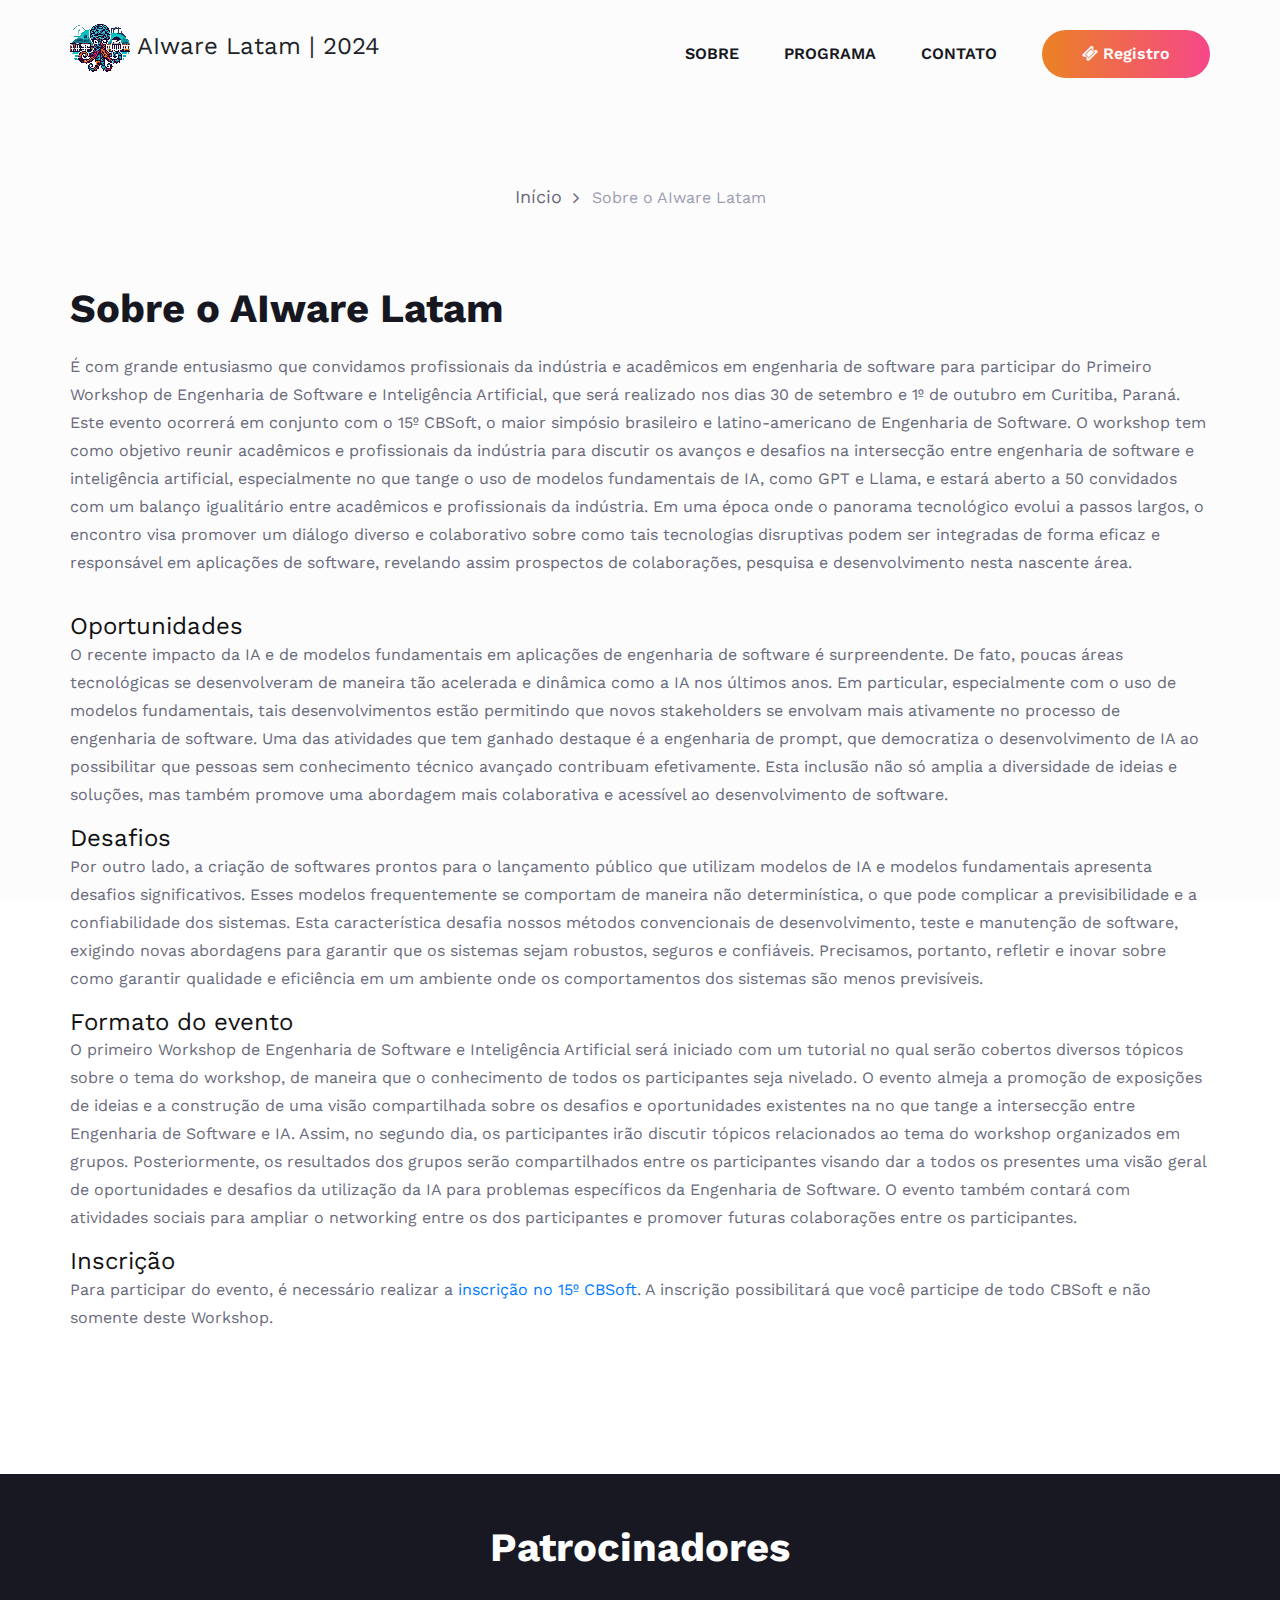
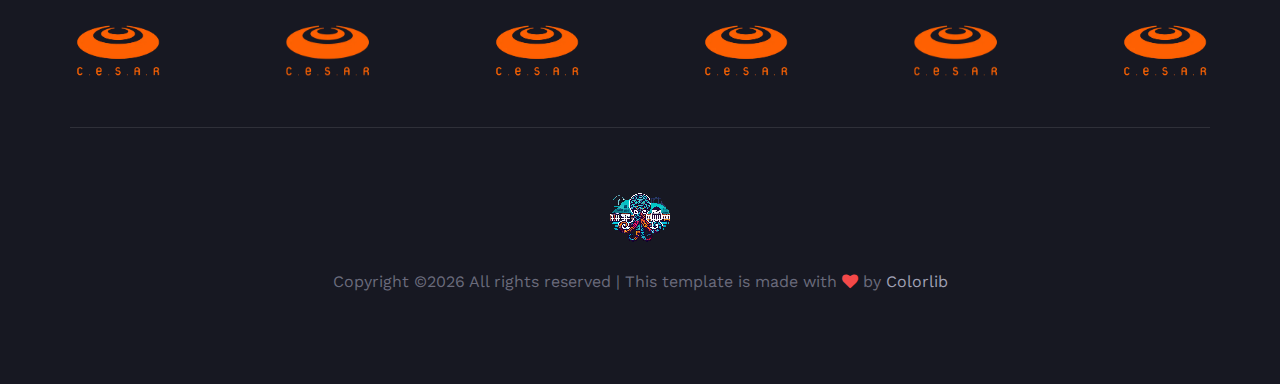
<file: about-us.html>
<!DOCTYPE html>
<html lang="zxx">

<head>
    <meta charset="UTF-8">
    <meta name="description" content="AIware Latam Website">
    <meta name="keywords" content="software engineering, foundation models, engenharia de software, modelos fundamentais">
    <meta name="viewport" content="width=device-width, initial-scale=1.0">
    <meta http-equiv="X-UA-Compatible" content="ie=edge">
    <title>AIware | Latam</title>

    <!-- Google Font -->
    <link href="https://fonts.googleapis.com/css?family=Work+Sans:400,500,600,700,800,900&display=swap"
        rel="stylesheet">
    <link href="https://fonts.googleapis.com/css?family=Poppins:400,500,600,700&display=swap" rel="stylesheet">


    <!-- Css Styles -->
    <link rel="stylesheet" href="css/bootstrap.min.css" type="text/css">
    <link rel="stylesheet" href="css/font-awesome.min.css" type="text/css">
    <link rel="stylesheet" href="css/elegant-icons.css" type="text/css">
    <link rel="stylesheet" href="css/owl.carousel.min.css" type="text/css">
    <link rel="stylesheet" href="css/magnific-popup.css" type="text/css">
    <link rel="stylesheet" href="css/slicknav.min.css" type="text/css">
    <link rel="stylesheet" href="css/style.css" type="text/css">
</head>

<body>
    <!-- Page Preloder -->
    <div id="preloder">
        <div class="loader"></div>
    </div>

    <!-- Header Section Begin -->
    <header class="header-section">
        <div class="container">
            <div class="logo">
                <a href="./index.html">
                    <img src="img/aiware-latam-logo-small.png" alt="">
                    <span>AIware Latam | 2024</span>
                </a>
            </div>
            <div class="nav-menu">
                <nav class="mainmenu mobile-menu">
                    <ul>
                        <!-- <li class="active"><a href="./index.html">Início</a></li> -->
                        <li><a href="index.html#sobre">Sobre</a></li>
                        <!-- <li><a href="./speaker.html">Speakers</a>
                            <ul class="dropdown">
                                <li><a href="#">Jayden</a></li>
                                <li><a href="#">Sara</a></li>
                                <li><a href="#">Emma</a></li>
                                <li><a href="#">Harriet</a></li>
                            </ul>
                        </li> -->
                        <li><a href="index.html#programa">Programa</a></li>
                        <!-- <li><a href="./blog.html">Blog</a></li> -->
                        <li><a href="index.html#contato">Contato</a></li>
                        <!-- <li><a href="./contact.html">Organização</a></li> -->
                    </ul>
                </nav>
                <a href="http://cbsoft.sbc.org.br/2024/cbsoft/" class="primary-btn top-btn"><i class="fa fa-ticket"></i> Registro</a>
            </div>
            <div id="mobile-menu-wrap"></div>
        </div>
    </header>
    <!-- Header End -->

    <!-- Breadcrumb Section Begin -->
    <section class="breadcrumb-section">
        <div class="container">
            <div class="row">
                <div class="col-lg-12">
                    <div class="breadcrumb-text">
                        <!-- <h2>Sobre o AIware Latam</h2> -->
                        <div class="bt-option">
                            <a href="index.html">Início</a>
                            <span>Sobre o AIware Latam</span>
                        </div>
                    </div>
                </div>
            </div>
        </div>
    </section>
    <!-- Breadcrumb Section End -->

    <!-- About Section Begin -->
    <section class="about-section spad">
        <div class="container">
            <div class="row">
                <div class="col-lg-12">
                    <div class="section-title">
                        <h2>Sobre o AIware Latam</h2>
                        <p class="f-para">É com grande entusiasmo que convidamos profissionais da indústria e acadêmicos em 
                            engenharia de software para participar do Primeiro Workshop de Engenharia de Software e Inteligência 
                            Artificial, que será realizado nos dias 30 de setembro e 1º de outubro em Curitiba, Paraná. Este evento 
                            ocorrerá em conjunto com o 15º CBSoft, o maior simpósio brasileiro e latino-americano de Engenharia de 
                            Software. O workshop tem como objetivo reunir acadêmicos e profissionais da indústria para discutir os 
                            avanços e desafios na intersecção entre engenharia de software e inteligência artificial, especialmente 
                            no que tange o uso de modelos fundamentais de IA, como GPT e Llama, e estará aberto a 50 convidados com 
                            um balanço igualitário entre acadêmicos e profissionais da indústria. Em uma época onde o panorama 
                            tecnológico evolui a passos largos, o encontro visa promover um diálogo diverso e colaborativo sobre 
                            como tais tecnologias disruptivas podem ser integradas de forma eficaz e responsável em aplicações de 
                            software, revelando assim prospectos de colaborações, pesquisa e desenvolvimento nesta nascente área.</p>
                        <h4>Oportunidades</h4>
                        <p>O recente impacto da IA e de modelos fundamentais em aplicações de engenharia de software é surpreendente. 
                            De fato, poucas áreas tecnológicas se desenvolveram de maneira tão acelerada e dinâmica como a IA nos 
                            últimos anos. Em particular, especialmente com o uso de modelos fundamentais, tais desenvolvimentos 
                            estão permitindo que novos stakeholders se envolvam mais ativamente no processo de engenharia de software. 
                            Uma das atividades que tem ganhado destaque é a engenharia de prompt, que democratiza o desenvolvimento 
                            de IA ao possibilitar que pessoas sem conhecimento técnico avançado contribuam efetivamente. 
                            Esta inclusão não só amplia a diversidade de ideias e soluções, mas também promove uma abordagem mais 
                            colaborativa e acessível ao desenvolvimento de software.</p>
                        <h4>Desafios</h4>
                        <p>Por outro lado, a criação de softwares prontos para o lançamento público que utilizam modelos de IA 
                            e modelos fundamentais apresenta desafios significativos. Esses modelos frequentemente se comportam 
                            de maneira não determinística, o que pode complicar a previsibilidade e a confiabilidade dos sistemas. 
                            Esta característica desafia nossos métodos convencionais de desenvolvimento, teste e manutenção de 
                            software, exigindo novas abordagens para garantir que os sistemas sejam robustos, seguros e confiáveis. 
                            Precisamos, portanto, refletir e inovar sobre como garantir qualidade e eficiência em um ambiente onde 
                            os comportamentos dos sistemas são menos previsíveis.</p>
                        <h4>Formato do evento</h4>
                        <p>O primeiro Workshop de Engenharia de Software e Inteligência Artificial será iniciado com um tutorial 
                            no qual serão cobertos diversos tópicos sobre o tema do workshop, de maneira que o conhecimento de todos 
                            os participantes seja nivelado. O evento almeja a promoção de exposições de ideias e a construção de 
                            uma visão compartilhada sobre os desafios e oportunidades existentes na no que tange a intersecção 
                            entre Engenharia de Software e IA. Assim, no segundo dia, os participantes irão discutir tópicos 
                            relacionados ao tema do workshop organizados em grupos. Posteriormente, os resultados dos grupos serão 
                            compartilhados entre os participantes visando dar a todos os presentes uma visão geral de oportunidades 
                            e desafios da utilização da IA para problemas específicos da Engenharia de Software. O evento também 
                            contará com atividades sociais para ampliar o networking entre os dos participantes e promover futuras 
                            colaborações entre os participantes.</p>
                        <h4>Inscrição</h4>
                        <p>Para participar do evento, é necessário realizar a <a href="http://cbsoft.sbc.org.br/2024/cbsoft/">inscrição no 15º CBSoft</a>. 
                            A inscrição possibilitará que você participe de todo CBSoft e não somente deste Workshop.</p>

                    </div>
                </div>
            </div>
        </div>
    </section>
    <!-- About Section End -->

    <!-- Footer Section Begin -->
    <footer class="footer-section">
        <div class="container">
            <div class="section-title">
                <h2>Patrocinadores</h2>
            </div>
            <div class="partner-logo owl-carousel">
                <a href="#" class="pl-table">
                    <div class="pl-tablecell">
                        <img src="img/cesar-icon-trans.png" alt="">
                    </div>
                </a>
                <!-- <a href="#" class="pl-table">
                    <div class="pl-tablecell">
                        <img src="img/partner-logo/logo-2.png" alt="">
                    </div>
                </a>
                <a href="#" class="pl-table">
                    <div class="pl-tablecell">
                        <img src="img/partner-logo/logo-3.png" alt="">
                    </div>
                </a>
                <a href="#" class="pl-table">
                    <div class="pl-tablecell">
                        <img src="img/partner-logo/logo-4.png" alt="">
                    </div>
                </a>
                <a href="#" class="pl-table">
                    <div class="pl-tablecell">
                        <img src="img/partner-logo/logo-5.png" alt="">
                    </div>
                </a>
                <a href="#" class="pl-table">
                    <div class="pl-tablecell">
                        <img src="img/partner-logo/logo-6.png" alt="">
                    </div>
                </a> -->
            </div>
            <div class="row">
                <div class="col-lg-12">
                    <div class="footer-text">
                        <div class="ft-logo">
                            <a href="#" class="footer-logo"><img src="img/aiware-latam-icon-60-60-trans.png" alt=""></a>
                        </div>
                        <!-- <ul>
                            <li><a href="#">Home</a></li>
                            <li><a href="#">Speakers</a></li>
                            <li><a href="#">Schedule</a></li>
                            <li><a href="#">Blog</a></li>
                            <li><a href="#">Contact</a></li>
                        </ul> -->
                        <div class="copyright-text"><p><!-- Link back to Colorlib can't be removed. Template is licensed under CC BY 3.0. -->
  Copyright &copy;<script>document.write(new Date().getFullYear());</script> All rights reserved | This template is made with <i class="fa fa-heart" aria-hidden="true"></i> by <a href="https://colorlib.com" target="_blank">Colorlib</a>
  <!-- Link back to Colorlib can't be removed. Template is licensed under CC BY 3.0. --></p></div>
                        <!-- <div class="ft-social">
                            <a href="#"><i class="fa fa-facebook"></i></a>
                            <a href="#"><i class="fa fa-twitter"></i></a>
                            <a href="#"><i class="fa fa-linkedin"></i></a>
                            <a href="#"><i class="fa fa-instagram"></i></a>
                            <a href="#"><i class="fa fa-youtube-play"></i></a>
                        </div> -->
                    </div>
                </div>
            </div>
        </div>
    </footer>
    <!-- Footer Section End -->

    <!-- Js Plugins -->
    <script src="js/jquery-3.3.1.min.js"></script>
    <script src="js/bootstrap.min.js"></script>
    <script src="js/jquery.magnific-popup.min.js"></script>
    <script src="js/jquery.countdown.min.js"></script>
    <script src="js/jquery.slicknav.js"></script>
    <script src="js/owl.carousel.min.js"></script>
    <script src="js/main.js"></script>
</body>

</html>
</file>
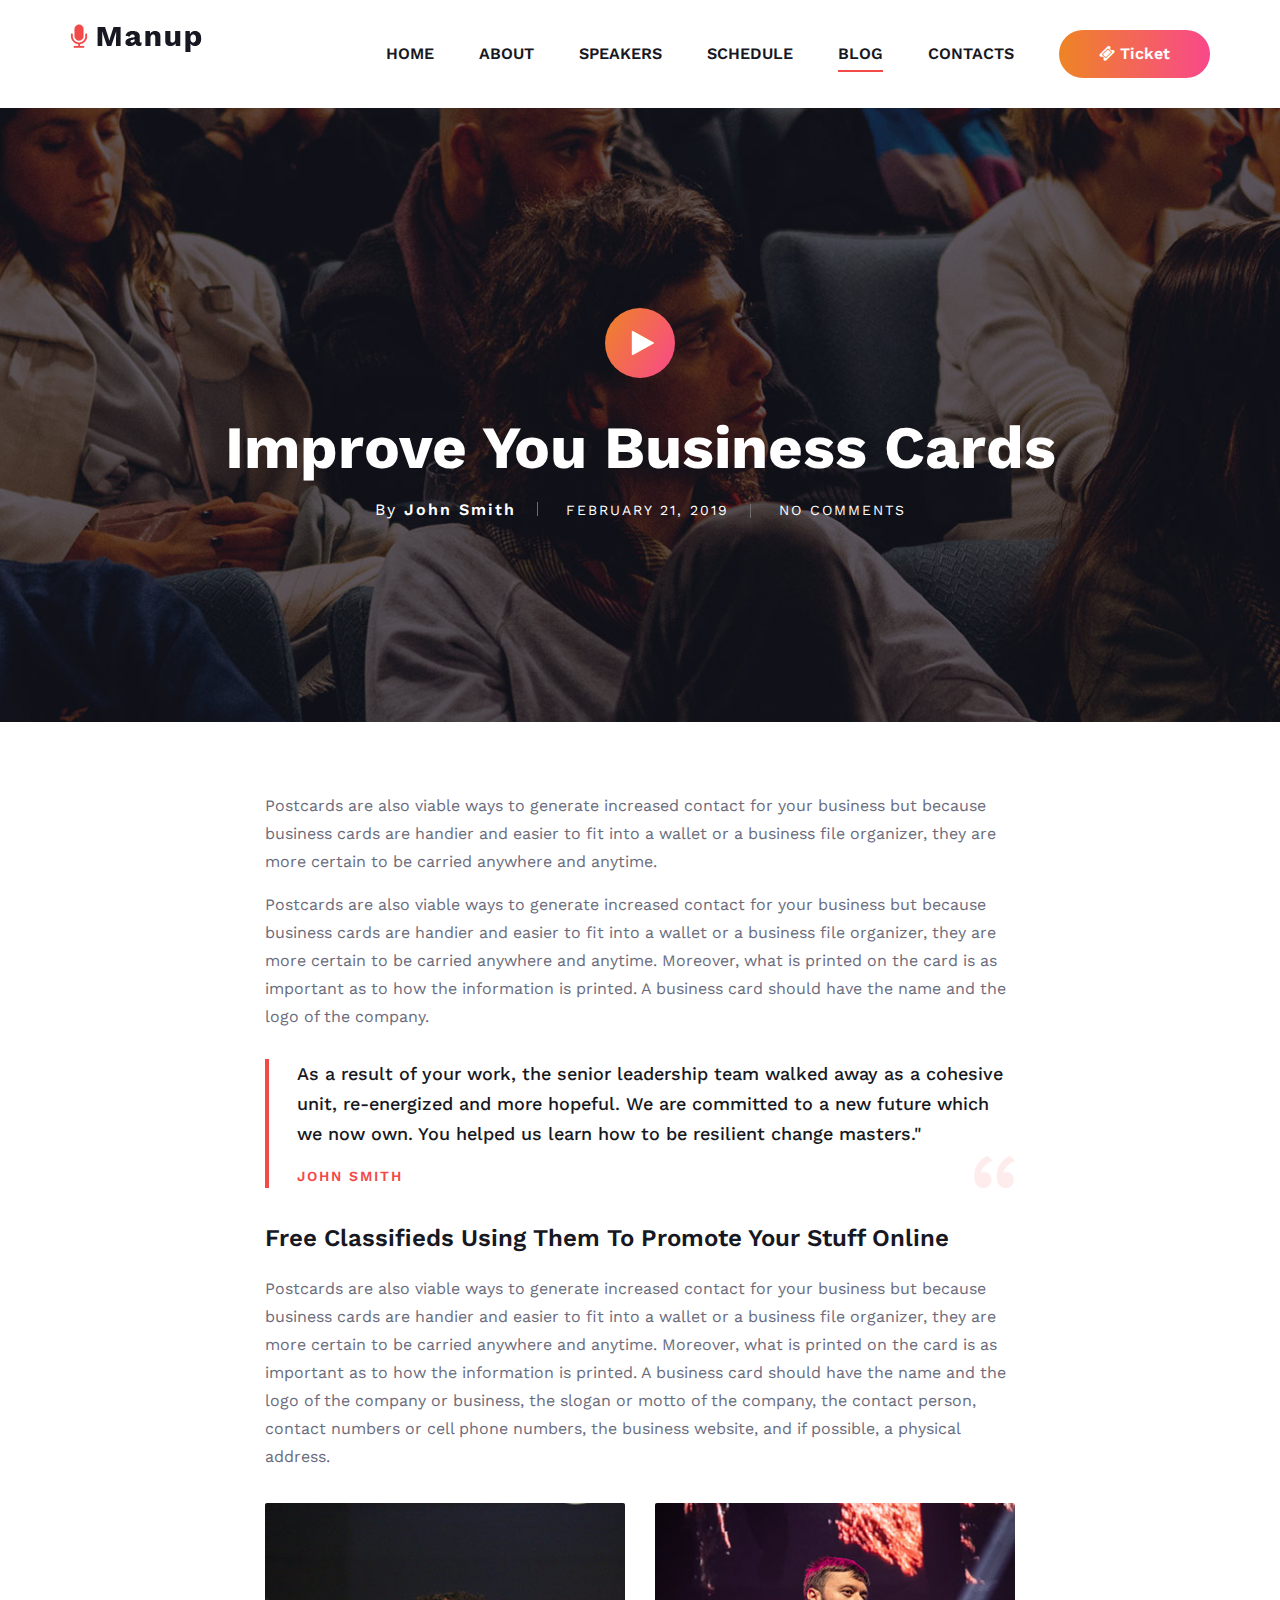
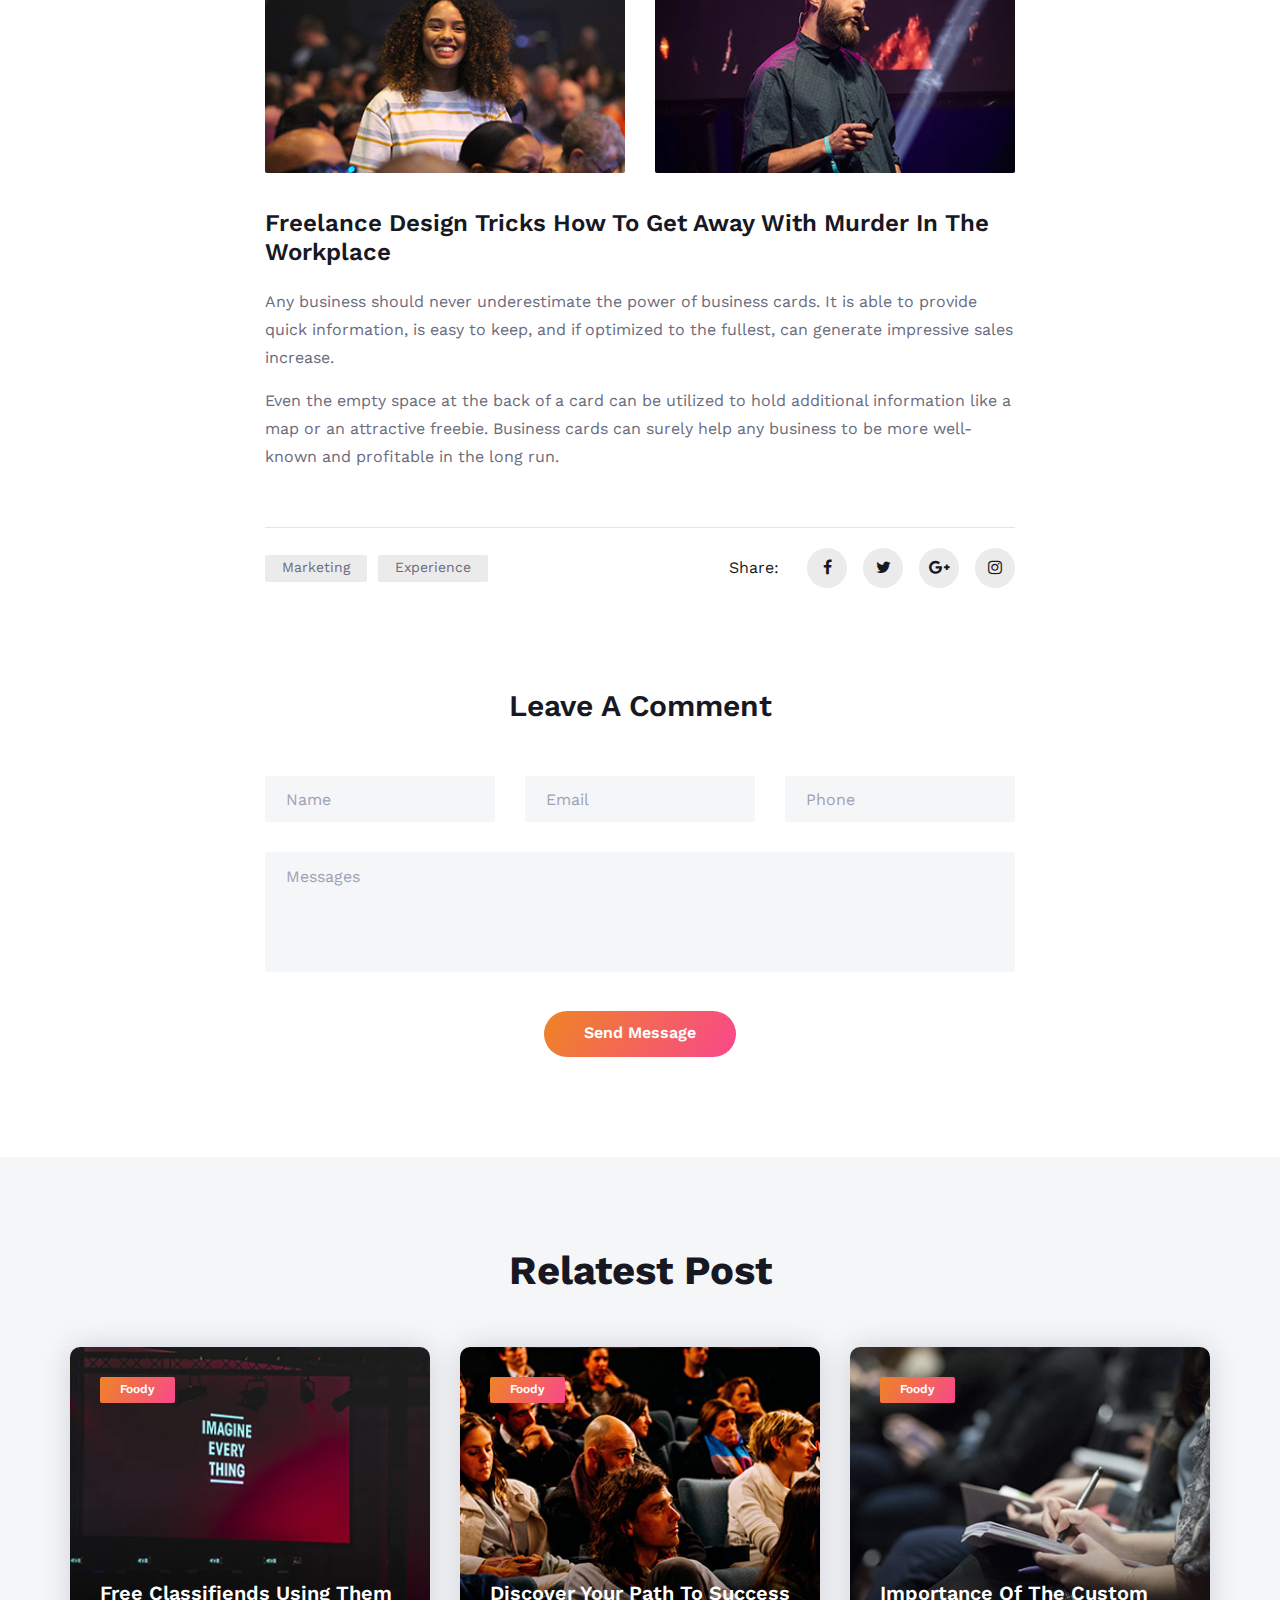
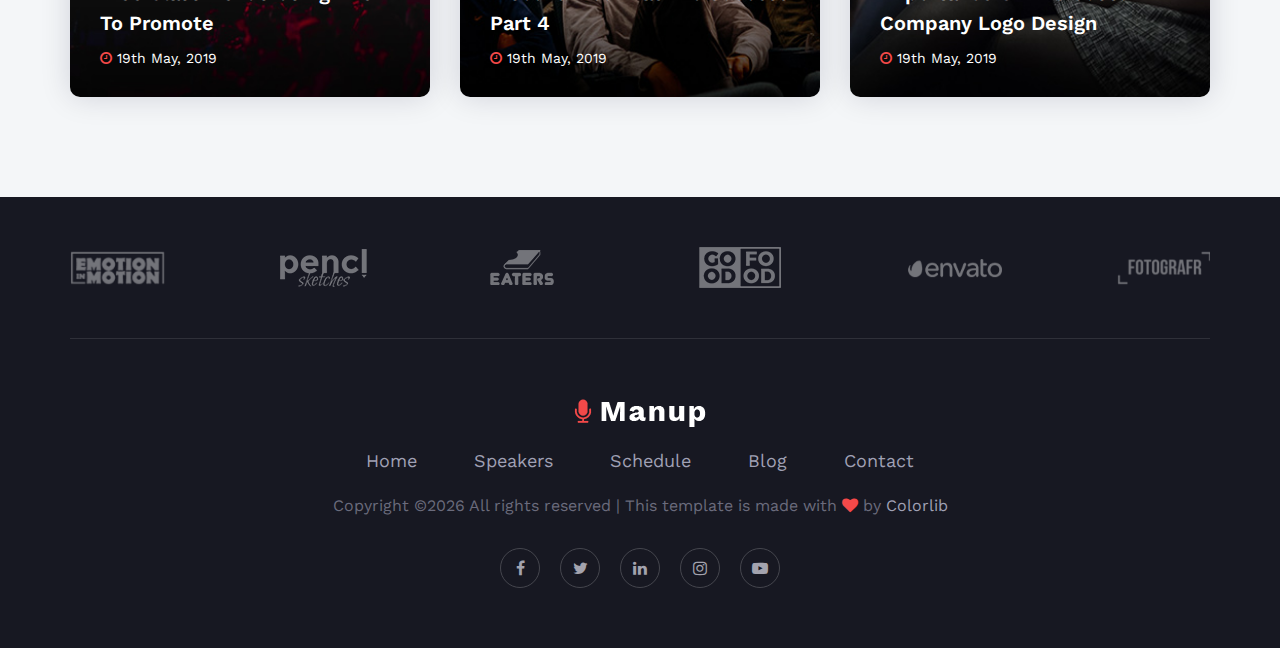
<file: blog-details.html>
<!DOCTYPE html>
<html lang="zxx">

<head>
    <meta charset="UTF-8">
    <meta name="description" content="Manup Template">
    <meta name="keywords" content="Manup, unica, creative, html">
    <meta name="viewport" content="width=device-width, initial-scale=1.0">
    <meta http-equiv="X-UA-Compatible" content="ie=edge">
    <title>Manup | Template</title>

    <!-- Google Font -->
    <link href="https://fonts.googleapis.com/css?family=Work+Sans:400,500,600,700,800,900&display=swap"
        rel="stylesheet">
    <link href="https://fonts.googleapis.com/css?family=Poppins:400,500,600,700&display=swap" rel="stylesheet">


    <!-- Css Styles -->
    <link rel="stylesheet" href="css/bootstrap.min.css" type="text/css">
    <link rel="stylesheet" href="css/font-awesome.min.css" type="text/css">
    <link rel="stylesheet" href="css/elegant-icons.css" type="text/css">
    <link rel="stylesheet" href="css/owl.carousel.min.css" type="text/css">
    <link rel="stylesheet" href="css/magnific-popup.css" type="text/css">
    <link rel="stylesheet" href="css/slicknav.min.css" type="text/css">
    <link rel="stylesheet" href="css/style.css" type="text/css">
</head>

<body>
    <!-- Page Preloder -->
    <div id="preloder">
        <div class="loader"></div>
    </div>

    <!-- Header Section Begin -->
    <header class="header-section">
        <div class="container">
            <div class="logo">
                <a href="./index.html">
                    <img src="img/logo.png" alt="">
                </a>
            </div>
            <div class="nav-menu">
                <nav class="mainmenu mobile-menu">
                    <ul>
                        <li><a href="./index.html">Home</a></li>
                        <li><a href="./about-us.html">About</a></li>
                        <li><a href="./speaker.html">Speakers</a>
                            <ul class="dropdown">
                                <li><a href="#">Jayden</a></li>
                                <li><a href="#">Sara</a></li>
                                <li><a href="#">Emma</a></li>
                                <li><a href="#">Harriet</a></li>
                            </ul>
                        </li>
                        <li><a href="./schedule.html">Schedule</a></li>
                        <li class="active"><a href="./blog.html">Blog</a></li>
                        <li><a href="./contact.html">Contacts</a></li>
                    </ul>
                </nav>
                <a href="#" class="primary-btn top-btn"><i class="fa fa-ticket"></i> Ticket</a>
            </div>
            <div id="mobile-menu-wrap"></div>
        </div>
    </header>
    <!-- Header End -->

    <!-- Blog Details Hero Section Begin -->
    <section class="blog-hero-section set-bg" data-setbg="img/blog/blog-details/blog-details-hero.jpg">
        <div class="container">
            <div class="row">
                <div class="col-lg-12">
                    <div class="bh-text">
                        <a href="https://www.youtube.com/watch?v=EzKkl64rRbM" class="play-btn video-popup"><i
                                class="fa fa-play"></i></a>
                        <h2>Improve You Business Cards</h2>
                        <ul>
                            <li><span>By <strong>John Smith</strong></span></li>
                            <li>February 21, 2019</li>
                            <li>No Comments</li>
                        </ul>
                    </div>
                </div>
            </div>
        </div>
    </section>
    <!-- Blog Details Hero Section End -->

    <!-- Blog Details Section Begin -->
    <section class="blog-details-section">
        <div class="container">
            <div class="row">
                <div class="col-lg-8 m-auto">
                    <div class="bd-text">
                        <div class="bd-title">
                            <p>Postcards are also viable ways to generate increased contact for your business but
                                because business cards are handier and easier to fit into a wallet or a business file
                                organizer, they are more certain to be carried anywhere and anytime.</p>
                            <p>Postcards are also viable ways to generate increased contact for your business but
                                because business cards are handier and easier to fit into a wallet or a business file
                                organizer, they are more certain to be carried anywhere and anytime. Moreover, what is
                                printed on the card is as important as to how the information is printed. A business
                                card should have the name and the logo of the company.</p>
                        </div>
                        <div class="bd-quote">
                            <p>As a result of your work, the senior leadership team walked away as a cohesive unit,
                                re-energized and more hopeful. We are committed to a new future which we now own. You
                                helped us learn how to be resilient change masters."</p>
                            <span>John Smith</span>
                            <img src="img/quote-left.png" alt="">
                        </div>
                        <div class="bd-more-text">
                            <h4>Free Classifieds Using Them To Promote Your Stuff Online</h4>
                            <p>Postcards are also viable ways to generate increased contact for your business but
                                because business cards are handier and easier to fit into a wallet or a business file
                                organizer, they are more certain to be carried anywhere and anytime. Moreover, what is
                                printed on the card is as important as to how the information is printed. A business
                                card should have the name and the logo of the company or business, the slogan or motto
                                of the company, the contact person, contact numbers or cell phone numbers, the business
                                website, and if possible, a physical address.</p>
                        </div>
                        <div class="bd-more-pic">
                            <div class="row">
                                <div class="col-md-6">
                                    <img src="img/blog/blog-details/blog-more-1.jpg" alt="">
                                </div>
                                <div class="col-md-6">
                                    <img src="img/blog/blog-details/blog-more-2.jpg" alt="">
                                </div>
                            </div>
                        </div>
                        <div class="bd-more-text second-text">
                            <h4>Freelance Design Tricks How To Get Away With Murder In The Workplace</h4>
                            <p>Any business should never underestimate the power of business cards. It is able to
                                provide quick information, is easy to keep, and if optimized to the fullest, can
                                generate impressive sales increase.</p>
                            <p>Even the empty space at the back of a card can be utilized to hold additional information
                                like a map or an attractive freebie. Business cards can surely help any business to be
                                more well-known and profitable in the long run.</p>
                        </div>
                        <div class="bd-tag-share">
                            <div class="tag">
                                <a href="#">Marketing</a>
                                <a href="#">Experience</a>
                            </div>
                            <div class="s-share">
                                <span>Share:</span>
                                <a href="#"><i class="fa fa-facebook"></i></a>
                                <a href="#"><i class="fa fa-twitter"></i></a>
                                <a href="#"><i class="fa fa-google-plus"></i></a>
                                <a href="#"><i class="fa fa-instagram"></i></a>
                            </div>
                        </div>
                    </div>
                </div>
            </div>
        </div>
    </section>
    <!-- Blog Details Section End -->

    <!-- Comment Form Section Begin -->
    <div class="comment-section spad">
        <div class="container">
            <div class="row">
                <div class="col-lg-12">
                    <div class="section-title">
                        <h3>Leave A Comment</h3>
                    </div>
                </div>
            </div>
            <div class="row">
                <div class="col-lg-8 m-auto">
                    <form action="#" class="comment-form">
                        <div class="row">
                            <div class="col-lg-4">
                                <input type="text" placeholder="Name">
                            </div>
                            <div class="col-lg-4">
                                <input type="text" placeholder="Email">
                            </div>
                            <div class="col-lg-4">
                                <input type="text" placeholder="Phone">
                            </div>
                            <div class="col-lg-12 text-center">
                                <textarea placeholder="Messages"></textarea>
                                <button type="submit" class="site-btn">Send Message</button>
                            </div>
                        </div>
                    </form>
                </div>
            </div>
        </div>
    </div>
    <!-- Comment Form Section End -->

    <!-- Related Post Section Begin -->
    <section class="related-post-section spad">
        <div class="container">
            <div class="row">
                <div class="col-lg-12">
                    <div class="section-title">
                        <h2>Relatest Post</h2>
                    </div>
                </div>
            </div>
            <div class="row">
                <div class="col-md-4">
                    <div class="blog-item set-bg" data-setbg="img/related-post/related-post-1.jpg">
                        <div class="bi-tag bg-gradient">Foody</div>
                        <div class="bi-text">
                            <h5><a href="#">Free Classifiends Using Them To Promote</a></h5>
                            <span><i class="fa fa-clock-o"></i> 19th May, 2019</span>
                        </div>
                    </div>
                </div>
                <div class="col-md-4">
                    <div class="blog-item set-bg" data-setbg="img/related-post/related-post-2.jpg">
                        <div class="bi-tag bg-gradient">Foody</div>
                        <div class="bi-text">
                            <h5><a href="#">Discover Your Path To Success Part 4</a></h5>
                            <span><i class="fa fa-clock-o"></i> 19th May, 2019</span>
                        </div>
                    </div>
                </div>
                <div class="col-md-4">
                    <div class="blog-item set-bg" data-setbg="img/related-post/related-post-3.jpg">
                        <div class="bi-tag bg-gradient">Foody</div>
                        <div class="bi-text">
                            <h5><a href="#">Importance Of The Custom Company Logo Design</a></h5>
                            <span><i class="fa fa-clock-o"></i> 19th May, 2019</span>
                        </div>
                    </div>
                </div>
            </div>
        </div>
    </section>
    <!-- Related Post Section End -->

    <!-- Footer Section Begin -->
    <footer class="footer-section">
        <div class="container">
            <div class="partner-logo owl-carousel">
                <a href="#" class="pl-table">
                    <div class="pl-tablecell">
                        <img src="img/partner-logo/logo-1.png" alt="">
                    </div>
                </a>
                <a href="#" class="pl-table">
                    <div class="pl-tablecell">
                        <img src="img/partner-logo/logo-2.png" alt="">
                    </div>
                </a>
                <a href="#" class="pl-table">
                    <div class="pl-tablecell">
                        <img src="img/partner-logo/logo-3.png" alt="">
                    </div>
                </a>
                <a href="#" class="pl-table">
                    <div class="pl-tablecell">
                        <img src="img/partner-logo/logo-4.png" alt="">
                    </div>
                </a>
                <a href="#" class="pl-table">
                    <div class="pl-tablecell">
                        <img src="img/partner-logo/logo-5.png" alt="">
                    </div>
                </a>
                <a href="#" class="pl-table">
                    <div class="pl-tablecell">
                        <img src="img/partner-logo/logo-6.png" alt="">
                    </div>
                </a>
            </div>
            <div class="row">
                <div class="col-lg-12">
                    <div class="footer-text">
                        <div class="ft-logo">
                            <a href="#" class="footer-logo"><img src="img/footer-logo.png" alt=""></a>
                        </div>
                        <ul>
                            <li><a href="#">Home</a></li>
                            <li><a href="#">Speakers</a></li>
                            <li><a href="#">Schedule</a></li>
                            <li><a href="#">Blog</a></li>
                            <li><a href="#">Contact</a></li>
                        </ul>
                        <div class="copyright-text"><p><!-- Link back to Colorlib can't be removed. Template is licensed under CC BY 3.0. -->
  Copyright &copy;<script>document.write(new Date().getFullYear());</script> All rights reserved | This template is made with <i class="fa fa-heart" aria-hidden="true"></i> by <a href="https://colorlib.com" target="_blank">Colorlib</a>
  <!-- Link back to Colorlib can't be removed. Template is licensed under CC BY 3.0. --></p></div>
                        <div class="ft-social">
                            <a href="#"><i class="fa fa-facebook"></i></a>
                            <a href="#"><i class="fa fa-twitter"></i></a>
                            <a href="#"><i class="fa fa-linkedin"></i></a>
                            <a href="#"><i class="fa fa-instagram"></i></a>
                            <a href="#"><i class="fa fa-youtube-play"></i></a>
                        </div>
                    </div>
                </div>
            </div>
        </div>
    </footer>
    <!-- Footer Section End -->

    <!-- Js Plugins -->
    <script src="js/jquery-3.3.1.min.js"></script>
    <script src="js/bootstrap.min.js"></script>
    <script src="js/jquery.magnific-popup.min.js"></script>
    <script src="js/jquery.countdown.min.js"></script>
    <script src="js/jquery.slicknav.js"></script>
    <script src="js/owl.carousel.min.js"></script>
    <script src="js/main.js"></script>
</body>

</html>
</file>
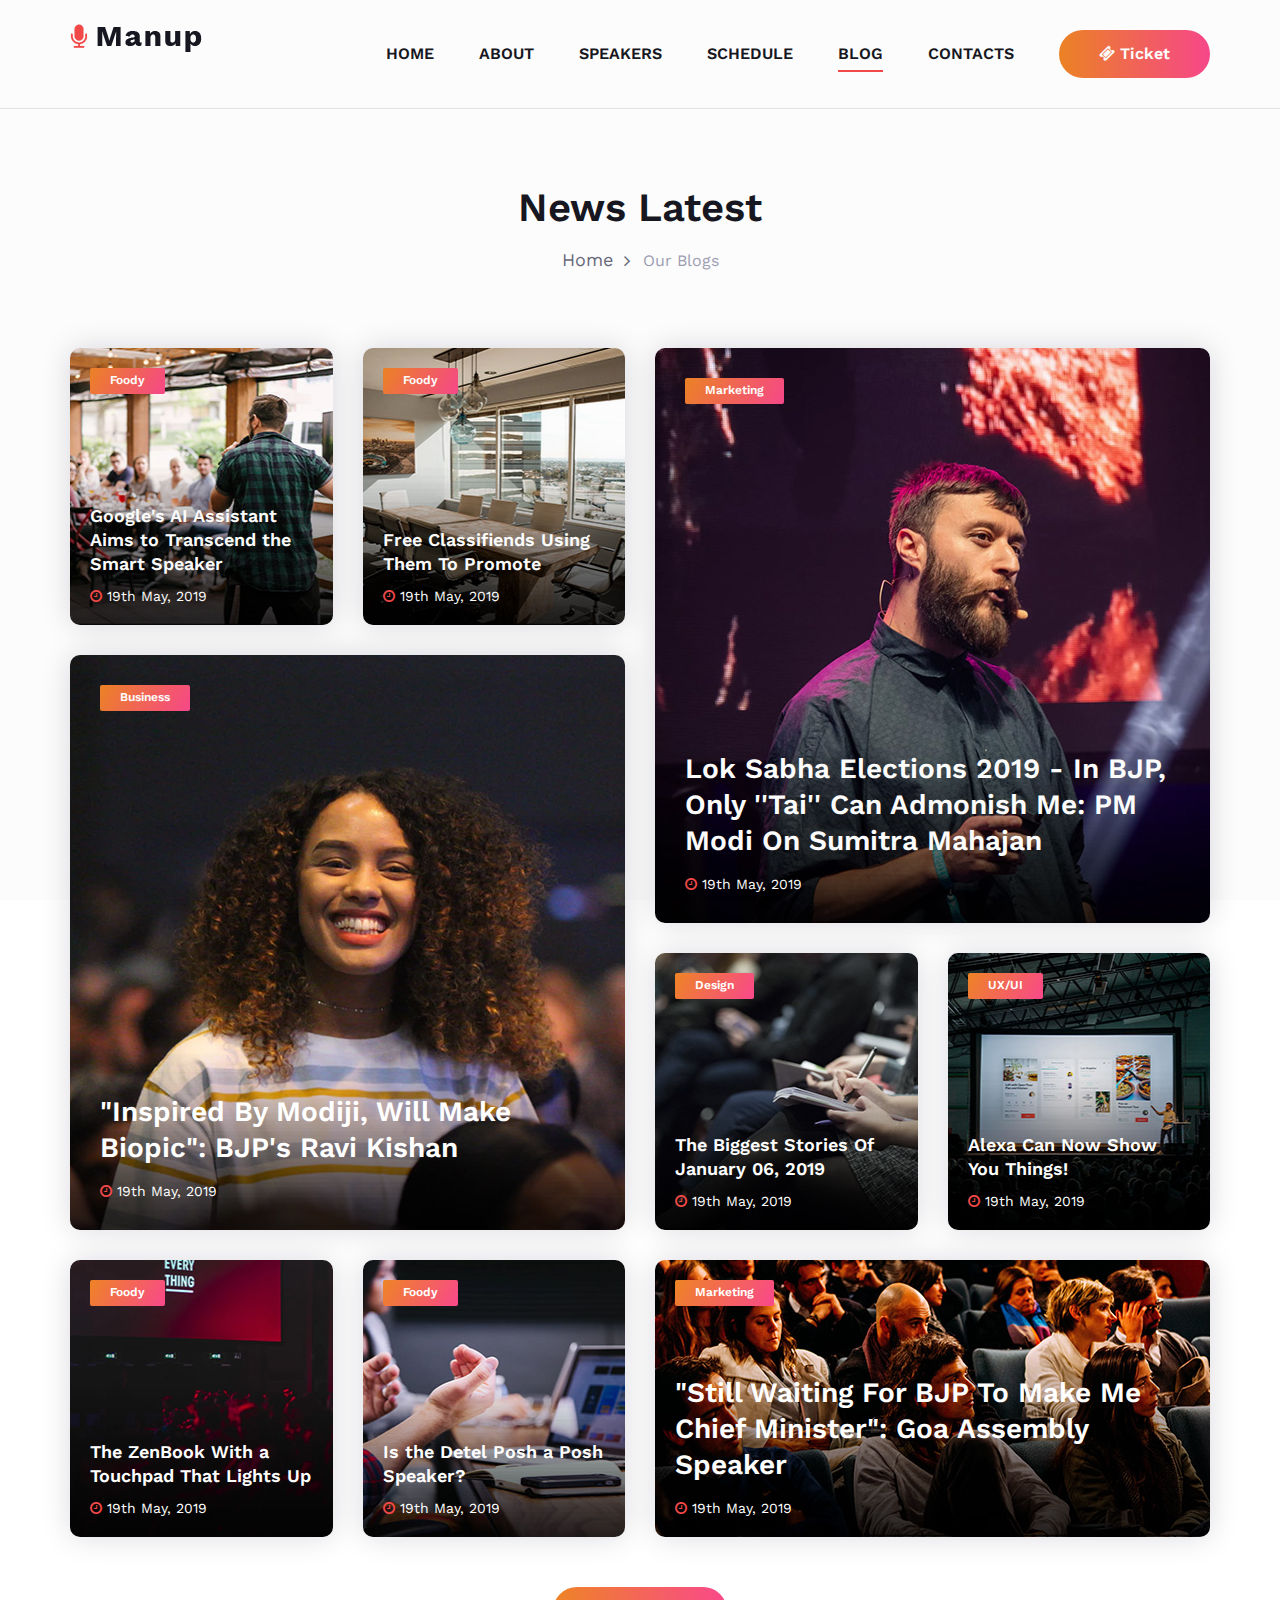
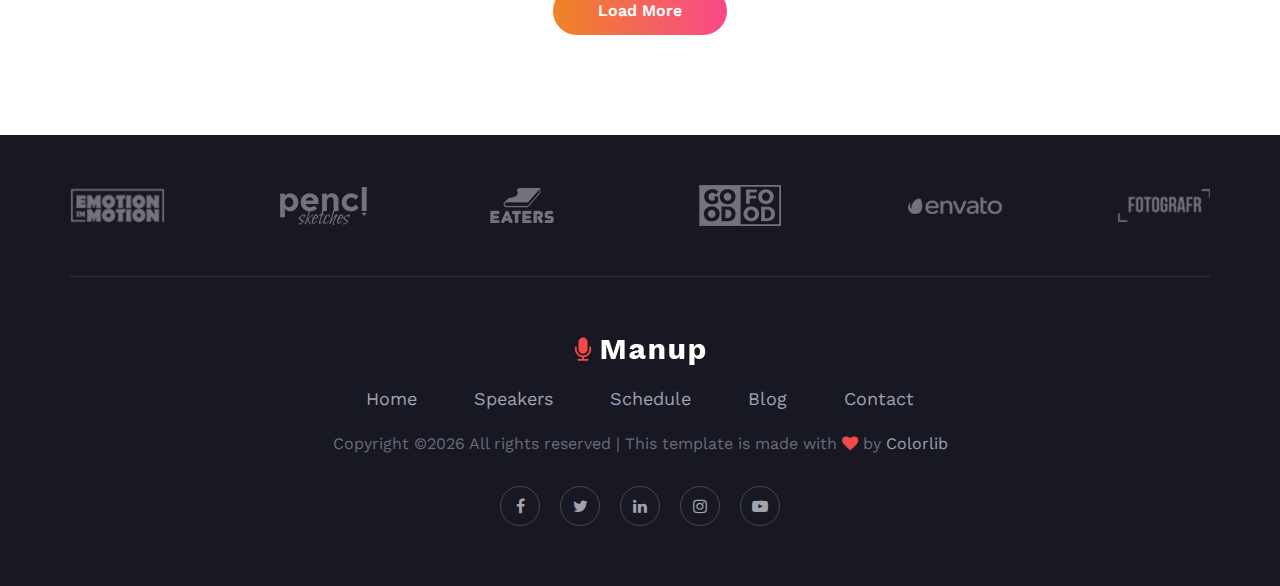
<file: blog.html>
<!DOCTYPE html>
<html lang="zxx">

<head>
    <meta charset="UTF-8">
    <meta name="description" content="Manup Template">
    <meta name="keywords" content="Manup, unica, creative, html">
    <meta name="viewport" content="width=device-width, initial-scale=1.0">
    <meta http-equiv="X-UA-Compatible" content="ie=edge">
    <title>Manup | Template</title>

    <!-- Google Font -->
    <link href="https://fonts.googleapis.com/css?family=Work+Sans:400,500,600,700,800,900&display=swap"
        rel="stylesheet">
    <link href="https://fonts.googleapis.com/css?family=Poppins:400,500,600,700&display=swap" rel="stylesheet">


    <!-- Css Styles -->
    <link rel="stylesheet" href="css/bootstrap.min.css" type="text/css">
    <link rel="stylesheet" href="css/font-awesome.min.css" type="text/css">
    <link rel="stylesheet" href="css/elegant-icons.css" type="text/css">
    <link rel="stylesheet" href="css/owl.carousel.min.css" type="text/css">
    <link rel="stylesheet" href="css/magnific-popup.css" type="text/css">
    <link rel="stylesheet" href="css/slicknav.min.css" type="text/css">
    <link rel="stylesheet" href="css/style.css" type="text/css">
</head>

<body>
    <!-- Page Preloder -->
    <div id="preloder">
        <div class="loader"></div>
    </div>

    <!-- Header Section Begin -->
    <header class="header-section header-normal">
        <div class="container">
            <div class="logo">
                <a href="./index.html">
                    <img src="img/logo.png" alt="">
                </a>
            </div>
            <div class="nav-menu">
                <nav class="mainmenu mobile-menu">
                    <ul>
                        <li><a href="./index.html">Home</a></li>
                        <li><a href="./about-us.html">About</a></li>
                        <li><a href="./speaker.html">Speakers</a>
                            <ul class="dropdown">
                                <li><a href="#">Jayden</a></li>
                                <li><a href="#">Sara</a></li>
                                <li><a href="#">Emma</a></li>
                                <li><a href="#">Harriet</a></li>
                            </ul>
                        </li>
                        <li><a href="./schedule.html">Schedule</a></li>
                        <li class="active"><a href="./blog.html">Blog</a></li>
                        <li><a href="./contact.html">Contacts</a></li>
                    </ul>
                </nav>
                <a href="#" class="primary-btn top-btn"><i class="fa fa-ticket"></i> Ticket</a>
            </div>
            <div id="mobile-menu-wrap"></div>
        </div>
    </header>
    <!-- Header End -->

    <!-- Breadcrumb Section Begin -->
    <section class="breadcrumb-section">
        <div class="container">
            <div class="row">
                <div class="col-lg-12">
                    <div class="breadcrumb-text">
                        <h2>News Latest</h2>
                        <div class="bt-option">
                            <a href="#">Home</a>
                            <span>Our Blogs</span>
                        </div>
                    </div>
                </div>
            </div>
        </div>
    </section>
    <!-- Breadcrumb Section End -->

    <!-- Blog Section Begin -->
    <section class="blog-section spad">
        <div class="container">
            <div class="row">
                <div class="col-lg-6">
                    <div class="row">
                        <div class="col-md-6">
                            <div class="blog-item set-bg" data-setbg="img/blog/blog-1.jpg">
                                <div class="bi-tag bg-gradient">Foody</div>
                                <div class="bi-text">
                                    <h5><a href="./blog-details.html">Google's AI Assistant Aims to Transcend the Smart Speaker</a></h5>
                                    <span><i class="fa fa-clock-o"></i> 19th May, 2019</span>
                                </div>
                            </div>
                        </div>
                        <div class="col-md-6">
                            <div class="blog-item set-bg" data-setbg="img/blog/blog-2.jpg">
                                <div class="bi-tag bg-gradient">Foody</div>
                                <div class="bi-text">
                                    <h5><a href="./blog-details.html">Free Classifiends Using Them To Promote</a></h5>
                                    <span><i class="fa fa-clock-o"></i> 19th May, 2019</span>
                                </div>
                            </div>
                        </div>
                    </div>
                    <div class="blog-item set-bg large-item" data-setbg="img/blog/blog-4.jpg">
                        <div class="bi-tag bg-gradient">Business</div>
                        <div class="bi-text">
                            <h3><a href="./blog-details.html">"Inspired By Modiji, Will Make Biopic": BJP's Ravi Kishan</a></h3>
                            <span><i class="fa fa-clock-o"></i> 19th May, 2019</span>
                        </div>
                    </div>
                    <div class="row">
                        <div class="col-md-6">
                            <div class="blog-item set-bg" data-setbg="img/blog/blog-7.jpg">
                                <div class="bi-tag bg-gradient">Foody</div>
                                <div class="bi-text">
                                    <h5><a href="./blog-details.html">The ZenBook With a Touchpad That Lights Up</a></h5>
                                    <span><i class="fa fa-clock-o"></i> 19th May, 2019</span>
                                </div>
                            </div>
                        </div>
                        <div class="col-md-6">
                            <div class="blog-item set-bg" data-setbg="img/blog/blog-8.jpg">
                                <div class="bi-tag bg-gradient">Foody</div>
                                <div class="bi-text">
                                    <h5><a href="./blog-details.html">Is the Detel Posh a Posh Speaker?</a></h5>
                                    <span><i class="fa fa-clock-o"></i> 19th May, 2019</span>
                                </div>
                            </div>
                        </div>
                    </div>
                </div>
                <div class="col-lg-6">
                    <div class="blog-item set-bg large-item" data-setbg="img/blog/blog-3.jpg">
                        <div class="bi-tag bg-gradient">Marketing</div>
                        <div class="bi-text">
                            <h3><a href="./blog-details.html">Lok Sabha Elections 2019 - In BJP, Only ''Tai'' Can Admonish Me: PM Modi On Sumitra
                                Mahajan</a></h3>
                            <span><i class="fa fa-clock-o"></i> 19th May, 2019</span>
                        </div>
                    </div>
                    <div class="row">
                        <div class="col-md-6">
                            <div class="blog-item set-bg" data-setbg="img/blog/blog-5.jpg">
                                <div class="bi-tag bg-gradient">Design</div>
                                <div class="bi-text">
                                    <h5><a href="./blog-details.html">The Biggest Stories Of January 06, 2019</a></h5>
                                    <span><i class="fa fa-clock-o"></i> 19th May, 2019</span>
                                </div>
                            </div>
                        </div>
                        <div class="col-md-6">
                            <div class="blog-item set-bg" data-setbg="img/blog/blog-6.jpg">
                                <div class="bi-tag bg-gradient">UX/UI</div>
                                <div class="bi-text">
                                    <h5><a href="./blog-details.html">Alexa Can Now Show You Things!</a></h5>
                                    <span><i class="fa fa-clock-o"></i> 19th May, 2019</span>
                                </div>
                            </div>
                        </div>
                    </div>
                    <div class="blog-item set-bg" data-setbg="img/blog/blog-9.jpg">
                        <div class="bi-tag bg-gradient">Marketing</div>
                        <div class="bi-text">
                            <h3><a href="./blog-details.html">"Still Waiting For BJP To Make Me Chief Minister": Goa Assembly Speaker</a></h3>
                            <span><i class="fa fa-clock-o"></i> 19th May, 2019</span>
                        </div>
                    </div>
                </div>
            </div>
            <div class="load-more blog-more">
                <a href="#" class="primary-btn">Load More</a>
            </div>
        </div>
    </section>
    <!-- Blog Section End -->

    <!-- Footer Section Begin -->
    <footer class="footer-section">
        <div class="container">
            <div class="partner-logo owl-carousel">
                <a href="#" class="pl-table">
                    <div class="pl-tablecell">
                        <img src="img/partner-logo/logo-1.png" alt="">
                    </div>
                </a>
                <a href="#" class="pl-table">
                    <div class="pl-tablecell">
                        <img src="img/partner-logo/logo-2.png" alt="">
                    </div>
                </a>
                <a href="#" class="pl-table">
                    <div class="pl-tablecell">
                        <img src="img/partner-logo/logo-3.png" alt="">
                    </div>
                </a>
                <a href="#" class="pl-table">
                    <div class="pl-tablecell">
                        <img src="img/partner-logo/logo-4.png" alt="">
                    </div>
                </a>
                <a href="#" class="pl-table">
                    <div class="pl-tablecell">
                        <img src="img/partner-logo/logo-5.png" alt="">
                    </div>
                </a>
                <a href="#" class="pl-table">
                    <div class="pl-tablecell">
                        <img src="img/partner-logo/logo-6.png" alt="">
                    </div>
                </a>
            </div>
            <div class="row">
                <div class="col-lg-12">
                    <div class="footer-text">
                        <div class="ft-logo">
                            <a href="#" class="footer-logo"><img src="img/footer-logo.png" alt=""></a>
                        </div>
                        <ul>
                            <li><a href="#">Home</a></li>
                            <li><a href="#">Speakers</a></li>
                            <li><a href="#">Schedule</a></li>
                            <li><a href="#">Blog</a></li>
                            <li><a href="#">Contact</a></li>
                        </ul>
                        <div class="copyright-text"><p><!-- Link back to Colorlib can't be removed. Template is licensed under CC BY 3.0. -->
  Copyright &copy;<script>document.write(new Date().getFullYear());</script> All rights reserved | This template is made with <i class="fa fa-heart" aria-hidden="true"></i> by <a href="https://colorlib.com" target="_blank">Colorlib</a>
  <!-- Link back to Colorlib can't be removed. Template is licensed under CC BY 3.0. --></p></div>
                        <div class="ft-social">
                            <a href="#"><i class="fa fa-facebook"></i></a>
                            <a href="#"><i class="fa fa-twitter"></i></a>
                            <a href="#"><i class="fa fa-linkedin"></i></a>
                            <a href="#"><i class="fa fa-instagram"></i></a>
                            <a href="#"><i class="fa fa-youtube-play"></i></a>
                        </div>
                    </div>
                </div>
            </div>
        </div>
    </footer>
    <!-- Footer Section End -->

    <!-- Js Plugins -->
    <script src="js/jquery-3.3.1.min.js"></script>
    <script src="js/bootstrap.min.js"></script>
    <script src="js/jquery.magnific-popup.min.js"></script>
    <script src="js/jquery.countdown.min.js"></script>
    <script src="js/jquery.slicknav.js"></script>
    <script src="js/owl.carousel.min.js"></script>
    <script src="js/main.js"></script>
</body>

</html>
</file>
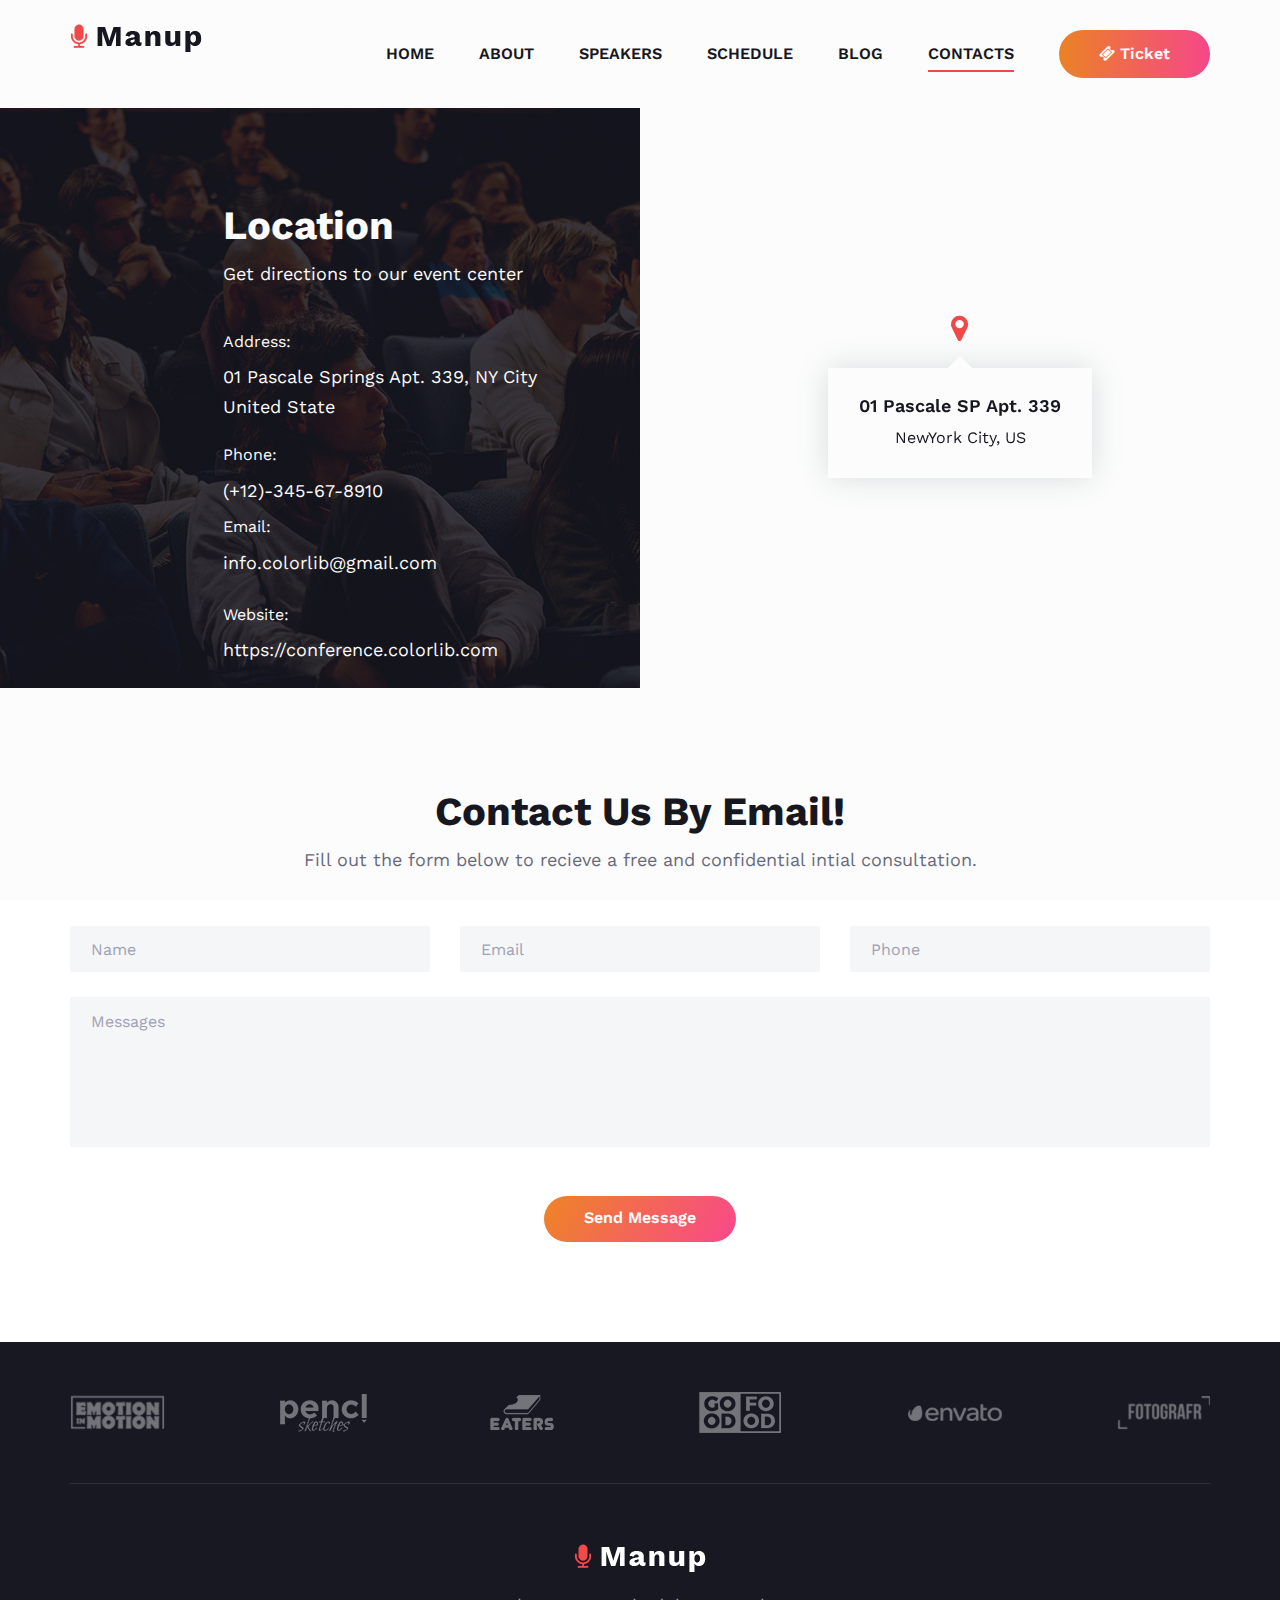
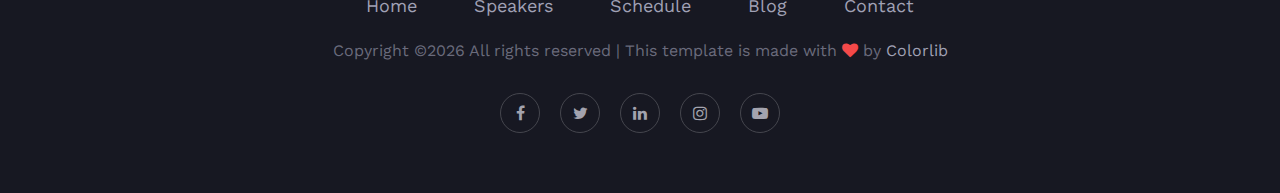
<file: contact.html>
<!DOCTYPE html>
<html lang="zxx">

<head>
    <meta charset="UTF-8">
    <meta name="description" content="Manup Template">
    <meta name="keywords" content="Manup, unica, creative, html">
    <meta name="viewport" content="width=device-width, initial-scale=1.0">
    <meta http-equiv="X-UA-Compatible" content="ie=edge">
    <title>Manup | Template</title>

    <!-- Google Font -->
    <link href="https://fonts.googleapis.com/css?family=Work+Sans:400,500,600,700,800,900&display=swap"
        rel="stylesheet">
    <link href="https://fonts.googleapis.com/css?family=Poppins:400,500,600,700&display=swap" rel="stylesheet">


    <!-- Css Styles -->
    <link rel="stylesheet" href="css/bootstrap.min.css" type="text/css">
    <link rel="stylesheet" href="css/font-awesome.min.css" type="text/css">
    <link rel="stylesheet" href="css/elegant-icons.css" type="text/css">
    <link rel="stylesheet" href="css/owl.carousel.min.css" type="text/css">
    <link rel="stylesheet" href="css/magnific-popup.css" type="text/css">
    <link rel="stylesheet" href="css/slicknav.min.css" type="text/css">
    <link rel="stylesheet" href="css/style.css" type="text/css">
</head>

<body>
    <!-- Page Preloder -->
    <div id="preloder">
        <div class="loader"></div>
    </div>

    <!-- Header Section Begin -->
    <header class="header-section">
        <div class="container">
            <div class="logo">
                <a href="./index.html">
                    <img src="img/logo.png" alt="">
                </a>
            </div>
            <div class="nav-menu">
                <nav class="mainmenu mobile-menu">
                    <ul>
                        <li><a href="./index.html">Home</a></li>
                        <li><a href="./about-us.html">About</a></li>
                        <li><a href="./speaker.html">Speakers</a>
                            <ul class="dropdown">
                                <li><a href="#">Jayden</a></li>
                                <li><a href="#">Sara</a></li>
                                <li><a href="#">Emma</a></li>
                                <li><a href="#">Harriet</a></li>
                            </ul>
                        </li>
                        <li><a href="./schedule.html">Schedule</a></li>
                        <li><a href="./blog.html">Blog</a></li>
                        <li class="active"><a href="./contact.html">Contacts</a></li>
                    </ul>
                </nav>
                <a href="#" class="primary-btn top-btn"><i class="fa fa-ticket"></i> Ticket</a>
            </div>
            <div id="mobile-menu-wrap"></div>
        </div>
    </header>
    <!-- Header End -->

    <!-- Contact Top Content Section Begin -->
    <section class="contact-content-section">
        <div class="container-fluid">
            <div class="row">
                <div class="col-lg-6">
                    <div class="cc-text set-bg" data-setbg="img/contact-content-bg.jpg">
                        <div class="row">
                            <div class="col-lg-8 offset-lg-4">
                                <div class="section-title">
                                    <h2>Location</h2>
                                    <p>Get directions to our event center</p>
                                </div>
                                <div class="cs-text">
                                    <div class="ct-address">
                                        <span>Address:</span>
                                        <p>01 Pascale Springs Apt. 339, NY City <br />United State</p>
                                    </div>
                                    <ul>
                                        <li>
                                            <span>Phone:</span>
                                            (+12)-345-67-8910
                                        </li>
                                        <li>
                                            <span>Email:</span>
                                            info.colorlib@gmail.com
                                        </li>
                                    </ul>
                                    <div class="ct-links">
                                        <span>Website:</span>
                                        <p>https://conference.colorlib.com</p>
                                    </div>
                                </div>
                            </div>
                        </div>
                    </div>
                </div>
                <div class="col-lg-6">
                    <div class="cc-map">
                        <iframe
                            src="https://www.google.com/maps/embed?pb=!1m18!1m12!1m3!1d105718.20476932525!2d-118.28504975143346!3d34.10298127166687!2m3!1f0!2f0!3f0!3m2!1i1024!2i768!4f13.1!3m3!1m2!1s0x80c2c6badc8521ad%3A0x7ad323479ca23922!2sNortheast%20Los%20Angeles%2C%20Los%20Angeles%2C%20CA%2C%20USA!5e0!3m2!1sen!2sbd!4v1579884986183!5m2!1sen!2sbd"
                            height="580" style="border:0;" allowfullscreen=""></iframe>
                        <div class="map-hover">
                            <i class="fa fa-map-marker"></i>
                            <div class="map-hover-inner">
                                <h5>01 Pascale SP Apt. 339</h5>
                                <p>NewYork City, US</p>
                            </div>
                        </div>
                    </div>
                </div>
            </div>
        </div>
    </section>
    <!-- Contact Top Content Section End -->

    <!-- Contact Form Section Begin -->
    <section class="contact-from-section spad">
        <div class="container">
            <div class="row">
                <div class="col-lg-12">
                    <div class="section-title">
                        <h2>Contact Us By Email!</h2>
                        <p>Fill out the form below to recieve a free and confidential intial consultation.</p>
                    </div>
                </div>
            </div>
            <div class="row">
                <div class="col-lg-12">
                    <form action="#" class="comment-form contact-form">
                        <div class="row">
                            <div class="col-lg-4">
                                <input type="text" placeholder="Name">
                            </div>
                            <div class="col-lg-4">
                                <input type="text" placeholder="Email">
                            </div>
                            <div class="col-lg-4">
                                <input type="text" placeholder="Phone">
                            </div>
                            <div class="col-lg-12 text-center">
                                <textarea placeholder="Messages"></textarea>
                                <button type="submit" class="site-btn">Send Message</button>
                            </div>
                        </div>
                    </form>
                </div>
            </div>
        </div>
    </section>
    <!-- Contact Form Section End -->

    <!-- Footer Section Begin -->
    <footer class="footer-section">
        <div class="container">
            <div class="partner-logo owl-carousel">
                <a href="#" class="pl-table">
                    <div class="pl-tablecell">
                        <img src="img/partner-logo/logo-1.png" alt="">
                    </div>
                </a>
                <a href="#" class="pl-table">
                    <div class="pl-tablecell">
                        <img src="img/partner-logo/logo-2.png" alt="">
                    </div>
                </a>
                <a href="#" class="pl-table">
                    <div class="pl-tablecell">
                        <img src="img/partner-logo/logo-3.png" alt="">
                    </div>
                </a>
                <a href="#" class="pl-table">
                    <div class="pl-tablecell">
                        <img src="img/partner-logo/logo-4.png" alt="">
                    </div>
                </a>
                <a href="#" class="pl-table">
                    <div class="pl-tablecell">
                        <img src="img/partner-logo/logo-5.png" alt="">
                    </div>
                </a>
                <a href="#" class="pl-table">
                    <div class="pl-tablecell">
                        <img src="img/partner-logo/logo-6.png" alt="">
                    </div>
                </a>
            </div>
            <div class="row">
                <div class="col-lg-12">
                    <div class="footer-text">
                        <div class="ft-logo">
                            <a href="#" class="footer-logo"><img src="img/footer-logo.png" alt=""></a>
                        </div>
                        <ul>
                            <li><a href="#">Home</a></li>
                            <li><a href="#">Speakers</a></li>
                            <li><a href="#">Schedule</a></li>
                            <li><a href="#">Blog</a></li>
                            <li><a href="#">Contact</a></li>
                        </ul>
                        <div class="copyright-text"><p><!-- Link back to Colorlib can't be removed. Template is licensed under CC BY 3.0. -->
  Copyright &copy;<script>document.write(new Date().getFullYear());</script> All rights reserved | This template is made with <i class="fa fa-heart" aria-hidden="true"></i> by <a href="https://colorlib.com" target="_blank">Colorlib</a>
  <!-- Link back to Colorlib can't be removed. Template is licensed under CC BY 3.0. --></p></div>
                        <div class="ft-social">
                            <a href="#"><i class="fa fa-facebook"></i></a>
                            <a href="#"><i class="fa fa-twitter"></i></a>
                            <a href="#"><i class="fa fa-linkedin"></i></a>
                            <a href="#"><i class="fa fa-instagram"></i></a>
                            <a href="#"><i class="fa fa-youtube-play"></i></a>
                        </div>
                    </div>
                </div>
            </div>
        </div>
    </footer>
    <!-- Footer Section End -->

    <!-- Js Plugins -->
    <script src="js/jquery-3.3.1.min.js"></script>
    <script src="js/bootstrap.min.js"></script>
    <script src="js/jquery.magnific-popup.min.js"></script>
    <script src="js/jquery.countdown.min.js"></script>
    <script src="js/jquery.slicknav.js"></script>
    <script src="js/owl.carousel.min.js"></script>
    <script src="js/main.js"></script>
</body>

</html>
</file>
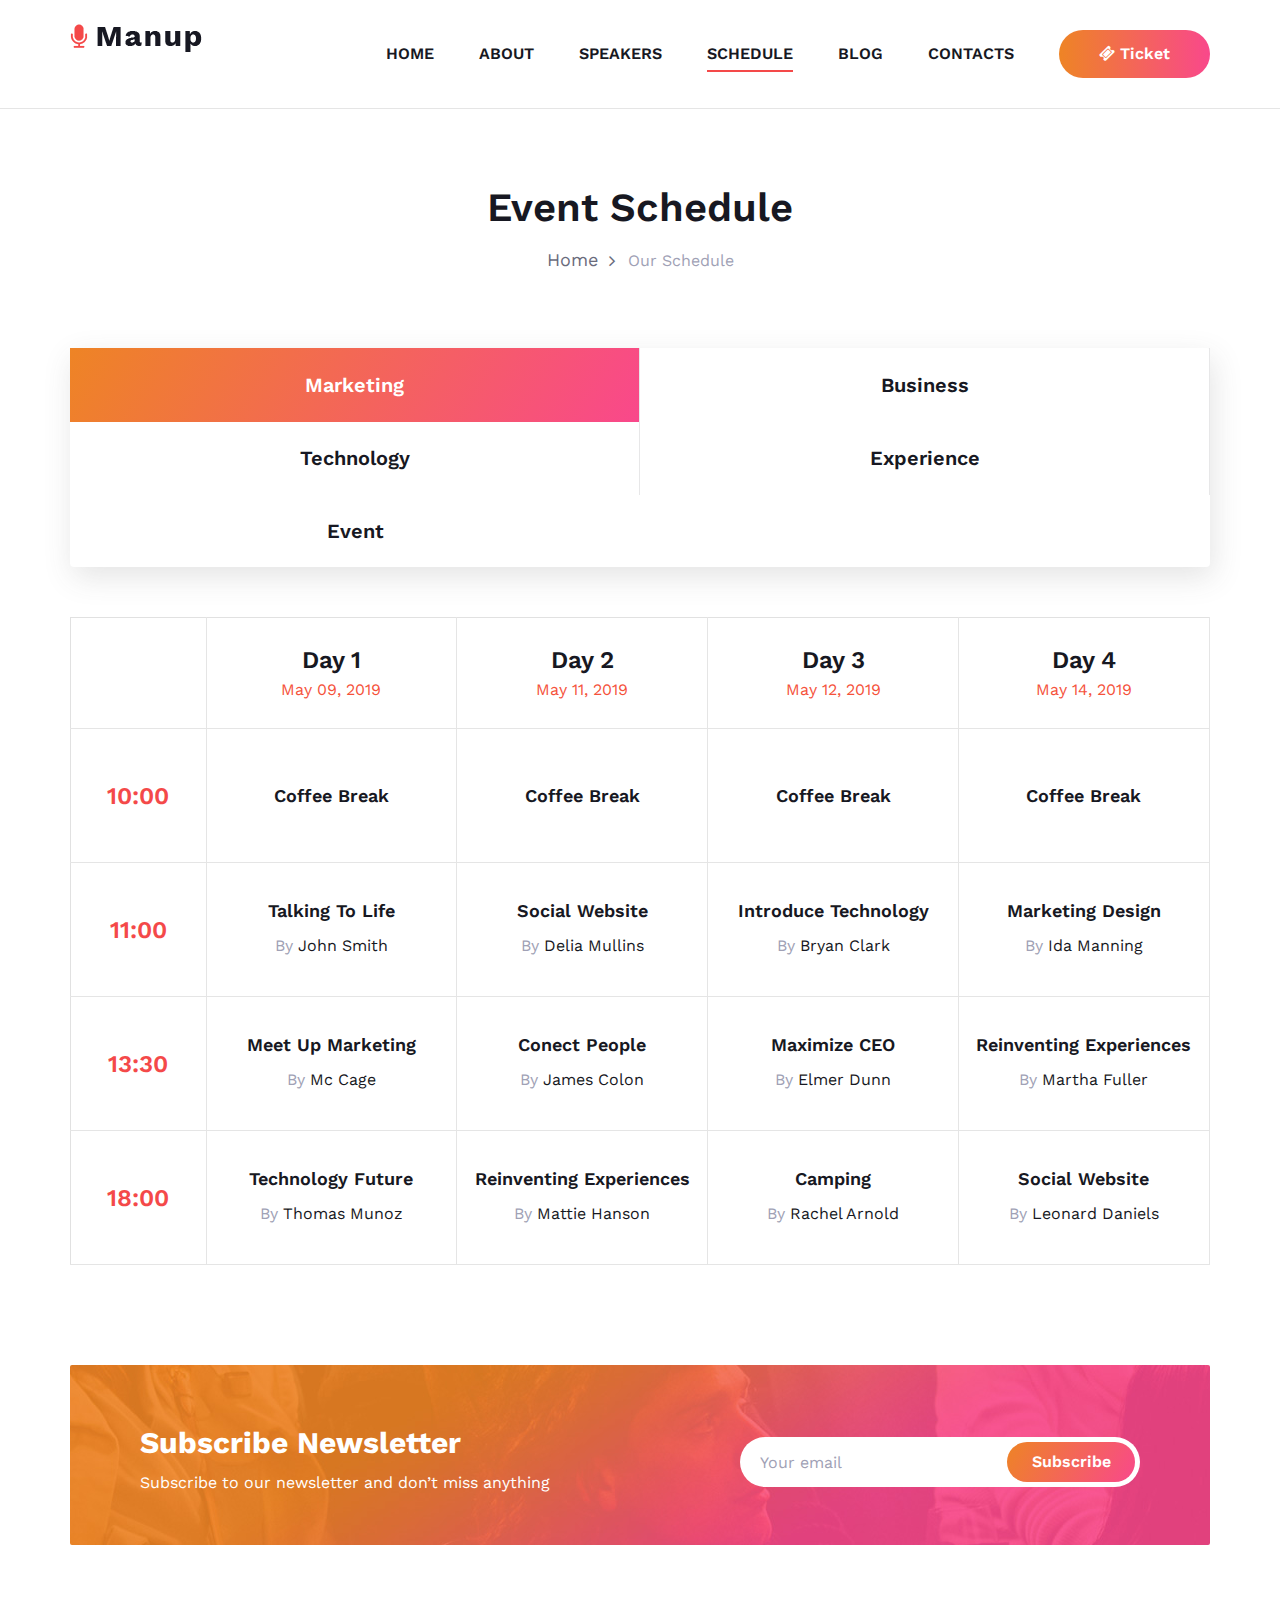
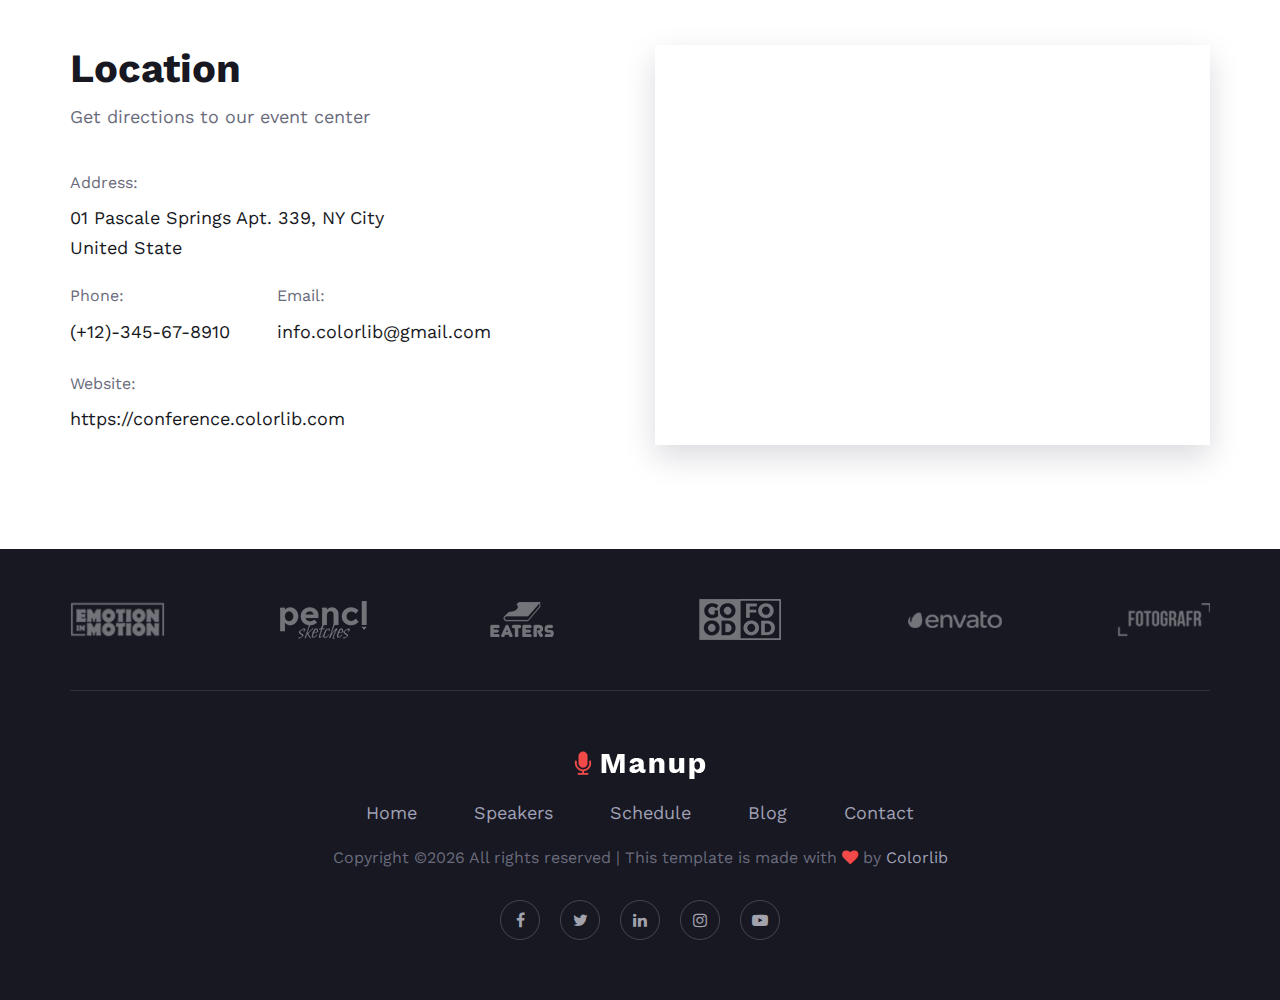
<file: schedule.html>
<!DOCTYPE html>
<html lang="zxx">

<head>
    <meta charset="UTF-8">
    <meta name="description" content="Manup Template">
    <meta name="keywords" content="Manup, unica, creative, html">
    <meta name="viewport" content="width=device-width, initial-scale=1.0">
    <meta http-equiv="X-UA-Compatible" content="ie=edge">
    <title>Manup | Template</title>

    <!-- Google Font -->
    <link href="https://fonts.googleapis.com/css?family=Work+Sans:400,500,600,700,800,900&display=swap"
        rel="stylesheet">
    <link href="https://fonts.googleapis.com/css?family=Poppins:400,500,600,700&display=swap" rel="stylesheet">


    <!-- Css Styles -->
    <link rel="stylesheet" href="css/bootstrap.min.css" type="text/css">
    <link rel="stylesheet" href="css/font-awesome.min.css" type="text/css">
    <link rel="stylesheet" href="css/elegant-icons.css" type="text/css">
    <link rel="stylesheet" href="css/owl.carousel.min.css" type="text/css">
    <link rel="stylesheet" href="css/magnific-popup.css" type="text/css">
    <link rel="stylesheet" href="css/slicknav.min.css" type="text/css">
    <link rel="stylesheet" href="css/style.css" type="text/css">
</head>

<body>
    <!-- Page Preloder -->
    <div id="preloder">
        <div class="loader"></div>
    </div>

    <!-- Header Section Begin -->
    <header class="header-section header-normal">
        <div class="container">
            <div class="logo">
                <a href="./index.html">
                    <img src="img/logo.png" alt="">
                </a>
            </div>
            <div class="nav-menu">
                <nav class="mainmenu mobile-menu">
                    <ul>
                        <li><a href="./index.html">Home</a></li>
                        <li><a href="./about-us.html">About</a></li>
                        <li><a href="./speaker.html">Speakers</a>
                            <ul class="dropdown">
                                <li><a href="#">Jayden</a></li>
                                <li><a href="#">Sara</a></li>
                                <li><a href="#">Emma</a></li>
                                <li><a href="#">Harriet</a></li>
                            </ul>
                        </li>
                        <li class="active"><a href="./schedule.html">Schedule</a></li>
                        <li><a href="./blog.html">Blog</a></li>
                        <li><a href="./contact.html">Contacts</a></li>
                    </ul>
                </nav>
                <a href="#" class="primary-btn top-btn"><i class="fa fa-ticket"></i> Ticket</a>
            </div>
            <div id="mobile-menu-wrap"></div>
        </div>
    </header>
    <!-- Header End -->

    <!-- Breadcrumb Section Begin -->
    <section class="breadcrumb-section">
        <div class="container">
            <div class="row">
                <div class="col-lg-12">
                    <div class="breadcrumb-text">
                        <h2>Event Schedule</h2>
                        <div class="bt-option">
                            <a href="#">Home</a>
                            <span>Our Schedule</span>
                        </div>
                    </div>
                </div>
            </div>
        </div>
    </section>
    <!-- Breadcrumb Section End -->

    <!-- Schedule Table Section Begin -->
    <section class="schedule-table-section spad">
        <div class="container">
            <div class="row">
                <div class="col-lg-12">
                    <div class="schedule-table-tab">
                        <ul class="nav nav-tabs" role="tablist">
                            <li class="nav-item">
                                <a class="nav-link active" data-toggle="tab" href="#tabs-1" role="tab">Marketing</a>
                            </li>
                            <li class="nav-item">
                                <a class="nav-link" data-toggle="tab" href="#tabs-2" role="tab">Business</a>
                            </li>
                            <li class="nav-item">
                                <a class="nav-link" data-toggle="tab" href="#tabs-3" role="tab">Technology</a>
                            </li>
                            <li class="nav-item">
                                <a class="nav-link" data-toggle="tab" href="#tabs-4" role="tab">Experience</a>
                            </li>
                            <li class="nav-item">
                                <a class="nav-link" data-toggle="tab" href="#tabs-5" role="tab">Event</a>
                            </li>
                        </ul><!-- Tab panes -->
                        <div class="tab-content">
                            <div class="tab-pane active" id="tabs-1" role="tabpanel">
                                <div class="schedule-table-content">
                                    <table>
                                        <thead>
                                            <tr>
                                                <th></th>
                                                <th>
                                                    <strong>Day 1</strong>
                                                    <span>May 09, 2019</span>
                                                </th>
                                                <th>
                                                    <strong>Day 2</strong>
                                                    <span>May 11, 2019</span>
                                                </th>
                                                <th>
                                                    <strong>Day 3</strong>
                                                    <span>May 12, 2019</span>
                                                </th>
                                                <th>
                                                    <strong>Day 4</strong>
                                                    <span>May 14, 2019</span>
                                                </th>
                                            </tr>
                                        </thead>
                                        <tbody>
                                            <tr>
                                                <td class="event-time">10:00</td>
                                                <td class="break hover-bg">
                                                    <h5>Coffee Break</h5>
                                                </td>
                                                <td class="break hover-bg">
                                                    <h5>Coffee Break</h5>
                                                </td>
                                                <td class="break hover-bg">
                                                    <h5>Coffee Break</h5>
                                                </td>
                                                <td class="break hover-bg">
                                                    <h5>Coffee Break</h5>
                                                </td>
                                            </tr>
                                            <tr>
                                                <td class="event-time">11:00</td>
                                                <td class="hover-bg">
                                                    <h5>Talking To Life</h5>
                                                    <p><span>By</span> John Smith</p>
                                                </td>
                                                <td class="hover-bg">
                                                    <h5>Social Website</h5>
                                                    <p><span>By</span> Delia Mullins</p>
                                                </td>
                                                <td class="hover-bg">
                                                    <h5>Introduce Technology</h5>
                                                    <p><span>By</span> Bryan Clark</p>
                                                </td>
                                                <td class="hover-bg">
                                                    <h5>Marketing Design</h5>
                                                    <p><span>By</span> Ida Manning</p>
                                                </td>
                                            </tr>
                                            <tr>
                                                <td class="event-time">13:30</td>
                                                <td class="hover-bg">
                                                    <h5>Meet Up Marketing</h5>
                                                    <p><span>By</span> Mc Cage</p>
                                                </td>
                                                <td class="hover-bg">
                                                    <h5>Conect People</h5>
                                                    <p><span>By</span> James Colon</p>
                                                </td>
                                                <td class="hover-bg">
                                                    <h5>Maximize CEO</h5>
                                                    <p><span>By</span> Elmer Dunn</p>
                                                </td>
                                                <td class="hover-bg">
                                                    <h5>Reinventing Experiences</h5>
                                                    <p><span>By</span> Martha Fuller</p>
                                                </td>
                                            </tr>
                                            <tr>
                                                <td class="event-time">18:00</td>
                                                <td class="hover-bg">
                                                    <h5>Technology Future</h5>
                                                    <p><span>By</span> Thomas Munoz</p>
                                                </td>
                                                <td class="hover-bg">
                                                    <h5>Reinventing Experiences</h5>
                                                    <p><span>By</span> Mattie Hanson</p>
                                                </td>
                                                <td class="hover-bg">
                                                    <h5>Camping</h5>
                                                    <p><span>By</span> Rachel Arnold</p>
                                                </td>
                                                <td class="hover-bg">
                                                    <h5>Social Website</h5>
                                                    <p><span>By</span> Leonard Daniels</p>
                                                </td>
                                            </tr>
                                        </tbody>
                                    </table>
                                </div>
                            </div>
                            <div class="tab-pane" id="tabs-2" role="tabpanel">
                                <div class="schedule-table-content">
                                    <table>
                                        <thead>
                                            <tr>
                                                <th></th>
                                                <th>
                                                    <strong>Day 1</strong>
                                                    <span>May 09, 2019</span>
                                                </th>
                                                <th>
                                                    <strong>Day 2</strong>
                                                    <span>May 11, 2019</span>
                                                </th>
                                                <th>
                                                    <strong>Day 3</strong>
                                                    <span>May 12, 2019</span>
                                                </th>
                                                <th>
                                                    <strong>Day 4</strong>
                                                    <span>May 14, 2019</span>
                                                </th>
                                            </tr>
                                        </thead>
                                        <tbody>
                                            <tr>
                                                <td class="event-time">15:00</td>
                                                <td class="break hover-bg">
                                                    <h5>Coffee Break</h5>
                                                </td>
                                                <td class="break hover-bg">
                                                    <h5>Coffee Break</h5>
                                                </td>
                                                <td class="break hover-bg">
                                                    <h5>Coffee Break</h5>
                                                </td>
                                                <td class="break hover-bg">
                                                    <h5>Coffee Break</h5>
                                                </td>
                                            </tr>
                                            <tr>
                                                <td class="event-time">16:00</td>
                                                <td class="hover-bg">
                                                    <h5>Talking To Life</h5>
                                                    <p><span>By</span> John Smith</p>
                                                </td>
                                                <td class="hover-bg">
                                                    <h5>Social Website</h5>
                                                    <p><span>By</span> Delia Mullins</p>
                                                </td>
                                                <td class="hover-bg">
                                                    <h5>Introduce Technology</h5>
                                                    <p><span>By</span> Bryan Clark</p>
                                                </td>
                                                <td class="hover-bg">
                                                    <h5>Marketing Design</h5>
                                                    <p><span>By</span> Ida Manning</p>
                                                </td>
                                            </tr>
                                            <tr>
                                                <td class="event-time">17:30</td>
                                                <td class="hover-bg">
                                                    <h5>Meet Up Marketing</h5>
                                                    <p><span>By</span> Mc Cage</p>
                                                </td>
                                                <td class="hover-bg">
                                                    <h5>Conect People</h5>
                                                    <p><span>By</span> James Colon</p>
                                                </td>
                                                <td class="hover-bg">
                                                    <h5>Maximize CEO</h5>
                                                    <p><span>By</span> Elmer Dunn</p>
                                                </td>
                                                <td class="hover-bg">
                                                    <h5>Reinventing Experiences</h5>
                                                    <p><span>By</span> Martha Fuller</p>
                                                </td>
                                            </tr>
                                            <tr>
                                                <td class="event-time">18:00</td>
                                                <td class="hover-bg">
                                                    <h5>Technology Future</h5>
                                                    <p><span>By</span> Thomas Munoz</p>
                                                </td>
                                                <td class="hover-bg">
                                                    <h5>Reinventing Experiences</h5>
                                                    <p><span>By</span> Mattie Hanson</p>
                                                </td>
                                                <td class="hover-bg">
                                                    <h5>Camping</h5>
                                                    <p><span>By</span> Rachel Arnold</p>
                                                </td>
                                                <td class="hover-bg">
                                                    <h5>Social Website</h5>
                                                    <p><span>By</span> Leonard Daniels</p>
                                                </td>
                                            </tr>
                                        </tbody>
                                    </table>
                                </div>
                            </div>
                            <div class="tab-pane" id="tabs-3" role="tabpanel">
                                <div class="schedule-table-content">
                                    <table>
                                        <thead>
                                            <tr>
                                                <th></th>
                                                <th>
                                                    <strong>Day 1</strong>
                                                    <span>May 09, 2019</span>
                                                </th>
                                                <th>
                                                    <strong>Day 2</strong>
                                                    <span>May 11, 2019</span>
                                                </th>
                                                <th>
                                                    <strong>Day 3</strong>
                                                    <span>May 12, 2019</span>
                                                </th>
                                                <th>
                                                    <strong>Day 4</strong>
                                                    <span>May 14, 2019</span>
                                                </th>
                                            </tr>
                                        </thead>
                                        <tbody>
                                            <tr>
                                                <td class="event-time">16:00</td>
                                                <td class="break hover-bg">
                                                    <h5>Coffee Break</h5>
                                                </td>
                                                <td class="break hover-bg">
                                                    <h5>Coffee Break</h5>
                                                </td>
                                                <td class="break hover-bg">
                                                    <h5>Coffee Break</h5>
                                                </td>
                                                <td class="break hover-bg">
                                                    <h5>Coffee Break</h5>
                                                </td>
                                            </tr>
                                            <tr>
                                                <td class="event-time">17:00</td>
                                                <td class="hover-bg">
                                                    <h5>Talking To Life</h5>
                                                    <p><span>By</span> John Smith</p>
                                                </td>
                                                <td class="hover-bg">
                                                    <h5>Social Website</h5>
                                                    <p><span>By</span> Delia Mullins</p>
                                                </td>
                                                <td class="hover-bg">
                                                    <h5>Introduce Technology</h5>
                                                    <p><span>By</span> Bryan Clark</p>
                                                </td>
                                                <td class="hover-bg">
                                                    <h5>Marketing Design</h5>
                                                    <p><span>By</span> Ida Manning</p>
                                                </td>
                                            </tr>
                                            <tr>
                                                <td class="event-time">18:30</td>
                                                <td class="hover-bg">
                                                    <h5>Meet Up Marketing</h5>
                                                    <p><span>By</span> Mc Cage</p>
                                                </td>
                                                <td class="hover-bg">
                                                    <h5>Conect People</h5>
                                                    <p><span>By</span> James Colon</p>
                                                </td>
                                                <td class="hover-bg">
                                                    <h5>Maximize CEO</h5>
                                                    <p><span>By</span> Elmer Dunn</p>
                                                </td>
                                                <td class="hover-bg">
                                                    <h5>Reinventing Experiences</h5>
                                                    <p><span>By</span> Martha Fuller</p>
                                                </td>
                                            </tr>
                                            <tr>
                                                <td class="event-time">19:00</td>
                                                <td class="hover-bg">
                                                    <h5>Technology Future</h5>
                                                    <p><span>By</span> Thomas Munoz</p>
                                                </td>
                                                <td class="hover-bg">
                                                    <h5>Reinventing Experiences</h5>
                                                    <p><span>By</span> Mattie Hanson</p>
                                                </td>
                                                <td class="hover-bg">
                                                    <h5>Camping</h5>
                                                    <p><span>By</span> Rachel Arnold</p>
                                                </td>
                                                <td class="hover-bg">
                                                    <h5>Social Website</h5>
                                                    <p><span>By</span> Leonard Daniels</p>
                                                </td>
                                            </tr>
                                        </tbody>
                                    </table>
                                </div>
                            </div>
                            <div class="tab-pane" id="tabs-4" role="tabpanel">
                                <div class="schedule-table-content">
                                    <table>
                                        <thead>
                                            <tr>
                                                <th></th>
                                                <th>
                                                    <strong>Day 1</strong>
                                                    <span>May 09, 2019</span>
                                                </th>
                                                <th>
                                                    <strong>Day 2</strong>
                                                    <span>May 11, 2019</span>
                                                </th>
                                                <th>
                                                    <strong>Day 3</strong>
                                                    <span>May 12, 2019</span>
                                                </th>
                                                <th>
                                                    <strong>Day 4</strong>
                                                    <span>May 14, 2019</span>
                                                </th>
                                            </tr>
                                        </thead>
                                        <tbody>
                                            <tr>
                                                <td class="event-time">09:00</td>
                                                <td class="break hover-bg">
                                                    <h5>Coffee Break</h5>
                                                </td>
                                                <td class="break hover-bg">
                                                    <h5>Coffee Break</h5>
                                                </td>
                                                <td class="break hover-bg">
                                                    <h5>Coffee Break</h5>
                                                </td>
                                                <td class="break hover-bg">
                                                    <h5>Coffee Break</h5>
                                                </td>
                                            </tr>
                                            <tr>
                                                <td class="event-time">10:00</td>
                                                <td class="hover-bg">
                                                    <h5>Talking To Life</h5>
                                                    <p><span>By</span> John Smith</p>
                                                </td>
                                                <td class="hover-bg">
                                                    <h5>Social Website</h5>
                                                    <p><span>By</span> Delia Mullins</p>
                                                </td>
                                                <td class="hover-bg">
                                                    <h5>Introduce Technology</h5>
                                                    <p><span>By</span> Bryan Clark</p>
                                                </td>
                                                <td class="hover-bg">
                                                    <h5>Marketing Design</h5>
                                                    <p><span>By</span> Ida Manning</p>
                                                </td>
                                            </tr>
                                            <tr>
                                                <td class="event-time">13:30</td>
                                                <td class="hover-bg">
                                                    <h5>Meet Up Marketing</h5>
                                                    <p><span>By</span> Mc Cage</p>
                                                </td>
                                                <td class="hover-bg">
                                                    <h5>Conect People</h5>
                                                    <p><span>By</span> James Colon</p>
                                                </td>
                                                <td class="hover-bg">
                                                    <h5>Maximize CEO</h5>
                                                    <p><span>By</span> Elmer Dunn</p>
                                                </td>
                                                <td class="hover-bg">
                                                    <h5>Reinventing Experiences</h5>
                                                    <p><span>By</span> Martha Fuller</p>
                                                </td>
                                            </tr>
                                            <tr>
                                                <td class="event-time">14:00</td>
                                                <td class="hover-bg">
                                                    <h5>Technology Future</h5>
                                                    <p><span>By</span> Thomas Munoz</p>
                                                </td>
                                                <td class="hover-bg">
                                                    <h5>Reinventing Experiences</h5>
                                                    <p><span>By</span> Mattie Hanson</p>
                                                </td>
                                                <td class="hover-bg">
                                                    <h5>Camping</h5>
                                                    <p><span>By</span> Rachel Arnold</p>
                                                </td>
                                                <td class="hover-bg">
                                                    <h5>Social Website</h5>
                                                    <p><span>By</span> Leonard Daniels</p>
                                                </td>
                                            </tr>
                                        </tbody>
                                    </table>
                                </div>
                            </div>
                            <div class="tab-pane" id="tabs-5" role="tabpanel">
                                <div class="schedule-table-content">
                                    <table>
                                        <thead>
                                            <tr>
                                                <th></th>
                                                <th>
                                                    <strong>Day 1</strong>
                                                    <span>May 09, 2019</span>
                                                </th>
                                                <th>
                                                    <strong>Day 2</strong>
                                                    <span>May 11, 2019</span>
                                                </th>
                                                <th>
                                                    <strong>Day 3</strong>
                                                    <span>May 12, 2019</span>
                                                </th>
                                                <th>
                                                    <strong>Day 4</strong>
                                                    <span>May 14, 2019</span>
                                                </th>
                                            </tr>
                                        </thead>
                                        <tbody>
                                            <tr>
                                                <td class="event-time">20:00</td>
                                                <td class="break hover-bg">
                                                    <h5>Coffee Break</h5>
                                                </td>
                                                <td class="break hover-bg">
                                                    <h5>Coffee Break</h5>
                                                </td>
                                                <td class="break hover-bg">
                                                    <h5>Coffee Break</h5>
                                                </td>
                                                <td class="break hover-bg">
                                                    <h5>Coffee Break</h5>
                                                </td>
                                            </tr>
                                            <tr>
                                                <td class="event-time">22:00</td>
                                                <td class="hover-bg">
                                                    <h5>Talking To Life</h5>
                                                    <p><span>By</span> John Smith</p>
                                                </td>
                                                <td class="hover-bg">
                                                    <h5>Social Website</h5>
                                                    <p><span>By</span> Delia Mullins</p>
                                                </td>
                                                <td class="hover-bg">
                                                    <h5>Introduce Technology</h5>
                                                    <p><span>By</span> Bryan Clark</p>
                                                </td>
                                                <td class="hover-bg">
                                                    <h5>Marketing Design</h5>
                                                    <p><span>By</span> Ida Manning</p>
                                                </td>
                                            </tr>
                                            <tr>
                                                <td class="event-time">23:30</td>
                                                <td class="hover-bg">
                                                    <h5>Meet Up Marketing</h5>
                                                    <p><span>By</span> Mc Cage</p>
                                                </td>
                                                <td class="hover-bg">
                                                    <h5>Conect People</h5>
                                                    <p><span>By</span> James Colon</p>
                                                </td>
                                                <td class="hover-bg">
                                                    <h5>Maximize CEO</h5>
                                                    <p><span>By</span> Elmer Dunn</p>
                                                </td>
                                                <td class="hover-bg">
                                                    <h5>Reinventing Experiences</h5>
                                                    <p><span>By</span> Martha Fuller</p>
                                                </td>
                                            </tr>
                                            <tr>
                                                <td class="event-time">24:00</td>
                                                <td class="hover-bg">
                                                    <h5>Technology Future</h5>
                                                    <p><span>By</span> Thomas Munoz</p>
                                                </td>
                                                <td class="hover-bg">
                                                    <h5>Reinventing Experiences</h5>
                                                    <p><span>By</span> Mattie Hanson</p>
                                                </td>
                                                <td class="hover-bg">
                                                    <h5>Camping</h5>
                                                    <p><span>By</span> Rachel Arnold</p>
                                                </td>
                                                <td class="hover-bg">
                                                    <h5>Social Website</h5>
                                                    <p><span>By</span> Leonard Daniels</p>
                                                </td>
                                            </tr>
                                        </tbody>
                                    </table>
                                </div>
                            </div>
                        </div>
                    </div>
                </div>
            </div>
        </div>
    </section>
    <!-- Schedule Table Section End -->

    <!-- Newslatter Section Begin -->
    <section class="newslatter-section about-newslatter">
        <div class="container">
            <div class="newslatter-inner set-bg" data-setbg="img/newslatter-bg.jpg">
                <div class="ni-text">
                    <h3>Subscribe Newsletter</h3>
                    <p>Subscribe to our newsletter and don’t miss anything</p>
                </div>
                <form action="#" class="ni-form">
                    <input type="text" placeholder="Your email">
                    <button type="submit">Subscribe</button>
                </form>
            </div>
        </div>
    </section>
    <!-- Newslatter Section End -->

    <!-- Contact Section Begin -->
    <section class="contact-section spad">
        <div class="container">
            <div class="row">
                <div class="col-lg-6">
                    <div class="section-title">
                        <h2>Location</h2>
                        <p>Get directions to our event center</p>
                    </div>
                    <div class="cs-text">
                        <div class="ct-address">
                            <span>Address:</span>
                            <p>01 Pascale Springs Apt. 339, NY City <br />United State</p>
                        </div>
                        <ul>
                            <li>
                                <span>Phone:</span>
                                (+12)-345-67-8910
                            </li>
                            <li>
                                <span>Email:</span>
                                info.colorlib@gmail.com
                            </li>
                        </ul>
                        <div class="ct-links">
                            <span>Website:</span>
                            <p>https://conference.colorlib.com</p>
                        </div>
                    </div>
                </div>
                <div class="col-lg-6">
                    <div class="cs-map">
                        <iframe
                            src="https://www.google.com/maps/embed?pb=!1m18!1m12!1m3!1d52901.38789495531!2d-118.19465514866786!3d34.03523211493029!2m3!1f0!2f0!3f0!3m2!1i1024!2i768!4f13.1!3m3!1m2!1s0x80c2cf71ad83ff9f%3A0x518b28657f4543b7!2sEast%20Los%20Angeles%2C%20CA%2C%20USA!5e0!3m2!1sen!2sbd!4v1579763856144!5m2!1sen!2sbd"
                            height="400" style="border:0;" allowfullscreen=""></iframe>
                    </div>
                </div>
            </div>
        </div>
    </section>
    <!-- Contact Section End -->

    <!-- Footer Section Begin -->
    <footer class="footer-section">
        <div class="container">
            <div class="partner-logo owl-carousel">
                <a href="#" class="pl-table">
                    <div class="pl-tablecell">
                        <img src="img/partner-logo/logo-1.png" alt="">
                    </div>
                </a>
                <a href="#" class="pl-table">
                    <div class="pl-tablecell">
                        <img src="img/partner-logo/logo-2.png" alt="">
                    </div>
                </a>
                <a href="#" class="pl-table">
                    <div class="pl-tablecell">
                        <img src="img/partner-logo/logo-3.png" alt="">
                    </div>
                </a>
                <a href="#" class="pl-table">
                    <div class="pl-tablecell">
                        <img src="img/partner-logo/logo-4.png" alt="">
                    </div>
                </a>
                <a href="#" class="pl-table">
                    <div class="pl-tablecell">
                        <img src="img/partner-logo/logo-5.png" alt="">
                    </div>
                </a>
                <a href="#" class="pl-table">
                    <div class="pl-tablecell">
                        <img src="img/partner-logo/logo-6.png" alt="">
                    </div>
                </a>
            </div>
            <div class="row">
                <div class="col-lg-12">
                    <div class="footer-text">
                        <div class="ft-logo">
                            <a href="#" class="footer-logo"><img src="img/footer-logo.png" alt=""></a>
                        </div>
                        <ul>
                            <li><a href="#">Home</a></li>
                            <li><a href="#">Speakers</a></li>
                            <li><a href="#">Schedule</a></li>
                            <li><a href="#">Blog</a></li>
                            <li><a href="#">Contact</a></li>
                        </ul>
                        <div class="copyright-text"><p><!-- Link back to Colorlib can't be removed. Template is licensed under CC BY 3.0. -->
  Copyright &copy;<script>document.write(new Date().getFullYear());</script> All rights reserved | This template is made with <i class="fa fa-heart" aria-hidden="true"></i> by <a href="https://colorlib.com" target="_blank">Colorlib</a>
  <!-- Link back to Colorlib can't be removed. Template is licensed under CC BY 3.0. --></p></div>
                        <div class="ft-social">
                            <a href="#"><i class="fa fa-facebook"></i></a>
                            <a href="#"><i class="fa fa-twitter"></i></a>
                            <a href="#"><i class="fa fa-linkedin"></i></a>
                            <a href="#"><i class="fa fa-instagram"></i></a>
                            <a href="#"><i class="fa fa-youtube-play"></i></a>
                        </div>
                    </div>
                </div>
            </div>
        </div>
    </footer>
    <!-- Footer Section End -->

    <!-- Js Plugins -->
    <script src="js/jquery-3.3.1.min.js"></script>
    <script src="js/bootstrap.min.js"></script>
    <script src="js/jquery.magnific-popup.min.js"></script>
    <script src="js/jquery.countdown.min.js"></script>
    <script src="js/jquery.slicknav.js"></script>
    <script src="js/owl.carousel.min.js"></script>
    <script src="js/main.js"></script>
</body>

</html>
</file>
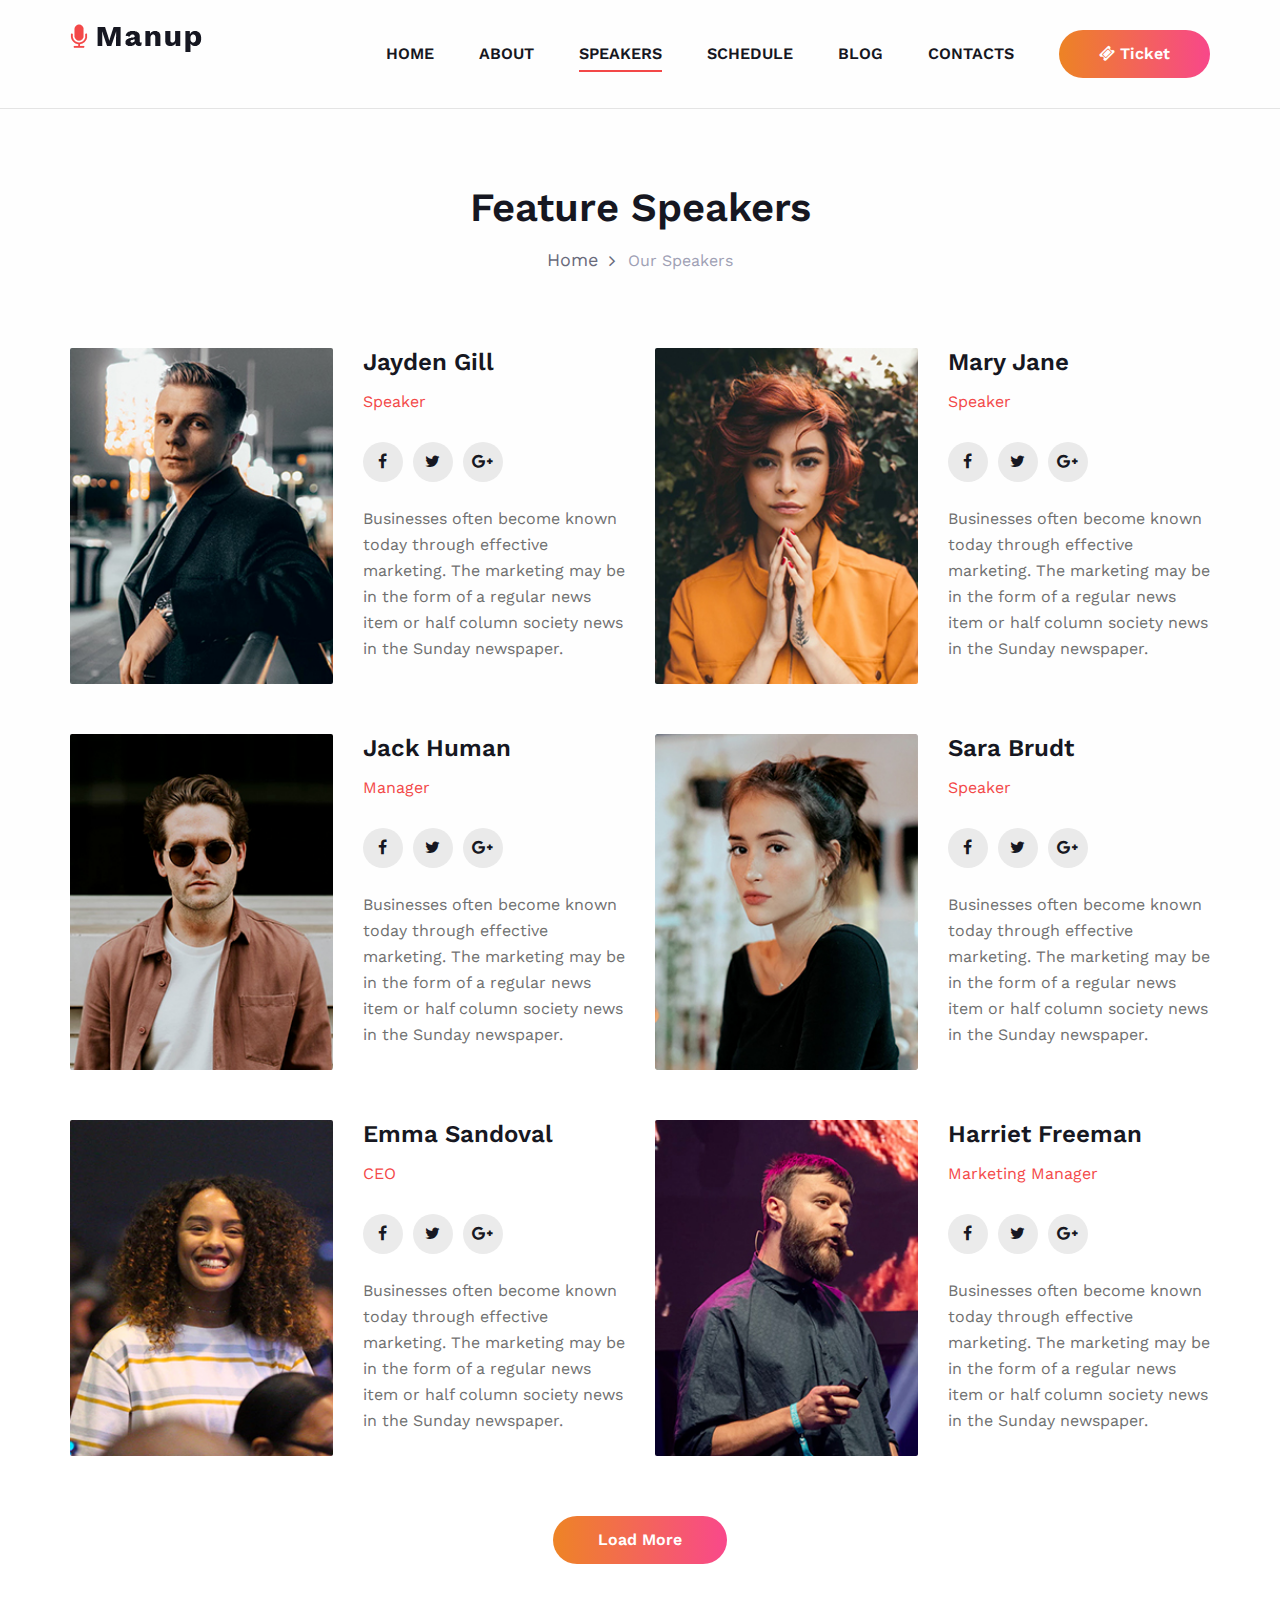
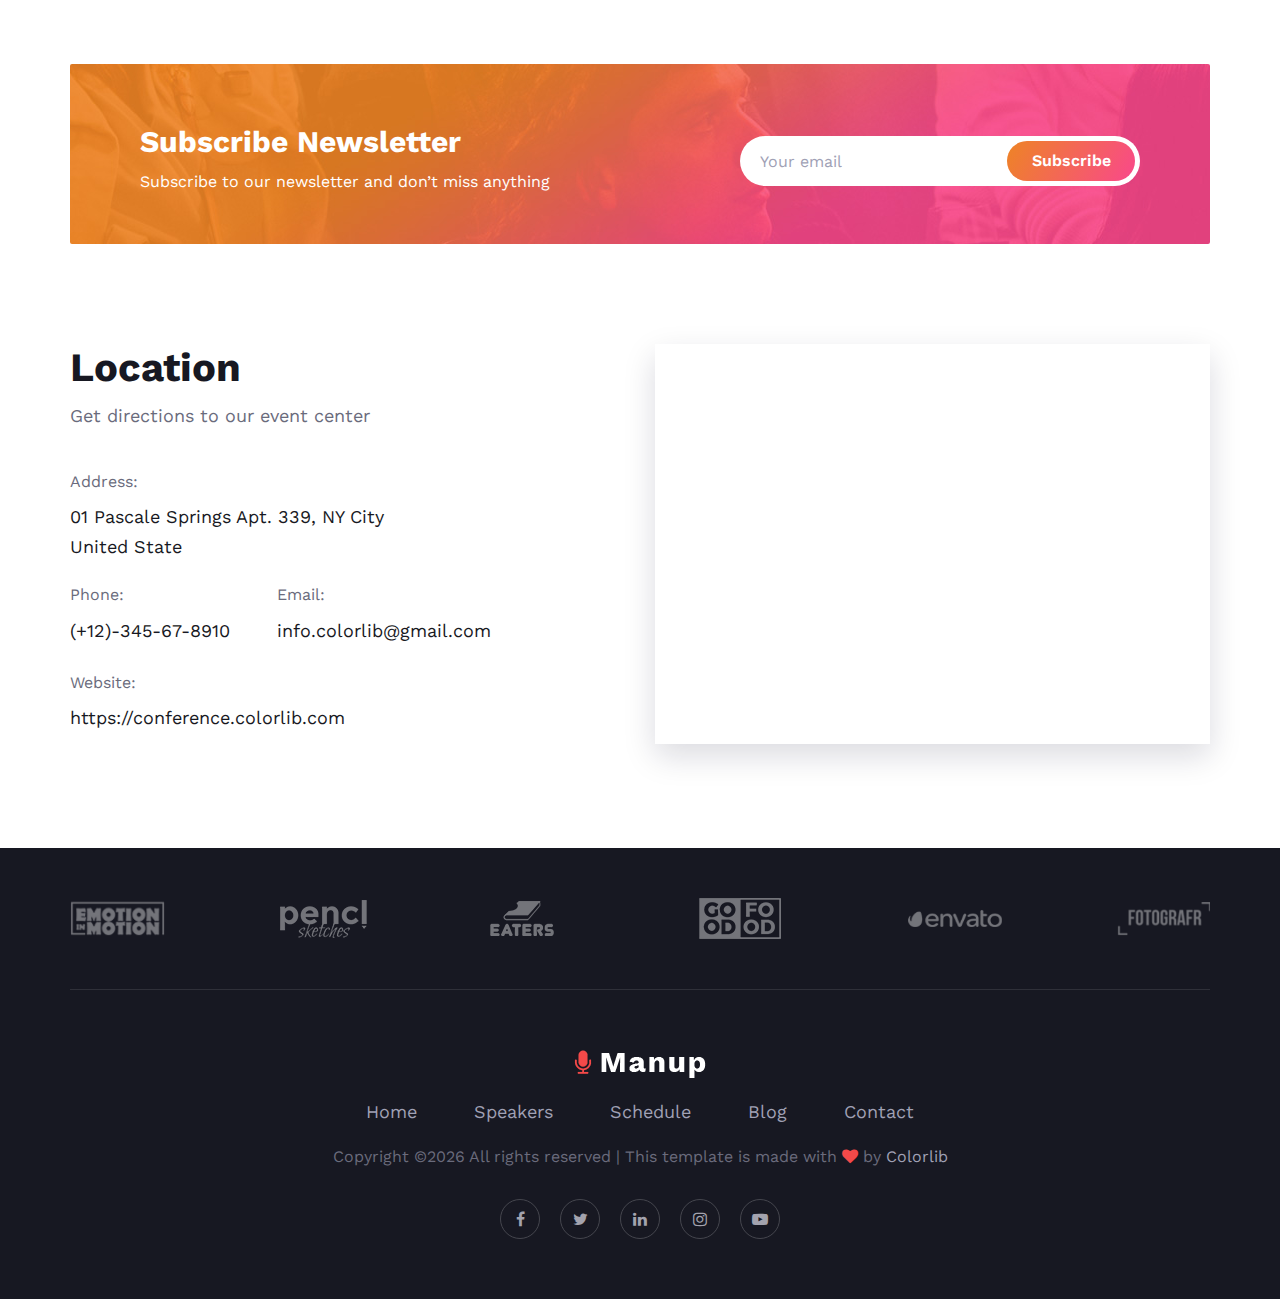
<file: speaker.html>
<!DOCTYPE html>
<html lang="zxx">

<head>
    <meta charset="UTF-8">
    <meta name="description" content="Manup Template">
    <meta name="keywords" content="Manup, unica, creative, html">
    <meta name="viewport" content="width=device-width, initial-scale=1.0">
    <meta http-equiv="X-UA-Compatible" content="ie=edge">
    <title>Manup | Template</title>

    <!-- Google Font -->
    <link href="https://fonts.googleapis.com/css?family=Work+Sans:400,500,600,700,800,900&display=swap"
        rel="stylesheet">
    <link href="https://fonts.googleapis.com/css?family=Poppins:400,500,600,700&display=swap" rel="stylesheet">


    <!-- Css Styles -->
    <link rel="stylesheet" href="css/bootstrap.min.css" type="text/css">
    <link rel="stylesheet" href="css/font-awesome.min.css" type="text/css">
    <link rel="stylesheet" href="css/elegant-icons.css" type="text/css">
    <link rel="stylesheet" href="css/owl.carousel.min.css" type="text/css">
    <link rel="stylesheet" href="css/magnific-popup.css" type="text/css">
    <link rel="stylesheet" href="css/slicknav.min.css" type="text/css">
    <link rel="stylesheet" href="css/style.css" type="text/css">
</head>

<body>
    <!-- Page Preloder -->
    <div id="preloder">
        <div class="loader"></div>
    </div>

    <!-- Header Section Begin -->
    <header class="header-section header-normal">
        <div class="container">
            <div class="logo">
                <a href="./index.html">
                    <img src="img/logo.png" alt="">
                </a>
            </div>
            <div class="nav-menu">
                <nav class="mainmenu mobile-menu">
                    <ul>
                        <li><a href="./index.html">Home</a></li>
                        <li><a href="./about-us.html">About</a></li>
                        <li class="active"><a href="./speaker.html">Speakers</a>
                            <ul class="dropdown">
                                <li><a href="#">Jayden</a></li>
                                <li><a href="#">Sara</a></li>
                                <li><a href="#">Emma</a></li>
                                <li><a href="#">Harriet</a></li>
                            </ul>
                        </li>
                        <li><a href="./schedule.html">Schedule</a></li>
                        <li><a href="./blog.html">Blog</a></li>
                        <li><a href="./contact.html">Contacts</a></li>
                    </ul>
                </nav>
                <a href="#" class="primary-btn top-btn"><i class="fa fa-ticket"></i> Ticket</a>
            </div>
            <div id="mobile-menu-wrap"></div>
        </div>
    </header>
    <!-- Header End -->

    <!-- Breadcrumb Section Begin -->
    <section class="breadcrumb-section">
        <div class="container">
            <div class="row">
                <div class="col-lg-12">
                    <div class="breadcrumb-text">
                        <h2>Feature Speakers</h2>
                        <div class="bt-option">
                            <a href="#">Home</a>
                            <span>Our Speakers</span>
                        </div>
                    </div>
                </div>
            </div>
        </div>
    </section>
    <!-- Breadcrumb Section End -->

    <!-- Speaker Section Begin -->
    <section class="speaker-section spad">
        <div class="container">
            <div class="row">
                <div class="col-sm-6">
                    <div class="speaker-item">
                        <div class="row">
                            <div class="col-lg-6">
                                <div class="si-pic">
                                    <img src="img/speakers/speaker-1.jpg" alt="">
                                </div>
                            </div>
                            <div class="col-lg-6">
                                <div class="si-text">
                                    <div class="si-title">
                                        <h4>Jayden Gill</h4>
                                        <span>Speaker</span>
                                    </div>
                                    <div class="si-social">
                                        <a href="#"><i class="fa fa-facebook"></i></a>
                                        <a href="#"><i class="fa fa-twitter"></i></a>
                                        <a href="#"><i class="fa fa-google-plus"></i></a>
                                    </div>
                                    <p>Businesses often become known today through effective marketing. The marketing
                                        may be in the form of a regular news item or half column society news in the
                                        Sunday newspaper.</p>
                                </div>
                            </div>
                        </div>
                    </div>
                </div>
                <div class="col-sm-6">
                    <div class="speaker-item">
                        <div class="row">
                            <div class="col-lg-6">
                                <div class="si-pic">
                                    <img src="img/speakers/speaker-2.jpg" alt="">
                                </div>
                            </div>
                            <div class="col-lg-6">
                                <div class="si-text">
                                    <div class="si-title">
                                        <h4>Mary Jane</h4>
                                        <span>Speaker</span>
                                    </div>
                                    <div class="si-social">
                                        <a href="#"><i class="fa fa-facebook"></i></a>
                                        <a href="#"><i class="fa fa-twitter"></i></a>
                                        <a href="#"><i class="fa fa-google-plus"></i></a>
                                    </div>
                                    <p>Businesses often become known today through effective marketing. The marketing
                                        may be in the form of a regular news item or half column society news in the
                                        Sunday newspaper.</p>
                                </div>
                            </div>
                        </div>
                    </div>
                </div>
                <div class="col-sm-6">
                    <div class="speaker-item">
                        <div class="row">
                            <div class="col-lg-6">
                                <div class="si-pic">
                                    <img src="img/speakers/speaker-3.jpg" alt="">
                                </div>
                            </div>
                            <div class="col-lg-6">
                                <div class="si-text">
                                    <div class="si-title">
                                        <h4>Jack Human</h4>
                                        <span>Manager</span>
                                    </div>
                                    <div class="si-social">
                                        <a href="#"><i class="fa fa-facebook"></i></a>
                                        <a href="#"><i class="fa fa-twitter"></i></a>
                                        <a href="#"><i class="fa fa-google-plus"></i></a>
                                    </div>
                                    <p>Businesses often become known today through effective marketing. The marketing
                                        may be in the form of a regular news item or half column society news in the
                                        Sunday newspaper.</p>
                                </div>
                            </div>
                        </div>
                    </div>
                </div>
                <div class="col-sm-6">
                    <div class="speaker-item">
                        <div class="row">
                            <div class="col-lg-6">
                                <div class="si-pic">
                                    <img src="img/speakers/speaker-4.jpg" alt="">
                                </div>
                            </div>
                            <div class="col-lg-6">
                                <div class="si-text">
                                    <div class="si-title">
                                        <h4>Sara Brudt</h4>
                                        <span>Speaker</span>
                                    </div>
                                    <div class="si-social">
                                        <a href="#"><i class="fa fa-facebook"></i></a>
                                        <a href="#"><i class="fa fa-twitter"></i></a>
                                        <a href="#"><i class="fa fa-google-plus"></i></a>
                                    </div>
                                    <p>Businesses often become known today through effective marketing. The marketing
                                        may be in the form of a regular news item or half column society news in the
                                        Sunday newspaper.</p>
                                </div>
                            </div>
                        </div>
                    </div>
                </div>
                <div class="col-sm-6">
                    <div class="speaker-item">
                        <div class="row">
                            <div class="col-lg-6">
                                <div class="si-pic">
                                    <img src="img/speakers/speaker-5.jpg" alt="">
                                </div>
                            </div>
                            <div class="col-lg-6">
                                <div class="si-text">
                                    <div class="si-title">
                                        <h4>Emma Sandoval </h4>
                                        <span>CEO</span>
                                    </div>
                                    <div class="si-social">
                                        <a href="#"><i class="fa fa-facebook"></i></a>
                                        <a href="#"><i class="fa fa-twitter"></i></a>
                                        <a href="#"><i class="fa fa-google-plus"></i></a>
                                    </div>
                                    <p>Businesses often become known today through effective marketing. The marketing
                                        may be in the form of a regular news item or half column society news in the
                                        Sunday newspaper.</p>
                                </div>
                            </div>
                        </div>
                    </div>
                </div>
                <div class="col-sm-6">
                    <div class="speaker-item">
                        <div class="row">
                            <div class="col-lg-6">
                                <div class="si-pic">
                                    <img src="img/speakers/speaker-6.jpg" alt="">
                                </div>
                            </div>
                            <div class="col-lg-6">
                                <div class="si-text">
                                    <div class="si-title">
                                        <h4>Harriet Freeman</h4>
                                        <span>Marketing Manager</span>
                                    </div>
                                    <div class="si-social">
                                        <a href="#"><i class="fa fa-facebook"></i></a>
                                        <a href="#"><i class="fa fa-twitter"></i></a>
                                        <a href="#"><i class="fa fa-google-plus"></i></a>
                                    </div>
                                    <p>Businesses often become known today through effective marketing. The marketing
                                        may be in the form of a regular news item or half column society news in the
                                        Sunday newspaper.</p>
                                </div>
                            </div>
                        </div>
                    </div>
                </div>
            </div>
            <div class="load-more">
                <a href="#" class="primary-btn">Load More</a>
            </div>
        </div>
    </section>
    <!-- Speaker Section End -->

    <!-- Newslatter Section Begin -->
    <section class="newslatter-section about-newslatter">
        <div class="container">
            <div class="newslatter-inner set-bg" data-setbg="img/newslatter-bg.jpg">
                <div class="ni-text">
                    <h3>Subscribe Newsletter</h3>
                    <p>Subscribe to our newsletter and don’t miss anything</p>
                </div>
                <form action="#" class="ni-form">
                    <input type="text" placeholder="Your email">
                    <button type="submit">Subscribe</button>
                </form>
            </div>
        </div>
    </section>
    <!-- Newslatter Section End -->

    <!-- Contact Section Begin -->
    <section class="contact-section spad">
        <div class="container">
            <div class="row">
                <div class="col-lg-6">
                    <div class="section-title">
                        <h2>Location</h2>
                        <p>Get directions to our event center</p>
                    </div>
                    <div class="cs-text">
                        <div class="ct-address">
                            <span>Address:</span>
                            <p>01 Pascale Springs Apt. 339, NY City <br />United State</p>
                        </div>
                        <ul>
                            <li>
                                <span>Phone:</span>
                                (+12)-345-67-8910
                            </li>
                            <li>
                                <span>Email:</span>
                                info.colorlib@gmail.com
                            </li>
                        </ul>
                        <div class="ct-links">
                            <span>Website:</span>
                            <p>https://conference.colorlib.com</p>
                        </div>
                    </div>
                </div>
                <div class="col-lg-6">
                    <div class="cs-map">
                        <iframe
                            src="https://www.google.com/maps/embed?pb=!1m18!1m12!1m3!1d52901.38789495531!2d-118.19465514866786!3d34.03523211493029!2m3!1f0!2f0!3f0!3m2!1i1024!2i768!4f13.1!3m3!1m2!1s0x80c2cf71ad83ff9f%3A0x518b28657f4543b7!2sEast%20Los%20Angeles%2C%20CA%2C%20USA!5e0!3m2!1sen!2sbd!4v1579763856144!5m2!1sen!2sbd"
                            height="400" style="border:0;" allowfullscreen=""></iframe>
                    </div>
                </div>
            </div>
        </div>
    </section>
    <!-- Contact Section End -->

    <!-- Footer Section Begin -->
    <footer class="footer-section">
        <div class="container">
            <div class="partner-logo owl-carousel">
                <a href="#" class="pl-table">
                    <div class="pl-tablecell">
                        <img src="img/partner-logo/logo-1.png" alt="">
                    </div>
                </a>
                <a href="#" class="pl-table">
                    <div class="pl-tablecell">
                        <img src="img/partner-logo/logo-2.png" alt="">
                    </div>
                </a>
                <a href="#" class="pl-table">
                    <div class="pl-tablecell">
                        <img src="img/partner-logo/logo-3.png" alt="">
                    </div>
                </a>
                <a href="#" class="pl-table">
                    <div class="pl-tablecell">
                        <img src="img/partner-logo/logo-4.png" alt="">
                    </div>
                </a>
                <a href="#" class="pl-table">
                    <div class="pl-tablecell">
                        <img src="img/partner-logo/logo-5.png" alt="">
                    </div>
                </a>
                <a href="#" class="pl-table">
                    <div class="pl-tablecell">
                        <img src="img/partner-logo/logo-6.png" alt="">
                    </div>
                </a>
            </div>
            <div class="row">
                <div class="col-lg-12">
                    <div class="footer-text">
                        <div class="ft-logo">
                            <a href="#" class="footer-logo"><img src="img/footer-logo.png" alt=""></a>
                        </div>
                        <ul>
                            <li><a href="#">Home</a></li>
                            <li><a href="#">Speakers</a></li>
                            <li><a href="#">Schedule</a></li>
                            <li><a href="#">Blog</a></li>
                            <li><a href="#">Contact</a></li>
                        </ul>
                        <div class="copyright-text"><p><!-- Link back to Colorlib can't be removed. Template is licensed under CC BY 3.0. -->
  Copyright &copy;<script>document.write(new Date().getFullYear());</script> All rights reserved | This template is made with <i class="fa fa-heart" aria-hidden="true"></i> by <a href="https://colorlib.com" target="_blank">Colorlib</a>
  <!-- Link back to Colorlib can't be removed. Template is licensed under CC BY 3.0. --></p></div>
                        <div class="ft-social">
                            <a href="#"><i class="fa fa-facebook"></i></a>
                            <a href="#"><i class="fa fa-twitter"></i></a>
                            <a href="#"><i class="fa fa-linkedin"></i></a>
                            <a href="#"><i class="fa fa-instagram"></i></a>
                            <a href="#"><i class="fa fa-youtube-play"></i></a>
                        </div>
                    </div>
                </div>
            </div>
        </div>
    </footer>
    <!-- Footer Section End -->

    <!-- Js Plugins -->
    <script src="js/jquery-3.3.1.min.js"></script>
    <script src="js/bootstrap.min.js"></script>
    <script src="js/jquery.magnific-popup.min.js"></script>
    <script src="js/jquery.countdown.min.js"></script>
    <script src="js/jquery.slicknav.js"></script>
    <script src="js/owl.carousel.min.js"></script>
    <script src="js/main.js"></script>
</body>

</html>
</file>
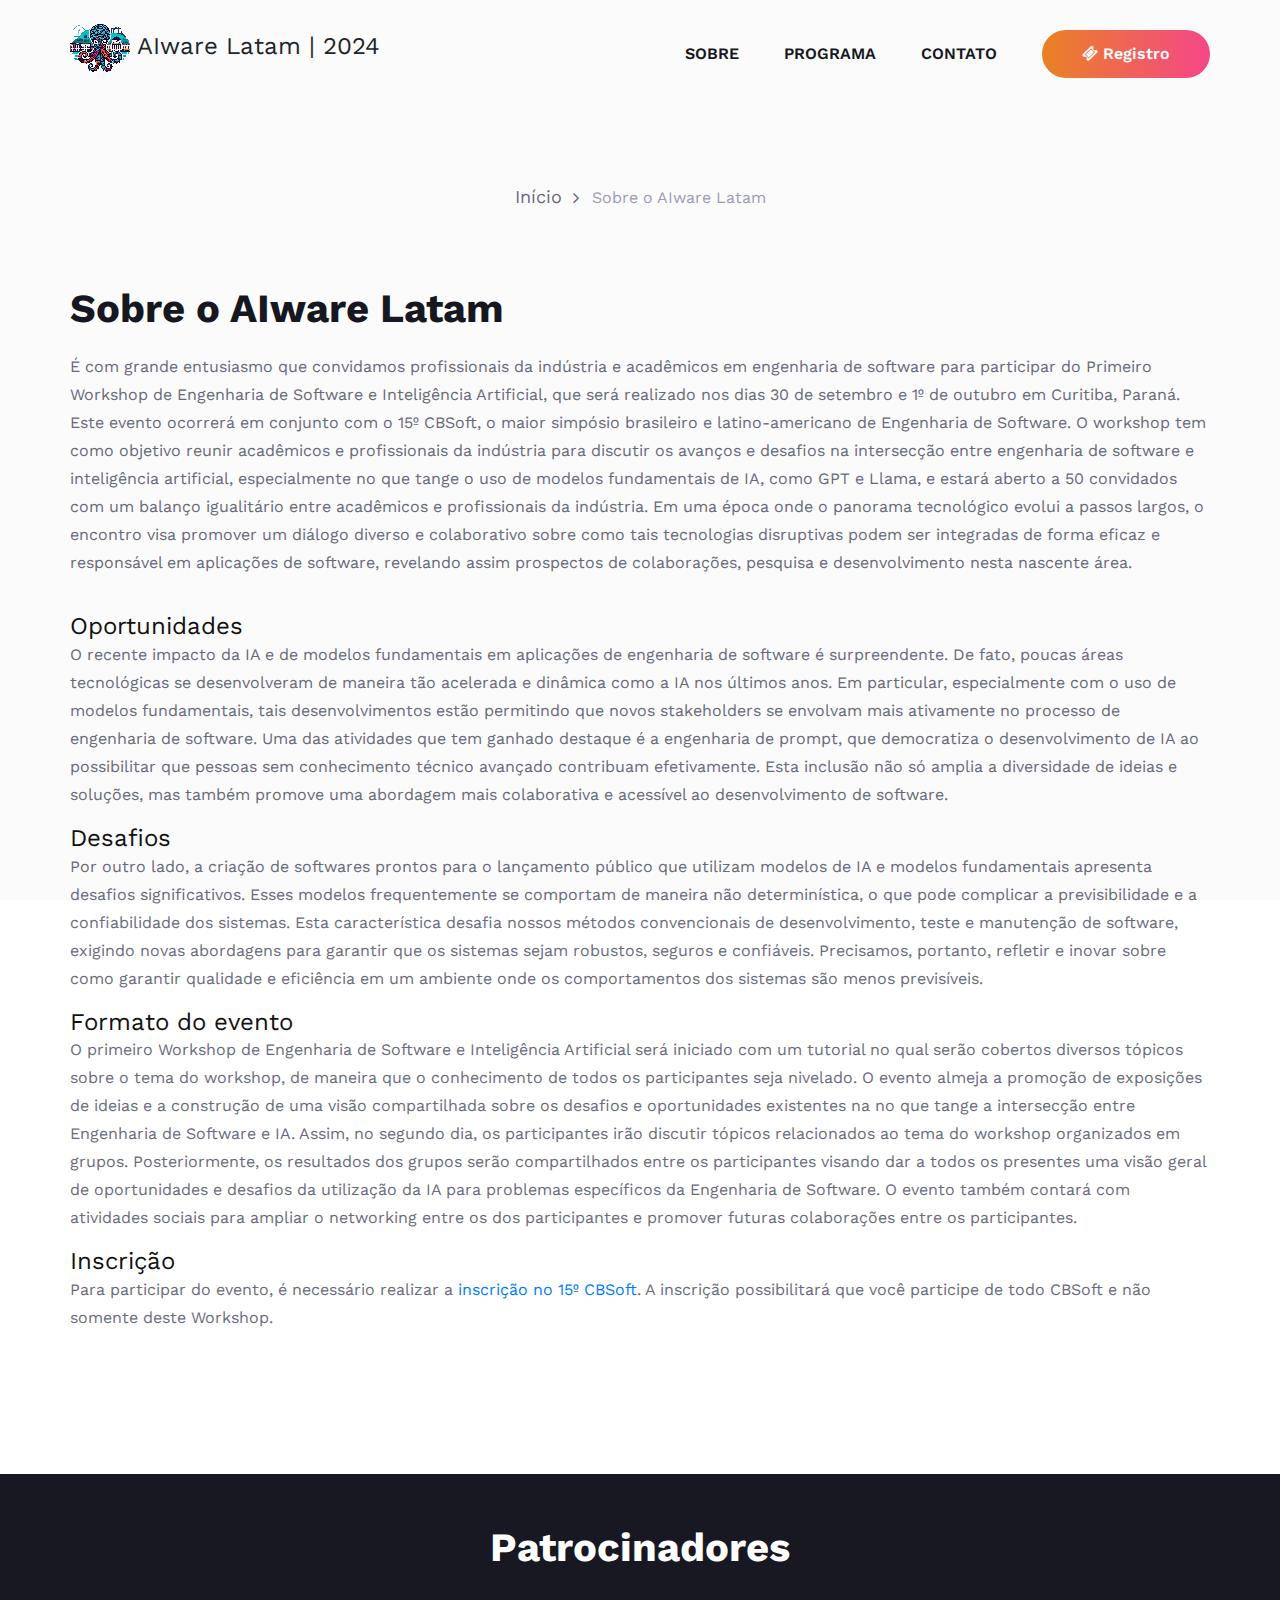
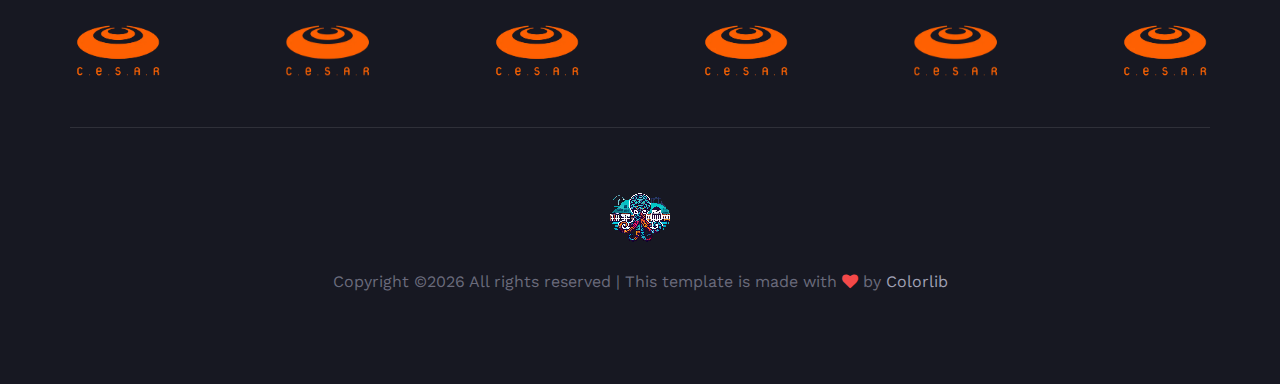
<file: 2024/about-us.html>
<!DOCTYPE html>
<html lang="zxx">

<head>
    <meta charset="UTF-8">
    <meta name="description" content="AIware Latam Website">
    <meta name="keywords" content="software engineering, foundation models, engenharia de software, modelos fundamentais">
    <meta name="viewport" content="width=device-width, initial-scale=1.0">
    <meta http-equiv="X-UA-Compatible" content="ie=edge">
    <title>AIware | Latam</title>

    <!-- Google Font -->
    <link href="https://fonts.googleapis.com/css?family=Work+Sans:400,500,600,700,800,900&display=swap"
        rel="stylesheet">
    <link href="https://fonts.googleapis.com/css?family=Poppins:400,500,600,700&display=swap" rel="stylesheet">


    <!-- Css Styles -->
    <link rel="stylesheet" href="../css/bootstrap.min.css" type="text/css">
    <link rel="stylesheet" href="../css/font-awesome.min.css" type="text/css">
    <link rel="stylesheet" href="../css/elegant-icons.css" type="text/css">
    <link rel="stylesheet" href="../css/owl.carousel.min.css" type="text/css">
    <link rel="stylesheet" href="../css/magnific-popup.css" type="text/css">
    <link rel="stylesheet" href="../css/slicknav.min.css" type="text/css">
    <link rel="stylesheet" href="../css/style.css" type="text/css">
</head>

<body>
    <!-- Page Preloder -->
    <div id="preloder">
        <div class="loader"></div>
    </div>

    <!-- Header Section Begin -->
    <header class="header-section">
        <div class="container">
            <div class="logo">
                <a href="./index.html">
                    <img src="../img/aiware-latam-logo-small.png" alt="">
                    <span>AIware Latam | 2024</span>
                </a>
            </div>
            <div class="nav-menu">
                <nav class="mainmenu mobile-menu">
                    <ul>
                        <!-- <li class="active"><a href="./index.html">Início</a></li> -->
                        <li><a href="index.html#sobre">Sobre</a></li>
                        <!-- <li><a href="./speaker.html">Speakers</a>
                            <ul class="dropdown">
                                <li><a href="#">Jayden</a></li>
                                <li><a href="#">Sara</a></li>
                                <li><a href="#">Emma</a></li>
                                <li><a href="#">Harriet</a></li>
                            </ul>
                        </li> -->
                        <li><a href="index.html#programa">Programa</a></li>
                        <!-- <li><a href="./blog.html">Blog</a></li> -->
                        <li><a href="index.html#contato">Contato</a></li>
                        <!-- <li><a href="./contact.html">Organização</a></li> -->
                    </ul>
                </nav>
                <a href="http://cbsoft.sbc.org.br/2024/cbsoft/" class="primary-btn top-btn"><i class="fa fa-ticket"></i> Registro</a>
            </div>
            <div id="mobile-menu-wrap"></div>
        </div>
    </header>
    <!-- Header End -->

    <!-- Breadcrumb Section Begin -->
    <section class="breadcrumb-section">
        <div class="container">
            <div class="row">
                <div class="col-lg-12">
                    <div class="breadcrumb-text">
                        <!-- <h2>Sobre o AIware Latam</h2> -->
                        <div class="bt-option">
                            <a href="index.html">Início</a>
                            <span>Sobre o AIware Latam</span>
                        </div>
                    </div>
                </div>
            </div>
        </div>
    </section>
    <!-- Breadcrumb Section End -->

    <!-- About Section Begin -->
    <section class="about-section spad">
        <div class="container">
            <div class="row">
                <div class="col-lg-12">
                    <div class="section-title">
                        <h2>Sobre o AIware Latam</h2>
                        <p class="f-para">É com grande entusiasmo que convidamos profissionais da indústria e acadêmicos em 
                            engenharia de software para participar do Primeiro Workshop de Engenharia de Software e Inteligência 
                            Artificial, que será realizado nos dias 30 de setembro e 1º de outubro em Curitiba, Paraná. Este evento 
                            ocorrerá em conjunto com o 15º CBSoft, o maior simpósio brasileiro e latino-americano de Engenharia de 
                            Software. O workshop tem como objetivo reunir acadêmicos e profissionais da indústria para discutir os 
                            avanços e desafios na intersecção entre engenharia de software e inteligência artificial, especialmente 
                            no que tange o uso de modelos fundamentais de IA, como GPT e Llama, e estará aberto a 50 convidados com 
                            um balanço igualitário entre acadêmicos e profissionais da indústria. Em uma época onde o panorama 
                            tecnológico evolui a passos largos, o encontro visa promover um diálogo diverso e colaborativo sobre 
                            como tais tecnologias disruptivas podem ser integradas de forma eficaz e responsável em aplicações de 
                            software, revelando assim prospectos de colaborações, pesquisa e desenvolvimento nesta nascente área.</p>
                        <h4>Oportunidades</h4>
                        <p>O recente impacto da IA e de modelos fundamentais em aplicações de engenharia de software é surpreendente. 
                            De fato, poucas áreas tecnológicas se desenvolveram de maneira tão acelerada e dinâmica como a IA nos 
                            últimos anos. Em particular, especialmente com o uso de modelos fundamentais, tais desenvolvimentos 
                            estão permitindo que novos stakeholders se envolvam mais ativamente no processo de engenharia de software. 
                            Uma das atividades que tem ganhado destaque é a engenharia de prompt, que democratiza o desenvolvimento 
                            de IA ao possibilitar que pessoas sem conhecimento técnico avançado contribuam efetivamente. 
                            Esta inclusão não só amplia a diversidade de ideias e soluções, mas também promove uma abordagem mais 
                            colaborativa e acessível ao desenvolvimento de software.</p>
                        <h4>Desafios</h4>
                        <p>Por outro lado, a criação de softwares prontos para o lançamento público que utilizam modelos de IA 
                            e modelos fundamentais apresenta desafios significativos. Esses modelos frequentemente se comportam 
                            de maneira não determinística, o que pode complicar a previsibilidade e a confiabilidade dos sistemas. 
                            Esta característica desafia nossos métodos convencionais de desenvolvimento, teste e manutenção de 
                            software, exigindo novas abordagens para garantir que os sistemas sejam robustos, seguros e confiáveis. 
                            Precisamos, portanto, refletir e inovar sobre como garantir qualidade e eficiência em um ambiente onde 
                            os comportamentos dos sistemas são menos previsíveis.</p>
                        <h4>Formato do evento</h4>
                        <p>O primeiro Workshop de Engenharia de Software e Inteligência Artificial será iniciado com um tutorial 
                            no qual serão cobertos diversos tópicos sobre o tema do workshop, de maneira que o conhecimento de todos 
                            os participantes seja nivelado. O evento almeja a promoção de exposições de ideias e a construção de 
                            uma visão compartilhada sobre os desafios e oportunidades existentes na no que tange a intersecção 
                            entre Engenharia de Software e IA. Assim, no segundo dia, os participantes irão discutir tópicos 
                            relacionados ao tema do workshop organizados em grupos. Posteriormente, os resultados dos grupos serão 
                            compartilhados entre os participantes visando dar a todos os presentes uma visão geral de oportunidades 
                            e desafios da utilização da IA para problemas específicos da Engenharia de Software. O evento também 
                            contará com atividades sociais para ampliar o networking entre os dos participantes e promover futuras 
                            colaborações entre os participantes.</p>
                        <h4>Inscrição</h4>
                        <p>Para participar do evento, é necessário realizar a <a href="http://cbsoft.sbc.org.br/2024/cbsoft/">inscrição no 15º CBSoft</a>. 
                            A inscrição possibilitará que você participe de todo CBSoft e não somente deste Workshop.</p>

                    </div>
                </div>
            </div>
        </div>
    </section>
    <!-- About Section End -->

    <!-- Footer Section Begin -->
    <footer class="footer-section">
        <div class="container">
            <div class="section-title">
                <h2>Patrocinadores</h2>
            </div>
            <div class="partner-logo owl-carousel">
                <a href="#" class="pl-table">
                    <div class="pl-tablecell">
                        <img src="../img/cesar-icon-trans.png" alt="">
                    </div>
                </a>
                <!-- <a href="#" class="pl-table">
                    <div class="pl-tablecell">
                        <img src="img/partner-logo/logo-2.png" alt="">
                    </div>
                </a>
                <a href="#" class="pl-table">
                    <div class="pl-tablecell">
                        <img src="img/partner-logo/logo-3.png" alt="">
                    </div>
                </a>
                <a href="#" class="pl-table">
                    <div class="pl-tablecell">
                        <img src="img/partner-logo/logo-4.png" alt="">
                    </div>
                </a>
                <a href="#" class="pl-table">
                    <div class="pl-tablecell">
                        <img src="img/partner-logo/logo-5.png" alt="">
                    </div>
                </a>
                <a href="#" class="pl-table">
                    <div class="pl-tablecell">
                        <img src="img/partner-logo/logo-6.png" alt="">
                    </div>
                </a> -->
            </div>
            <div class="row">
                <div class="col-lg-12">
                    <div class="footer-text">
                        <div class="ft-logo">
                            <a href="#" class="footer-logo"><img src="../img/aiware-latam-icon-60-60-trans.png" alt=""></a>
                        </div>
                        <!-- <ul>
                            <li><a href="#">Home</a></li>
                            <li><a href="#">Speakers</a></li>
                            <li><a href="#">Schedule</a></li>
                            <li><a href="#">Blog</a></li>
                            <li><a href="#">Contact</a></li>
                        </ul> -->
                        <div class="copyright-text"><p><!-- Link back to Colorlib can't be removed. Template is licensed under CC BY 3.0. -->
  Copyright &copy;<script>document.write(new Date().getFullYear());</script> All rights reserved | This template is made with <i class="fa fa-heart" aria-hidden="true"></i> by <a href="https://colorlib.com" target="_blank">Colorlib</a>
  <!-- Link back to Colorlib can't be removed. Template is licensed under CC BY 3.0. --></p></div>
                        <!-- <div class="ft-social">
                            <a href="#"><i class="fa fa-facebook"></i></a>
                            <a href="#"><i class="fa fa-twitter"></i></a>
                            <a href="#"><i class="fa fa-linkedin"></i></a>
                            <a href="#"><i class="fa fa-instagram"></i></a>
                            <a href="#"><i class="fa fa-youtube-play"></i></a>
                        </div> -->
                    </div>
                </div>
            </div>
        </div>
    </footer>
    <!-- Footer Section End -->

    <!-- Js Plugins -->
    <script src="../js/jquery-3.3.1.min.js"></script>
    <script src="../js/bootstrap.min.js"></script>
    <script src="../js/jquery.magnific-popup.min.js"></script>
    <script src="../js/jquery.countdown.min.js"></script>
    <script src="../js/jquery.slicknav.js"></script>
    <script src="../js/owl.carousel.min.js"></script>
    <script src="../js/main.js"></script>
</body>

</html>
</file>
<file: css/elegant-icons.css>
@font-face {
	font-family: 'ElegantIcons';
	src:url('../fonts/ElegantIcons.eot');
	src:url('../fonts/ElegantIcons.eot?#iefix') format('embedded-opentype'),
		url('../fonts/ElegantIcons.woff') format('woff'),
		url('../fonts/ElegantIcons.ttf') format('truetype'),
		url('../fonts/ElegantIcons.svg#ElegantIcons') format('svg');
	font-weight: normal;
	font-style: normal;
}

/* Use the following CSS code if you want to use data attributes for inserting your icons */
[data-icon]:before {
	font-family: 'ElegantIcons';
	content: attr(data-icon);
	speak: none;
	font-weight: normal;
	font-variant: normal;
	text-transform: none;
	line-height: 1;
	-webkit-font-smoothing: antialiased;
	-moz-osx-font-smoothing: grayscale;
}

/* Use the following CSS code if you want to have a class per icon */
/*
Instead of a list of all class selectors,
you can use the generic selector below, but it's slower:
[class*="your-class-prefix"] {
*/
.arrow_up, .arrow_down, .arrow_left, .arrow_right, .arrow_left-up, .arrow_right-up, .arrow_right-down, .arrow_left-down, .arrow-up-down, .arrow_up-down_alt, .arrow_left-right_alt, .arrow_left-right, .arrow_expand_alt2, .arrow_expand_alt, .arrow_condense, .arrow_expand, .arrow_move, .arrow_carrot-up, .arrow_carrot-down, .arrow_carrot-left, .arrow_carrot-right, .arrow_carrot-2up, .arrow_carrot-2down, .arrow_carrot-2left, .arrow_carrot-2right, .arrow_carrot-up_alt2, .arrow_carrot-down_alt2, .arrow_carrot-left_alt2, .arrow_carrot-right_alt2, .arrow_carrot-2up_alt2, .arrow_carrot-2down_alt2, .arrow_carrot-2left_alt2, .arrow_carrot-2right_alt2, .arrow_triangle-up, .arrow_triangle-down, .arrow_triangle-left, .arrow_triangle-right, .arrow_triangle-up_alt2, .arrow_triangle-down_alt2, .arrow_triangle-left_alt2, .arrow_triangle-right_alt2, .arrow_back, .icon_minus-06, .icon_plus, .icon_close, .icon_check, .icon_minus_alt2, .icon_plus_alt2, .icon_close_alt2, .icon_check_alt2, .icon_zoom-out_alt, .icon_zoom-in_alt, .icon_search, .icon_box-empty, .icon_box-selected, .icon_minus-box, .icon_plus-box, .icon_box-checked, .icon_circle-empty, .icon_circle-slelected, .icon_stop_alt2, .icon_stop, .icon_pause_alt2, .icon_pause, .icon_menu, .icon_menu-square_alt2, .icon_menu-circle_alt2, .icon_ul, .icon_ol, .icon_adjust-horiz, .icon_adjust-vert, .icon_document_alt, .icon_documents_alt, .icon_pencil, .icon_pencil-edit_alt, .icon_pencil-edit, .icon_folder-alt, .icon_folder-open_alt, .icon_folder-add_alt, .icon_info_alt, .icon_error-oct_alt, .icon_error-circle_alt, .icon_error-triangle_alt, .icon_question_alt2, .icon_question, .icon_comment_alt, .icon_chat_alt, .icon_vol-mute_alt, .icon_volume-low_alt, .icon_volume-high_alt, .icon_quotations, .icon_quotations_alt2, .icon_clock_alt, .icon_lock_alt, .icon_lock-open_alt, .icon_key_alt, .icon_cloud_alt, .icon_cloud-upload_alt, .icon_cloud-download_alt, .icon_image, .icon_images, .icon_lightbulb_alt, .icon_gift_alt, .icon_house_alt, .icon_genius, .icon_mobile, .icon_tablet, .icon_laptop, .icon_desktop, .icon_camera_alt, .icon_mail_alt, .icon_cone_alt, .icon_ribbon_alt, .icon_bag_alt, .icon_creditcard, .icon_cart_alt, .icon_paperclip, .icon_tag_alt, .icon_tags_alt, .icon_trash_alt, .icon_cursor_alt, .icon_mic_alt, .icon_compass_alt, .icon_pin_alt, .icon_pushpin_alt, .icon_map_alt, .icon_drawer_alt, .icon_toolbox_alt, .icon_book_alt, .icon_calendar, .icon_film, .icon_table, .icon_contacts_alt, .icon_headphones, .icon_lifesaver, .icon_piechart, .icon_refresh, .icon_link_alt, .icon_link, .icon_loading, .icon_blocked, .icon_archive_alt, .icon_heart_alt, .icon_star_alt, .icon_star-half_alt, .icon_star, .icon_star-half, .icon_tools, .icon_tool, .icon_cog, .icon_cogs, .arrow_up_alt, .arrow_down_alt, .arrow_left_alt, .arrow_right_alt, .arrow_left-up_alt, .arrow_right-up_alt, .arrow_right-down_alt, .arrow_left-down_alt, .arrow_condense_alt, .arrow_expand_alt3, .arrow_carrot_up_alt, .arrow_carrot-down_alt, .arrow_carrot-left_alt, .arrow_carrot-right_alt, .arrow_carrot-2up_alt, .arrow_carrot-2dwnn_alt, .arrow_carrot-2left_alt, .arrow_carrot-2right_alt, .arrow_triangle-up_alt, .arrow_triangle-down_alt, .arrow_triangle-left_alt, .arrow_triangle-right_alt, .icon_minus_alt, .icon_plus_alt, .icon_close_alt, .icon_check_alt, .icon_zoom-out, .icon_zoom-in, .icon_stop_alt, .icon_menu-square_alt, .icon_menu-circle_alt, .icon_document, .icon_documents, .icon_pencil_alt, .icon_folder, .icon_folder-open, .icon_folder-add, .icon_folder_upload, .icon_folder_download, .icon_info, .icon_error-circle, .icon_error-oct, .icon_error-triangle, .icon_question_alt, .icon_comment, .icon_chat, .icon_vol-mute, .icon_volume-low, .icon_volume-high, .icon_quotations_alt, .icon_clock, .icon_lock, .icon_lock-open, .icon_key, .icon_cloud, .icon_cloud-upload, .icon_cloud-download, .icon_lightbulb, .icon_gift, .icon_house, .icon_camera, .icon_mail, .icon_cone, .icon_ribbon, .icon_bag, .icon_cart, .icon_tag, .icon_tags, .icon_trash, .icon_cursor, .icon_mic, .icon_compass, .icon_pin, .icon_pushpin, .icon_map, .icon_drawer, .icon_toolbox, .icon_book, .icon_contacts, .icon_archive, .icon_heart, .icon_profile, .icon_group, .icon_grid-2x2, .icon_grid-3x3, .icon_music, .icon_pause_alt, .icon_phone, .icon_upload, .icon_download, .social_facebook, .social_twitter, .social_pinterest, .social_googleplus, .social_tumblr, .social_tumbleupon, .social_wordpress, .social_instagram, .social_dribbble, .social_vimeo, .social_linkedin, .social_rss, .social_deviantart, .social_share, .social_myspace, .social_skype, .social_youtube, .social_picassa, .social_googledrive, .social_flickr, .social_blogger, .social_spotify, .social_delicious, .social_facebook_circle, .social_twitter_circle, .social_pinterest_circle, .social_googleplus_circle, .social_tumblr_circle, .social_stumbleupon_circle, .social_wordpress_circle, .social_instagram_circle, .social_dribbble_circle, .social_vimeo_circle, .social_linkedin_circle, .social_rss_circle, .social_deviantart_circle, .social_share_circle, .social_myspace_circle, .social_skype_circle, .social_youtube_circle, .social_picassa_circle, .social_googledrive_alt2, .social_flickr_circle, .social_blogger_circle, .social_spotify_circle, .social_delicious_circle, .social_facebook_square, .social_twitter_square, .social_pinterest_square, .social_googleplus_square, .social_tumblr_square, .social_stumbleupon_square, .social_wordpress_square, .social_instagram_square, .social_dribbble_square, .social_vimeo_square, .social_linkedin_square, .social_rss_square, .social_deviantart_square, .social_share_square, .social_myspace_square, .social_skype_square, .social_youtube_square, .social_picassa_square, .social_googledrive_square, .social_flickr_square, .social_blogger_square, .social_spotify_square, .social_delicious_square, .icon_printer, .icon_calulator, .icon_building, .icon_floppy, .icon_drive, .icon_search-2, .icon_id, .icon_id-2, .icon_puzzle, .icon_like, .icon_dislike, .icon_mug, .icon_currency, .icon_wallet, .icon_pens, .icon_easel, .icon_flowchart, .icon_datareport, .icon_briefcase, .icon_shield, .icon_percent, .icon_globe, .icon_globe-2, .icon_target, .icon_hourglass, .icon_balance, .icon_rook, .icon_printer-alt, .icon_calculator_alt, .icon_building_alt, .icon_floppy_alt, .icon_drive_alt, .icon_search_alt, .icon_id_alt, .icon_id-2_alt, .icon_puzzle_alt, .icon_like_alt, .icon_dislike_alt, .icon_mug_alt, .icon_currency_alt, .icon_wallet_alt, .icon_pens_alt, .icon_easel_alt, .icon_flowchart_alt, .icon_datareport_alt, .icon_briefcase_alt, .icon_shield_alt, .icon_percent_alt, .icon_globe_alt, .icon_clipboard {
	font-family: 'ElegantIcons';
	speak: none;
	font-style: normal;
	font-weight: normal;
	font-variant: normal;
	text-transform: none;
	line-height: 1;
	-webkit-font-smoothing: antialiased;
}
.arrow_up:before {
	content: "\21";
}
.arrow_down:before {
	content: "\22";
}
.arrow_left:before {
	content: "\23";
}
.arrow_right:before {
	content: "\24";
}
.arrow_left-up:before {
	content: "\25";
}
.arrow_right-up:before {
	content: "\26";
}
.arrow_right-down:before {
	content: "\27";
}
.arrow_left-down:before {
	content: "\28";
}
.arrow-up-down:before {
	content: "\29";
}
.arrow_up-down_alt:before {
	content: "\2a";
}
.arrow_left-right_alt:before {
	content: "\2b";
}
.arrow_left-right:before {
	content: "\2c";
}
.arrow_expand_alt2:before {
	content: "\2d";
}
.arrow_expand_alt:before {
	content: "\2e";
}
.arrow_condense:before {
	content: "\2f";
}
.arrow_expand:before {
	content: "\30";
}
.arrow_move:before {
	content: "\31";
}
.arrow_carrot-up:before {
	content: "\32";
}
.arrow_carrot-down:before {
	content: "\33";
}
.arrow_carrot-left:before {
	content: "\34";
}
.arrow_carrot-right:before {
	content: "\35";
}
.arrow_carrot-2up:before {
	content: "\36";
}
.arrow_carrot-2down:before {
	content: "\37";
}
.arrow_carrot-2left:before {
	content: "\38";
}
.arrow_carrot-2right:before {
	content: "\39";
}
.arrow_carrot-up_alt2:before {
	content: "\3a";
}
.arrow_carrot-down_alt2:before {
	content: "\3b";
}
.arrow_carrot-left_alt2:before {
	content: "\3c";
}
.arrow_carrot-right_alt2:before {
	content: "\3d";
}
.arrow_carrot-2up_alt2:before {
	content: "\3e";
}
.arrow_carrot-2down_alt2:before {
	content: "\3f";
}
.arrow_carrot-2left_alt2:before {
	content: "\40";
}
.arrow_carrot-2right_alt2:before {
	content: "\41";
}
.arrow_triangle-up:before {
	content: "\42";
}
.arrow_triangle-down:before {
	content: "\43";
}
.arrow_triangle-left:before {
	content: "\44";
}
.arrow_triangle-right:before {
	content: "\45";
}
.arrow_triangle-up_alt2:before {
	content: "\46";
}
.arrow_triangle-down_alt2:before {
	content: "\47";
}
.arrow_triangle-left_alt2:before {
	content: "\48";
}
.arrow_triangle-right_alt2:before {
	content: "\49";
}
.arrow_back:before {
	content: "\4a";
}
.icon_minus-06:before {
	content: "\4b";
}
.icon_plus:before {
	content: "\4c";
}
.icon_close:before {
	content: "\4d";
}
.icon_check:before {
	content: "\4e";
}
.icon_minus_alt2:before {
	content: "\4f";
}
.icon_plus_alt2:before {
	content: "\50";
}
.icon_close_alt2:before {
	content: "\51";
}
.icon_check_alt2:before {
	content: "\52";
}
.icon_zoom-out_alt:before {
	content: "\53";
}
.icon_zoom-in_alt:before {
	content: "\54";
}
.icon_search:before {
	content: "\55";
}
.icon_box-empty:before {
	content: "\56";
}
.icon_box-selected:before {
	content: "\57";
}
.icon_minus-box:before {
	content: "\58";
}
.icon_plus-box:before {
	content: "\59";
}
.icon_box-checked:before {
	content: "\5a";
}
.icon_circle-empty:before {
	content: "\5b";
}
.icon_circle-slelected:before {
	content: "\5c";
}
.icon_stop_alt2:before {
	content: "\5d";
}
.icon_stop:before {
	content: "\5e";
}
.icon_pause_alt2:before {
	content: "\5f";
}
.icon_pause:before {
	content: "\60";
}
.icon_menu:before {
	content: "\61";
}
.icon_menu-square_alt2:before {
	content: "\62";
}
.icon_menu-circle_alt2:before {
	content: "\63";
}
.icon_ul:before {
	content: "\64";
}
.icon_ol:before {
	content: "\65";
}
.icon_adjust-horiz:before {
	content: "\66";
}
.icon_adjust-vert:before {
	content: "\67";
}
.icon_document_alt:before {
	content: "\68";
}
.icon_documents_alt:before {
	content: "\69";
}
.icon_pencil:before {
	content: "\6a";
}
.icon_pencil-edit_alt:before {
	content: "\6b";
}
.icon_pencil-edit:before {
	content: "\6c";
}
.icon_folder-alt:before {
	content: "\6d";
}
.icon_folder-open_alt:before {
	content: "\6e";
}
.icon_folder-add_alt:before {
	content: "\6f";
}
.icon_info_alt:before {
	content: "\70";
}
.icon_error-oct_alt:before {
	content: "\71";
}
.icon_error-circle_alt:before {
	content: "\72";
}
.icon_error-triangle_alt:before {
	content: "\73";
}
.icon_question_alt2:before {
	content: "\74";
}
.icon_question:before {
	content: "\75";
}
.icon_comment_alt:before {
	content: "\76";
}
.icon_chat_alt:before {
	content: "\77";
}
.icon_vol-mute_alt:before {
	content: "\78";
}
.icon_volume-low_alt:before {
	content: "\79";
}
.icon_volume-high_alt:before {
	content: "\7a";
}
.icon_quotations:before {
	content: "\7b";
}
.icon_quotations_alt2:before {
	content: "\7c";
}
.icon_clock_alt:before {
	content: "\7d";
}
.icon_lock_alt:before {
	content: "\7e";
}
.icon_lock-open_alt:before {
	content: "\e000";
}
.icon_key_alt:before {
	content: "\e001";
}
.icon_cloud_alt:before {
	content: "\e002";
}
.icon_cloud-upload_alt:before {
	content: "\e003";
}
.icon_cloud-download_alt:before {
	content: "\e004";
}
.icon_image:before {
	content: "\e005";
}
.icon_images:before {
	content: "\e006";
}
.icon_lightbulb_alt:before {
	content: "\e007";
}
.icon_gift_alt:before {
	content: "\e008";
}
.icon_house_alt:before {
	content: "\e009";
}
.icon_genius:before {
	content: "\e00a";
}
.icon_mobile:before {
	content: "\e00b";
}
.icon_tablet:before {
	content: "\e00c";
}
.icon_laptop:before {
	content: "\e00d";
}
.icon_desktop:before {
	content: "\e00e";
}
.icon_camera_alt:before {
	content: "\e00f";
}
.icon_mail_alt:before {
	content: "\e010";
}
.icon_cone_alt:before {
	content: "\e011";
}
.icon_ribbon_alt:before {
	content: "\e012";
}
.icon_bag_alt:before {
	content: "\e013";
}
.icon_creditcard:before {
	content: "\e014";
}
.icon_cart_alt:before {
	content: "\e015";
}
.icon_paperclip:before {
	content: "\e016";
}
.icon_tag_alt:before {
	content: "\e017";
}
.icon_tags_alt:before {
	content: "\e018";
}
.icon_trash_alt:before {
	content: "\e019";
}
.icon_cursor_alt:before {
	content: "\e01a";
}
.icon_mic_alt:before {
	content: "\e01b";
}
.icon_compass_alt:before {
	content: "\e01c";
}
.icon_pin_alt:before {
	content: "\e01d";
}
.icon_pushpin_alt:before {
	content: "\e01e";
}
.icon_map_alt:before {
	content: "\e01f";
}
.icon_drawer_alt:before {
	content: "\e020";
}
.icon_toolbox_alt:before {
	content: "\e021";
}
.icon_book_alt:before {
	content: "\e022";
}
.icon_calendar:before {
	content: "\e023";
}
.icon_film:before {
	content: "\e024";
}
.icon_table:before {
	content: "\e025";
}
.icon_contacts_alt:before {
	content: "\e026";
}
.icon_headphones:before {
	content: "\e027";
}
.icon_lifesaver:before {
	content: "\e028";
}
.icon_piechart:before {
	content: "\e029";
}
.icon_refresh:before {
	content: "\e02a";
}
.icon_link_alt:before {
	content: "\e02b";
}
.icon_link:before {
	content: "\e02c";
}
.icon_loading:before {
	content: "\e02d";
}
.icon_blocked:before {
	content: "\e02e";
}
.icon_archive_alt:before {
	content: "\e02f";
}
.icon_heart_alt:before {
	content: "\e030";
}
.icon_star_alt:before {
	content: "\e031";
}
.icon_star-half_alt:before {
	content: "\e032";
}
.icon_star:before {
	content: "\e033";
}
.icon_star-half:before {
	content: "\e034";
}
.icon_tools:before {
	content: "\e035";
}
.icon_tool:before {
	content: "\e036";
}
.icon_cog:before {
	content: "\e037";
}
.icon_cogs:before {
	content: "\e038";
}
.arrow_up_alt:before {
	content: "\e039";
}
.arrow_down_alt:before {
	content: "\e03a";
}
.arrow_left_alt:before {
	content: "\e03b";
}
.arrow_right_alt:before {
	content: "\e03c";
}
.arrow_left-up_alt:before {
	content: "\e03d";
}
.arrow_right-up_alt:before {
	content: "\e03e";
}
.arrow_right-down_alt:before {
	content: "\e03f";
}
.arrow_left-down_alt:before {
	content: "\e040";
}
.arrow_condense_alt:before {
	content: "\e041";
}
.arrow_expand_alt3:before {
	content: "\e042";
}
.arrow_carrot_up_alt:before {
	content: "\e043";
}
.arrow_carrot-down_alt:before {
	content: "\e044";
}
.arrow_carrot-left_alt:before {
	content: "\e045";
}
.arrow_carrot-right_alt:before {
	content: "\e046";
}
.arrow_carrot-2up_alt:before {
	content: "\e047";
}
.arrow_carrot-2dwnn_alt:before {
	content: "\e048";
}
.arrow_carrot-2left_alt:before {
	content: "\e049";
}
.arrow_carrot-2right_alt:before {
	content: "\e04a";
}
.arrow_triangle-up_alt:before {
	content: "\e04b";
}
.arrow_triangle-down_alt:before {
	content: "\e04c";
}
.arrow_triangle-left_alt:before {
	content: "\e04d";
}
.arrow_triangle-right_alt:before {
	content: "\e04e";
}
.icon_minus_alt:before {
	content: "\e04f";
}
.icon_plus_alt:before {
	content: "\e050";
}
.icon_close_alt:before {
	content: "\e051";
}
.icon_check_alt:before {
	content: "\e052";
}
.icon_zoom-out:before {
	content: "\e053";
}
.icon_zoom-in:before {
	content: "\e054";
}
.icon_stop_alt:before {
	content: "\e055";
}
.icon_menu-square_alt:before {
	content: "\e056";
}
.icon_menu-circle_alt:before {
	content: "\e057";
}
.icon_document:before {
	content: "\e058";
}
.icon_documents:before {
	content: "\e059";
}
.icon_pencil_alt:before {
	content: "\e05a";
}
.icon_folder:before {
	content: "\e05b";
}
.icon_folder-open:before {
	content: "\e05c";
}
.icon_folder-add:before {
	content: "\e05d";
}
.icon_folder_upload:before {
	content: "\e05e";
}
.icon_folder_download:before {
	content: "\e05f";
}
.icon_info:before {
	content: "\e060";
}
.icon_error-circle:before {
	content: "\e061";
}
.icon_error-oct:before {
	content: "\e062";
}
.icon_error-triangle:before {
	content: "\e063";
}
.icon_question_alt:before {
	content: "\e064";
}
.icon_comment:before {
	content: "\e065";
}
.icon_chat:before {
	content: "\e066";
}
.icon_vol-mute:before {
	content: "\e067";
}
.icon_volume-low:before {
	content: "\e068";
}
.icon_volume-high:before {
	content: "\e069";
}
.icon_quotations_alt:before {
	content: "\e06a";
}
.icon_clock:before {
	content: "\e06b";
}
.icon_lock:before {
	content: "\e06c";
}
.icon_lock-open:before {
	content: "\e06d";
}
.icon_key:before {
	content: "\e06e";
}
.icon_cloud:before {
	content: "\e06f";
}
.icon_cloud-upload:before {
	content: "\e070";
}
.icon_cloud-download:before {
	content: "\e071";
}
.icon_lightbulb:before {
	content: "\e072";
}
.icon_gift:before {
	content: "\e073";
}
.icon_house:before {
	content: "\e074";
}
.icon_camera:before {
	content: "\e075";
}
.icon_mail:before {
	content: "\e076";
}
.icon_cone:before {
	content: "\e077";
}
.icon_ribbon:before {
	content: "\e078";
}
.icon_bag:before {
	content: "\e079";
}
.icon_cart:before {
	content: "\e07a";
}
.icon_tag:before {
	content: "\e07b";
}
.icon_tags:before {
	content: "\e07c";
}
.icon_trash:before {
	content: "\e07d";
}
.icon_cursor:before {
	content: "\e07e";
}
.icon_mic:before {
	content: "\e07f";
}
.icon_compass:before {
	content: "\e080";
}
.icon_pin:before {
	content: "\e081";
}
.icon_pushpin:before {
	content: "\e082";
}
.icon_map:before {
	content: "\e083";
}
.icon_drawer:before {
	content: "\e084";
}
.icon_toolbox:before {
	content: "\e085";
}
.icon_book:before {
	content: "\e086";
}
.icon_contacts:before {
	content: "\e087";
}
.icon_archive:before {
	content: "\e088";
}
.icon_heart:before {
	content: "\e089";
}
.icon_profile:before {
	content: "\e08a";
}
.icon_group:before {
	content: "\e08b";
}
.icon_grid-2x2:before {
	content: "\e08c";
}
.icon_grid-3x3:before {
	content: "\e08d";
}
.icon_music:before {
	content: "\e08e";
}
.icon_pause_alt:before {
	content: "\e08f";
}
.icon_phone:before {
	content: "\e090";
}
.icon_upload:before {
	content: "\e091";
}
.icon_download:before {
	content: "\e092";
}
.social_facebook:before {
	content: "\e093";
}
.social_twitter:before {
	content: "\e094";
}
.social_pinterest:before {
	content: "\e095";
}
.social_googleplus:before {
	content: "\e096";
}
.social_tumblr:before {
	content: "\e097";
}
.social_tumbleupon:before {
	content: "\e098";
}
.social_wordpress:before {
	content: "\e099";
}
.social_instagram:before {
	content: "\e09a";
}
.social_dribbble:before {
	content: "\e09b";
}
.social_vimeo:before {
	content: "\e09c";
}
.social_linkedin:before {
	content: "\e09d";
}
.social_rss:before {
	content: "\e09e";
}
.social_deviantart:before {
	content: "\e09f";
}
.social_share:before {
	content: "\e0a0";
}
.social_myspace:before {
	content: "\e0a1";
}
.social_skype:before {
	content: "\e0a2";
}
.social_youtube:before {
	content: "\e0a3";
}
.social_picassa:before {
	content: "\e0a4";
}
.social_googledrive:before {
	content: "\e0a5";
}
.social_flickr:before {
	content: "\e0a6";
}
.social_blogger:before {
	content: "\e0a7";
}
.social_spotify:before {
	content: "\e0a8";
}
.social_delicious:before {
	content: "\e0a9";
}
.social_facebook_circle:before {
	content: "\e0aa";
}
.social_twitter_circle:before {
	content: "\e0ab";
}
.social_pinterest_circle:before {
	content: "\e0ac";
}
.social_googleplus_circle:before {
	content: "\e0ad";
}
.social_tumblr_circle:before {
	content: "\e0ae";
}
.social_stumbleupon_circle:before {
	content: "\e0af";
}
.social_wordpress_circle:before {
	content: "\e0b0";
}
.social_instagram_circle:before {
	content: "\e0b1";
}
.social_dribbble_circle:before {
	content: "\e0b2";
}
.social_vimeo_circle:before {
	content: "\e0b3";
}
.social_linkedin_circle:before {
	content: "\e0b4";
}
.social_rss_circle:before {
	content: "\e0b5";
}
.social_deviantart_circle:before {
	content: "\e0b6";
}
.social_share_circle:before {
	content: "\e0b7";
}
.social_myspace_circle:before {
	content: "\e0b8";
}
.social_skype_circle:before {
	content: "\e0b9";
}
.social_youtube_circle:before {
	content: "\e0ba";
}
.social_picassa_circle:before {
	content: "\e0bb";
}
.social_googledrive_alt2:before {
	content: "\e0bc";
}
.social_flickr_circle:before {
	content: "\e0bd";
}
.social_blogger_circle:before {
	content: "\e0be";
}
.social_spotify_circle:before {
	content: "\e0bf";
}
.social_delicious_circle:before {
	content: "\e0c0";
}
.social_facebook_square:before {
	content: "\e0c1";
}
.social_twitter_square:before {
	content: "\e0c2";
}
.social_pinterest_square:before {
	content: "\e0c3";
}
.social_googleplus_square:before {
	content: "\e0c4";
}
.social_tumblr_square:before {
	content: "\e0c5";
}
.social_stumbleupon_square:before {
	content: "\e0c6";
}
.social_wordpress_square:before {
	content: "\e0c7";
}
.social_instagram_square:before {
	content: "\e0c8";
}
.social_dribbble_square:before {
	content: "\e0c9";
}
.social_vimeo_square:before {
	content: "\e0ca";
}
.social_linkedin_square:before {
	content: "\e0cb";
}
.social_rss_square:before {
	content: "\e0cc";
}
.social_deviantart_square:before {
	content: "\e0cd";
}
.social_share_square:before {
	content: "\e0ce";
}
.social_myspace_square:before {
	content: "\e0cf";
}
.social_skype_square:before {
	content: "\e0d0";
}
.social_youtube_square:before {
	content: "\e0d1";
}
.social_picassa_square:before {
	content: "\e0d2";
}
.social_googledrive_square:before {
	content: "\e0d3";
}
.social_flickr_square:before {
	content: "\e0d4";
}
.social_blogger_square:before {
	content: "\e0d5";
}
.social_spotify_square:before {
	content: "\e0d6";
}
.social_delicious_square:before {
	content: "\e0d7";
}
.icon_printer:before {
	content: "\e103";
}
.icon_calulator:before {
	content: "\e0ee";
}
.icon_building:before {
	content: "\e0ef";
}
.icon_floppy:before {
	content: "\e0e8";
}
.icon_drive:before {
	content: "\e0ea";
}
.icon_search-2:before {
	content: "\e101";
}
.icon_id:before {
	content: "\e107";
}
.icon_id-2:before {
	content: "\e108";
}
.icon_puzzle:before {
	content: "\e102";
}
.icon_like:before {
	content: "\e106";
}
.icon_dislike:before {
	content: "\e0eb";
}
.icon_mug:before {
	content: "\e105";
}
.icon_currency:before {
	content: "\e0ed";
}
.icon_wallet:before {
	content: "\e100";
}
.icon_pens:before {
	content: "\e104";
}
.icon_easel:before {
	content: "\e0e9";
}
.icon_flowchart:before {
	content: "\e109";
}
.icon_datareport:before {
	content: "\e0ec";
}
.icon_briefcase:before {
	content: "\e0fe";
}
.icon_shield:before {
	content: "\e0f6";
}
.icon_percent:before {
	content: "\e0fb";
}
.icon_globe:before {
	content: "\e0e2";
}
.icon_globe-2:before {
	content: "\e0e3";
}
.icon_target:before {
	content: "\e0f5";
}
.icon_hourglass:before {
	content: "\e0e1";
}
.icon_balance:before {
	content: "\e0ff";
}
.icon_rook:before {
	content: "\e0f8";
}
.icon_printer-alt:before {
	content: "\e0fa";
}
.icon_calculator_alt:before {
	content: "\e0e7";
}
.icon_building_alt:before {
	content: "\e0fd";
}
.icon_floppy_alt:before {
	content: "\e0e4";
}
.icon_drive_alt:before {
	content: "\e0e5";
}
.icon_search_alt:before {
	content: "\e0f7";
}
.icon_id_alt:before {
	content: "\e0e0";
}
.icon_id-2_alt:before {
	content: "\e0fc";
}
.icon_puzzle_alt:before {
	content: "\e0f9";
}
.icon_like_alt:before {
	content: "\e0dd";
}
.icon_dislike_alt:before {
	content: "\e0f1";
}
.icon_mug_alt:before {
	content: "\e0dc";
}
.icon_currency_alt:before {
	content: "\e0f3";
}
.icon_wallet_alt:before {
	content: "\e0d8";
}
.icon_pens_alt:before {
	content: "\e0db";
}
.icon_easel_alt:before {
	content: "\e0f0";
}
.icon_flowchart_alt:before {
	content: "\e0df";
}
.icon_datareport_alt:before {
	content: "\e0f2";
}
.icon_briefcase_alt:before {
	content: "\e0f4";
}
.icon_shield_alt:before {
	content: "\e0d9";
}
.icon_percent_alt:before {
	content: "\e0da";
}
.icon_globe_alt:before {
	content: "\e0de";
}
.icon_clipboard:before {
	content: "\e0e6";
}


	.glyph {
		float: left;
		text-align: center;
		padding: .75em;
		margin: .4em 1.5em .75em 0;
		width: 6em;
text-shadow: none;
	}
        .glyph_big {
        font-size: 128px;
        color: #59c5dc;
        float: left;
        margin-right: 20px;
        }

        .glyph div { padding-bottom: 10px;}

	.glyph input {
		font-family: consolas, monospace;
		font-size: 12px;
		width: 100%;
		text-align: center;
		border: 0;
		box-shadow: 0 0 0 1px #ccc;
		padding: .2em;
                -moz-border-radius: 5px;
                -webkit-border-radius: 5px;
	}
	.centered {
		margin-left: auto;
		margin-right: auto;
	}
	.glyph .fs1 {
		font-size: 2em;
	}
</file>
<file: css/style.css>
/******************************************************************
  Template Name: Manup
  Description: Manup Event HTML Template
  Author: Colorlib
  Author URI: http://colorlib.com
  Version: 1.0
  Created: Colorlib
******************************************************************/

/*------------------------------------------------------------------
[Table of contents]

1.  Template default CSS
	1.1	Variables
	1.2	Mixins
	1.3	Flexbox
	1.4	Reset
2.  Helper Css
3.  Header Section
4.  Hero Section
5.  Home About Section
6.  Team Member Section
7.  Pricing Section
8.  Latest Blog Section
9.  Contact
10.  Footer Style

-------------------------------------------------------------------*/

/*----------------------------------------*/

/* Template default CSS
/*----------------------------------------*/

html,
body {
	height: 100%;
	font-family: "Work Sans", sans-serif;
	-webkit-font-smoothing: antialiased;
	font-smoothing: antialiased;
}

h1,
h2,
h3,
h4,
h5,
h6 {
	margin: 0;
	color: #111111;
	font-weight: 400;
	font-family: "Work Sans", sans-serif;
}

h1 {
	font-size: 70px;
}

h2 {
	font-size: 36px;
}

h3 {
	font-size: 30px;
}

h4 {
	font-size: 24px;
}

h5 {
	font-size: 18px;
}

h6 {
	font-size: 16px;
}

p {
	font-size: 16px;
	font-family: "Work Sans", sans-serif;
	color: #6a6b7c;
	font-weight: 400;
	line-height: 28px;
	margin: 0 0 15px 0;
}

img {
	max-width: 100%;
}

input:focus,
select:focus,
button:focus,
textarea:focus {
	outline: none;
}

a:hover,
a:focus {
	text-decoration: none;
	outline: none;
	/* color: #fff; */
	color: #6a6b7c;
}

ul,
ol {
	padding: 0;
	margin: 0;
}

/*---------------------
  Helper CSS
-----------------------*/

.section-title {
	text-align: center;
	margin-bottom: 52px;
}

.section-title h2 {
	font-size: 40px;
	font-weight: 700;
	color: #171822;
	margin-bottom: 10px;
}

.section-title p {
	font-size: 18px;
	color: #6a6b7c;
	margin-bottom: 0;
}

.set-bg {
	background-repeat: no-repeat;
	background-size: cover;
	background-position: top center;
}

.spad {
	padding-top: 100px;
	padding-bottom: 100px;
}

.spad-2 {
	padding-top: 50px;
	padding-bottom: 70px;
}

.text-white h1,
.text-white h2,
.text-white h3,
.text-white h4,
.text-white h5,
.text-white h6,
.text-white p,
.text-white span,
.text-white li,
.text-white a {
	color: #fff;
	
}

.bg-gradient,
.bd-text .bd-tag-share .s-share a:hover,
.bh-text .play-btn,
.schedule-table-tab .nav-tabs .nav-item .nav-link.active,
.newslatter-inner .ni-form button,
.latest-item .li-tag,
.price-item .price-btn:hover,
.price-item .pi-price,
.price-item .tr-tag,
.schedule-tab .nav-tabs .nav-item .nav-link.active,
.site-btn {
	background-image: -o-linear-gradient(330deg, #ee8425 0%, #f9488b 100%), -o-linear-gradient(330deg, #ee8425 0%, #f9488b 100%);
	background-image: linear-gradient(120deg, #ee8425 0%, #f9488b 100%), linear-gradient(120deg, #ee8425 0%, #f9488b 100%);
}

/* buttons */

.primary-btn {
	display: inline-block;
	font-size: 16px;
	font-weight: 600;
	padding: 12px 40px;
	color: #ffffff;
	text-align: center;
	border-radius: 50px;
	background-image: -webkit-gradient(linear, left top, right top, from(#ee8425), to(#f9488b)), -webkit-gradient(linear, left top, right top, from(#ee8425), to(#f9488b));
	background-image: -o-linear-gradient(left, #ee8425 0%, #f9488b 100%), -o-linear-gradient(left, #ee8425 0%, #f9488b 100%);
	background-image: linear-gradient(to right, #ee8425 0%, #f9488b 100%), linear-gradient(to right, #ee8425 0%, #f9488b 100%);
}

.site-btn {
	font-size: 16px;
	color: #ffffff;
	font-weight: 600;
	border: none;
	padding: 10px 40px 12px;
	border-radius: 50px;
}

/* Preloder */

#preloder {
	position: fixed;
	width: 100%;
	height: 100%;
	top: 0;
	left: 0;
	z-index: 999999;
	background: #000;
}

.loader {
	width: 40px;
	height: 40px;
	position: absolute;
	top: 50%;
	left: 50%;
	margin-top: -13px;
	margin-left: -13px;
	border-radius: 60px;
	animation: loader 0.8s linear infinite;
	-webkit-animation: loader 0.8s linear infinite;
}

@keyframes loader {
	0% {
		-webkit-transform: rotate(0deg);
		transform: rotate(0deg);
		border: 4px solid #f44336;
		border-left-color: transparent;
	}
	50% {
		-webkit-transform: rotate(180deg);
		transform: rotate(180deg);
		border: 4px solid #673ab7;
		border-left-color: transparent;
	}
	100% {
		-webkit-transform: rotate(360deg);
		transform: rotate(360deg);
		border: 4px solid #f44336;
		border-left-color: transparent;
	}
}

@-webkit-keyframes loader {
	0% {
		-webkit-transform: rotate(0deg);
		border: 4px solid #f44336;
		border-left-color: transparent;
	}
	50% {
		-webkit-transform: rotate(180deg);
		border: 4px solid #673ab7;
		border-left-color: transparent;
	}
	100% {
		-webkit-transform: rotate(360deg);
		border: 4px solid #f44336;
		border-left-color: transparent;
	}
}

/*---------------------
  Header
-----------------------*/

.header-section {
	display: -webkit-box;
	display: -ms-flexbox;
	display: flex;
}

.header-section.header-normal {
	border-bottom: 1px solid #e5e5e5;
}

.logo {
	float: left;
	/* padding-top: 36px; */
	padding-top: 18px;
	/* padding-bottom: 37px; */
	padding-bottom: 16px;
}

.logo a {
	display: inline-block;
	font-size: x-large;
	color: inherit;
}

.logo a:hover {
	color: inherit;
}

.nav-menu {
	float: right;
}

.nav-menu .mainmenu {
	display: inline-block;
}

.nav-menu .mainmenu ul li {
	display: inline-block;
	list-style: none;
	margin-right: 40px;
	position: relative;
}

.nav-menu .mainmenu ul li .dropdown {
	position: absolute;
	width: 180px;
	background: #ffffff;
	z-index: 99;
	left: 0;
	top: 130px;
	opacity: 0;
	visibility: hidden;
	-webkit-box-shadow: 4px 13px 30px rgba(0, 0, 0, 0.15);
	box-shadow: 4px 13px 30px rgba(0, 0, 0, 0.15);
	-webkit-transition: all 0.3s;
	-o-transition: all 0.3s;
	transition: all 0.3s;
}

.nav-menu .mainmenu ul li .dropdown li {
	display: block;
	margin-right: 0;
}

.nav-menu .mainmenu ul li .dropdown li a {
	padding: 8px 10px;
	display: block;
	-webkit-transition: all 0.3s;
	-o-transition: all 0.3s;
	transition: all 0.3s;
	text-transform: capitalize;
}

.nav-menu .mainmenu ul li .dropdown li a:hover {
	color: #f44949;
}

.nav-menu .mainmenu ul li .dropdown li a:after {
	display: none;
}

.nav-menu .mainmenu ul li.active a:after {
	opacity: 1;
}

.nav-menu .mainmenu ul li:hover>a:after {
	opacity: 1;
}

.nav-menu .mainmenu ul li:hover .dropdown {
	opacity: 1;
	visibility: visible;
	top: 100px;
}

.nav-menu .mainmenu ul li a {
	font-size: 16px;
	color: #171822;
	text-transform: uppercase;
	font-weight: 600;
	padding: 42px 0;
	position: relative;
	display: inline-block;
}

.nav-menu .mainmenu ul li a:after {
	position: absolute;
	left: 0;
	bottom: 36px;
	height: 2px;
	width: 100%;
	background: #F44949;
	content: "";
	opacity: 0;
	-webkit-transition: all 0.3s;
	-o-transition: all 0.3s;
	transition: all 0.3s;
}

.nav-menu .primary-btn.top-btn {
	margin: 27px 0;
}

.slicknav_menu {
	display: none;
}

/*---------------------
  Hero
-----------------------*/

.hero-section {
	padding-top: 55px;
}

.hero-section .hero-text {
	padding-top: 90px;
}

.hero-section .hero-text span {
	font-size: 16px;
	color: #f44949;
	text-transform: uppercase;
	letter-spacing: 2px;
	font-weight: bolder;
}

.hero-section .hero-text h2 {
	font-size: 40px;
	color: #ffffff;
	line-height: 72px;
	font-weight: 600;
	margin-top: 24px;
	margin-bottom: 35px;
}

/*---------------------
  Conter
-----------------------*/

.counter-section {
	padding: 40px 0;
}

.counter-section .counter-text span {
	font-size: 16px;
	color: #ffffff;
}

.counter-section .counter-text h3 {
	color: #ffffff;
	font-weight: 700;
	line-height: 38px;
	margin-top: 10px;
}

.counter-section .cd-timer {
	text-align: right;
}

.counter-section .cd-timer .cd-item {
	display: inline-block;
	text-align: center;
	margin-left: 35px;
	height: 120px;
	width: 120px;
	padding-top: 32px;
	position: relative;
}

.counter-section .cd-timer .cd-item:after {
	position: absolute;
	left: 0;
	top: 0;
	width: 100%;
	height: 100%;
	border: 2px solid #ffffff;
	content: "";
	opacity: 0.1;
	border-radius: 4px;
}

.counter-section .cd-timer .cd-item:first-child {
	margin-left: 0;
}

.counter-section .cd-timer .cd-item span {
	font-size: 60px;
	color: #ffffff;
	font-weight: 600;
	line-height: 30px;
}

.counter-section .cd-timer .cd-item p {
	font-size: 18px;
	color: #ffffff;
	margin-bottom: 0;
	line-height: 30px;
}

/*---------------------
  Home About Section
-----------------------*/

.home-about-section {
	padding-bottom: 50px;
}

.ha-pic {
	-webkit-box-shadow: 0px 0px 30px rgba(11, 12, 48, 0.15);
	box-shadow: 0px 0px 30px rgba(11, 12, 48, 0.15);
	margin-right: 30px;
}

.ha-pic img {
	min-width: 100%;
	border-radius: 2px;
}

.ha-text {
	padding-top: 0px;
}

.ha-text h2 {
	color: #171822;
	font-size: 40px;
	font-weight: 700;
	margin-bottom: 32px;
}

.ha-text p {
	margin-bottom: 21px;
}

.ha-text ul {
	margin-bottom: 27px;
}

.ha-text ul li {
	list-style: none;
	font-size: 16px;
	line-height: 30px;
	color: #6a6b7c;
}

.ha-text ul li span {
	color: #f44949;
}

.ha-text .ha-btn {
	font-size: 16px;
	color: #171822;
	font-weight: 600;
	position: relative;
}

.ha-text .ha-btn:before {
	position: absolute;
	left: 0;
	bottom: -6px;
	height: 2px;
	width: 100%;
	background: #f44949;
	content: "";
}

/*---------------------
  Member Item
-----------------------*/

.team-member-section {
	overflow: hidden;
}

.member-item {
	width: 20%;
	float: left;
	height: 420px;
	position: relative;
	overflow: hidden;
}

.member-item:hover .mi-social {
	top: 0;
}

.member-item:hover .mi-text {
	left: 20px;
}

.member-item .mi-social {
	text-align: center;
	position: relative;
	top: -60px;
	-webkit-transition: all 0.3s ease-out;
	-o-transition: all 0.3s ease-out;
	transition: all 0.3s ease-out;
}

.member-item .mi-social .mi-social-inner {
	display: inline-block;
	padding: 10px 23px 8px;
	border-radius: 0 0 4px 4px;
}

.member-item .mi-social .mi-social-inner a {
	display: inline-block;
	font-size: 18px;
	color: #ffffff;
	margin-right: 10px;
}

.member-item .mi-social .mi-social-inner a:last-child {
	margin-right: 0;
}

.member-item .mi-text {
	background: #ffffff;
	padding: 16px 0 18px 25px;
	position: absolute;
	left: -500px;
	bottom: 20px;
	width: calc(100% - 40px);
	-webkit-transition: all 0.5s ease-out;
	-o-transition: all 0.5s ease-out;
	transition: all 0.5s ease-out;
}

.member-item .mi-text h5 {
	font-size: 20px;
	color: #171822;
	font-weight: 600;
	margin-bottom: 5px;
}

.member-item .mi-text span {
	font-size: 16px;
	color: #f44949;
	display: block;
}

/*---------------------
  Schedule Section
-----------------------*/

.schedule-section {
	padding-bottom: 60px;
}

.schedule-tab .nav-tabs {
	border: none;
	border-radius: 2px;
	margin-bottom: 60px;
	-webkit-box-shadow: 3px 10px 30px rgba(74, 74, 77, 0.15);
	box-shadow: 3px 10px 30px rgba(74, 74, 77, 0.15);
}

.schedule-tab .nav-tabs .nav-item {
	border-right: 1px solid #e7e7e8;
	width: 50%;
	text-align: center;
}

.schedule-tab .nav-tabs .nav-item:last-child {
	border-right: none;
}

.schedule-tab .nav-tabs .nav-item .nav-link {
	padding: 14px 0 13px 0;
	border: none;
	border-top-left-radius: 0;
	border-top-right-radius: 0;
}

.schedule-tab .nav-tabs .nav-item .nav-link.active {
	border-radius: 2px;
	border-color: #e7e7e8;
}

.schedule-tab .nav-tabs .nav-item .nav-link.active h5 {
	color: #ffffff;
}

.schedule-tab .nav-tabs .nav-item .nav-link.active p {
	color: #ffffff;
}

.schedule-tab .nav-tabs .nav-item .nav-link h5 {
	color: #171822;
	font-weight: 600;
}

.schedule-tab .nav-tabs .nav-item .nav-link p {
	margin-bottom: 0;
}

.schedule-tab .st-content {
	border: 1px solid #ebebeb;
	border-radius: 2px;
	margin-bottom: 40px;
	-webkit-transition: all 0.3s;
	-o-transition: all 0.3s;
	transition: all 0.3s;
}

.schedule-tab .st-content:hover {
	-webkit-box-shadow: 3px 12px 30px rgba(23, 24, 34, 0.05);
	box-shadow: 3px 12px 30px rgba(23, 24, 34, 0.05);
	border: 1px solid transparent;
}

.schedule-tab .st-content .sc-pic {
	text-align: center;
	padding: 30px 0;
}

.schedule-tab .st-content .sc-pic img {
	height: 120px;
	width: 120px;
	border-radius: 50%;
}

.schedule-tab .st-content .sc-text {
	padding: 58px 0;
}

.schedule-tab .st-content .sc-text h4 {
	color: #171822;
	font-weight: 600;
	margin-bottom: 10px;
}

.schedule-tab .st-content .sc-text ul li {
	list-style: none;
	display: inline-block;
	font-size: 16px;
	color: #6a6b7c;
	margin-right: 25px;
	position: relative;
}

.schedule-tab .st-content .sc-text ul li:last-child:after {
	display: none;
}

.schedule-tab .st-content .sc-text ul li:after {
	position: absolute;
	right: -18px;
	top: 0;
	content: "/";
}

.schedule-tab .st-content .sc-text ul li i {
	color: #f44949;
	font-size: 14px;
}

.schedule-tab .st-content .sc-widget {
	padding: 58px 0;
}

.schedule-tab .st-content .sc-widget li {
	list-style: none;
	font-size: 16px;
	color: #6a6b7c;
	line-height: 32px;
	position: relative;
	padding-left: 22px;
}

.schedule-tab .st-content .sc-widget li i {
	color: #f44949;
	position: absolute;
	left: 0;
	top: 7px;
}

/*---------------------
  Pricing Section
-----------------------*/

.pricing-section {
	padding-top: 90px;
	padding-bottom: 80px;
}

.pricing-section .section-title {
	margin-bottom: 88px;
}

.pricing-section .section-title h2 {
	color: #ffffff;
}

.pricing-section .section-title p {
	color: #a0a1b5;
}

.price-item {
	background: #ffffff;
	text-align: center;
	padding-top: 34px;
	padding-bottom: 18px;
	position: relative;
	border-radius: 2px;
	margin-bottom: 40px;
}

.price-item.top-rated {
	margin-top: -36px;
}

.price-item .tr-tag {
	width: 28px;
	height: 50px;
	line-height: 38px;
	-webkit-clip-path: polygon(100% 0%, 100% 100%, 50% 65%, 0% 100%, 0% 0%);
	clip-path: polygon(100% 0%, 100% 100%, 50% 65%, 0% 100%, 0% 0%);
	position: absolute;
	right: 26px;
	top: 0;
}

.price-item .tr-tag i {
	color: #ffffff;
}

.price-item h4 {
	color: #171822;
	font-weight: 700;
	text-transform: uppercase;
	margin-bottom: 26px;
}

.price-item .pi-price {
	padding-top: 16px;
	padding-bottom: 14px;
	margin-bottom: 38px;
}

.price-item .pi-price h2 {
	font-size: 60px;
	color: #ffffff;
	font-family: "Poppins", sans-serif;
	font-weight: 600;
	display: inline-block;
	position: relative;
	padding-left: 20px;
}

.price-item .pi-price h2 span {
	font-size: 30px;
	position: absolute;
	left: 0px;
	top: 9px;
}

.price-item ul li {
	list-style: none;
	font-size: 16px;
	color: #6a6b7c;
	line-height: 38px;
}

.price-item .price-btn {
	font-size: 16px;
	color: #171822;
	font-weight: 600;
	display: inline-block;
	background: #ffffff;
	padding: 10px 85px;
	border-radius: 50px;
	-webkit-box-shadow: 0px 6px 20px rgba(0, 0, 0, 0.15);
	box-shadow: 0px 6px 20px rgba(0, 0, 0, 0.15);
	position: relative;
	bottom: -39px;
	-webkit-transition: all 0.3s;
	-o-transition: all 0.3s;
	transition: all 0.3s;
}

.price-item .price-btn:hover {
	color: #ffffff;
}

.price-item .price-btn:hover span {
	color: #ffffff;
}

.price-item .price-btn span {
	color: #f44949;
	position: relative;
	top: 3px;
	-webkit-transition: all 0.3s;
	-o-transition: all 0.3s;
	transition: all 0.3s;
}

/*---------------------
  Latest Blog
-----------------------*/

.latest-blog {
	background: #f4f6f8;
	padding-bottom: 160px;
}

.latest-item {
	height: 255px;
	position: relative;
	margin-bottom: 40px;
	margin-left: 15px;
	border-radius: 2px;
	-webkit-box-shadow: 0px 0px 30px rgba(79, 84, 139, 0.15);
	box-shadow: 0px 0px 30px rgba(79, 84, 139, 0.15);
}

.latest-item.large-item {
	height: 550px;
	margin-right: 15px;
	margin-left: 0;
}

.latest-item.large-item .li-tag {
	left: 40px;
	top: 40px;
}

.latest-item.large-item .li-text {
	padding: 0 40px;
	bottom: 35px;
}

.latest-item.large-item .li-text h4 {
	margin-bottom: 17px;
}

.latest-item.large-item .li-text h4 a {
	color: #ffffff;
	font-weight: 600;
	line-height: 36px;
}

.latest-item.large-item .li-text span {
	font-size: 16px;
	color: #ffffff;
}

.latest-item.large-item .li-text span i {
	color: #f44949;
}

.latest-item .li-tag {
	font-size: 14px;
	color: #ffffff;
	display: inline-block;
	padding: 5px 18px;
	border-radius: 2px;
	position: absolute;
	left: 30px;
	top: 30px;
}

.latest-item .li-text {
	position: absolute;
	left: 0;
	bottom: 26px;
	width: 100%;
	padding: 0 30px;
}

.latest-item .li-text h5 {
	margin-bottom: 5px;
}

.latest-item .li-text h5 a {
	display: block;
	color: #ffffff;
	font-weight: 600;
	line-height: 30px;
}

.latest-item .li-text span {
	font-size: 14px;
	color: #ffffff;
}

.latest-item .li-text span i {
	color: #f44949;
}

/*---------------------
  Newslatter Section
-----------------------*/

.newslatter-section.about-newslatter .newslatter-inner {
	margin-top: 0;
}

.newslatter-inner {
	padding: 60px 70px 48px;
	overflow: hidden;
	border-radius: 2px;
	margin-top: -100px;
}

.newslatter-inner .ni-text {
	float: left;
}

.newslatter-inner .ni-text h3 {
	color: #ffffff;
	font-weight: 700;
	margin-bottom: 8px;
}

.newslatter-inner .ni-text p {
	color: #ffffff;
	margin-bottom: 0;
}

.newslatter-inner .ni-form {
	width: 400px;
	position: relative;
	float: right;
	margin-top: 12px;
}

.newslatter-inner .ni-form input {
	width: 100%;
	height: 50px;
	font-size: 16px;
	color: #a0a1b5;
	padding-left: 20px;
	background: #ffffff;
	border-radius: 50px;
	border: none;
	padding-right: 140px;
}

.newslatter-inner .ni-form input::-webkit-input-placeholder {
	color: #a0a1b5;
}

.newslatter-inner .ni-form input::-moz-placeholder {
	color: #a0a1b5;
}

.newslatter-inner .ni-form input:-ms-input-placeholder {
	color: #a0a1b5;
}

.newslatter-inner .ni-form input::-ms-input-placeholder {
	color: #a0a1b5;
}

.newslatter-inner .ni-form input::placeholder {
	color: #a0a1b5;
}

.newslatter-inner .ni-form button {
	width: 128px;
	height: 40px;
	text-align: center;
	border: none;
	color: #ffffff;
	font-size: 16px;
	font-weight: 600;
	border-radius: 50px;
	position: absolute;
	right: 5px;
	top: 5px;
}

/*---------------------
  Home Contact 
-----------------------*/

#organizers a {
	font-weight: bolder;
	color: #000;
}

.contact-section .section-title {
	text-align: left;
	margin-bottom: 40px;
}

.cs-text .ct-address span {
	font-size: 16px;
	color: #6a6b7c;
}

.cs-text .ct-address p {
	font-size: 18px;
	color: #171822;
	line-height: 30px;
	margin-top: 8px;
}

.cs-text ul {
	margin-bottom: 22px;
}

.cs-text ul li {
	font-size: 18px;
	color: #171822;
	line-height: 36px;
	list-style-type: none;
	display: inline-block;
	margin-right: 42px;
}

.cs-text ul li:last-child {
	margin-right: 0;
}

.cs-text ul li span {
	font-size: 16px;
	color: #6a6b7c;
	display: block;
}

.cs-text .ct-links span {
	font-size: 16px;
	color: #6a6b7c;
}

.cs-text .ct-links p {
	font-size: 18px;
	color: #171822;
	line-height: 30px;
	margin-top: 8px;
}

.cs-map {
	height: 400px;
	-webkit-box-shadow: 0px 12px 30px rgba(11, 12, 48, 0.15);
	box-shadow: 0px 12px 30px rgba(11, 12, 48, 0.15);
}

.cs-map iframe {
	width: 100%;
}

/*---------------------
  Footer
-----------------------*/

.footer-section {
	background: #171822;
	padding-top: 50px;
	padding-bottom: 60px;
}

.footer-section .section-title h2 {
	color: #ffffff;
}

.partner-logo {
	padding-bottom: 50px;
	border-bottom: 1px solid #2f3039;
}

.partner-logo .pl-table {
	display: inline-block;
	display: table;
}

.partner-logo .pl-table .pl-tablecell {
	display: table-cell;
	vertical-align: middle;
	height: 41px;
}

.footer-text {
	text-align: center;
	padding-top: 60px;
}

.footer-text .ft-logo {
	margin-bottom: 20px;
}

.footer-text .ft-logo a {
	display: inline-block;
}

.footer-text ul {
	margin-bottom: 18px;
}

.footer-text ul li {
	list-style: none;
	display: inline-block;
	margin-right: 52px;
}

.footer-text ul li:last-child {
	margin-right: 0;
}

.footer-text ul li a {
	font-size: 18px;
	color: #a0a1b5;
	display: inline-block;
	-webkit-transition: all 0.3s;
	-o-transition: all 0.3s;
	transition: all 0.3s;
}

.footer-text ul li a:hover {
	color: #f44949;
}

.footer-text .copyright-text {
	font-size: 14px;
	color: #a0a1b5;
	margin-bottom: 28px;
}

.footer-text .copyright-text i {
	color: #f44949;
}

.footer-text .copyright-text a {
	color: #a0a1b5;
}

.footer-text .copyright-text a:hover {
	color: #f44949;
}

.footer-text .ft-social a {
	display: inline-block;
	width: 40px;
	height: 40px;
	text-align: center;
	line-height: 40px;
	font-size: 16px;
	color: #a3a3ae;
	border: 1px solid #45464e;
	border-radius: 50%;
	margin-right: 15px;
}

.footer-text .ft-social a:last-child {
	margin-right: 0;
}

/* ----------------------------------- Other Pages Styles ------------------------------- */

/*---------------------
  Breadcrumb
-----------------------*/

.breadcrumb-section {
	padding: 75px 0 75px;
}

.breadcrumb-text {
	text-align: center;
}

.breadcrumb-text h2 {
	font-size: 40px;
	color: #171822;
	font-weight: 600;
	margin-bottom: 14px;
}

.breadcrumb-text .bt-option a {
	font-size: 18px;
	color: #6a6b7c;
	display: inline-block;
	margin-right: 25px;
	position: relative;
}

.breadcrumb-text .bt-option a:after {
	position: absolute;
	right: -17px;
	top: 2px;
	content: "";
	font-family: "FontAwesome";
}

.breadcrumb-text .bt-option span {
	display: inline-block;
	color: #a0a1b5;
}

/*---------------------
  About Section
-----------------------*/

.about-section {
	padding-top: 0;
	padding-bottom: 90px;
}

.about-section .section-title {
	text-align: left;
}

.about-section .section-title h2 {
	margin-bottom: 20px;
}

.about-section .section-title h4 {
	padding-top: 15px;
}

.about-section .section-title p {
	font-size: 16px;
}

.about-section .section-title p.f-para {
	margin-bottom: 20px;
}

.about-pic {
	-webkit-box-shadow: 0px 0px 30px rgba(11, 12, 48, 0.15);
	box-shadow: 0px 0px 30px rgba(11, 12, 48, 0.15);
}

.about-pic img {
	min-width: 100%;
}

.about-text {
	padding-top: 20px;
}

.about-text h3 {
	color: #171822;
	font-weight: 600;
	margin-bottom: 25px;
}

.about-text p {
	margin-bottom: 20px;
}

.about-text ul li {
	font-size: 16px;
	color: #6a6b7c;
	line-height: 30px;
	list-style: none;
}

.about-text ul li span {
	color: #f44949;
}

/*---------------------
  Story Section
-----------------------*/

.story-section {
	padding-bottom: 30px;
}

.story-section .section-title {
	text-align: left;
}

.story-section .section-title h2 {
	margin-bottom: 0;
}

.story-left {
	padding-right: 40px;
}

.story-right {
	padding-left: 40px;
}

.story-item {
	margin-bottom: 28px;
}

.story-item h2 {
	color: #f44949;
	font-weight: 600;
	float: left;
	margin-right: 30px;
	line-height: 42px;
}

.story-item .si-text {
	overflow: hidden;
}

.story-item .si-text h4 {
	color: #171822;
	font-weight: 600;
	line-height: 36px;
	margin-bottom: 14px;
}

/*---------------------
  Testimonial Section
-----------------------*/

.testimonial-section {
	padding-bottom: 40px;
	overflow: hidden;
}

.testimonial-section .section-title {
	margin-bottom: 26px;
}

.testimonial-slider .col-lg-6 {
	max-width: 100%;
}

.testimonial-slider.owl-carousel .owl-stage-outer {
	padding-bottom: 60px;
	padding-top: 30px;
}

.testimonial-slider.owl-carousel .owl-nav button {
	height: 50px;
	width: 50px;
	text-align: center;
	line-height: 50px;
	font-size: 30px;
	color: #171822;
	background: #f4f6f8;
	border-radius: 50%;
	position: absolute;
	left: -66px;
	top: 50%;
	-webkit-transform: translateY(-40px);
	-ms-transform: translateY(-40px);
	transform: translateY(-40px);
	-webkit-transition: all 0.3s;
	-o-transition: all 0.3s;
	transition: all 0.3s;
}

.testimonial-slider.owl-carousel .owl-nav button:hover {
	background: -webkit-gradient(linear, left top, right top, from(#ee8425), to(#f9488b));
	background: -o-linear-gradient(left, #ee8425, #f9488b);
	background: linear-gradient(to right, #ee8425, #f9488b);
	color: #ffffff;
}

.testimonial-slider.owl-carousel .owl-nav button.owl-next {
	left: auto;
	right: -66px;
}

.testimonial-item {
	background: #ffffff;
	-webkit-box-shadow: 0px 6px 20px rgba(11, 12, 48, 0.15);
	box-shadow: 0px 6px 20px rgba(11, 12, 48, 0.15);
	border-radius: 4px;
	position: relative;
	padding: 40px 40px 15px 40px;
}

.testimonial-item .quote-pic {
	position: absolute;
	right: 50px;
	top: 50px;
}

.testimonial-item .ti-author {
	overflow: hidden;
	margin-bottom: 22px;
}

.testimonial-item .ti-author .ta-pic {
	float: left;
	margin-right: 20px;
}

.testimonial-item .ti-author .ta-pic img {
	height: 76px;
	width: 76px;
	border-radius: 50%;
}

.testimonial-item .ti-author .ta-text {
	overflow: hidden;
	padding-top: 12px;
}

.testimonial-item .ti-author .ta-text h5 {
	font-size: 20px;
	color: #171822;
	font-weight: 600;
	margin-bottom: 5px;
}

.testimonial-item .ti-author .ta-text span {
	display: block;
	color: #f44949;
}

.testimonial-item p {
	font-size: 20px;
	color: #171822;
	line-height: 32px;
	font-weight: 500;
}

/*---------------------
  Speaker Section
-----------------------*/

.speaker-section {
	padding-top: 0;
}

.speaker-item {
	margin-bottom: 50px;
}

.speaker-item .si-pic img {
	min-width: 100%;
	border-radius: 2px;
}

.speaker-item .si-text .si-title {
	margin-bottom: 28px;
}

.speaker-item .si-text .si-title h4 {
	color: #171822;
	font-weight: 600;
	margin-bottom: 13px;
}

.speaker-item .si-text .si-title span {
	color: #f44949;
	font-size: 16px;
	display: block;
}

.speaker-item .si-text .si-social {
	margin-bottom: 24px;
}

.speaker-item .si-text .si-social a {
	display: inline-block;
	font-size: 16px;
	color: #171822;
	height: 40px;
	width: 40px;
	text-align: center;
	line-height: 40px;
	background: #ebebeb;
	border-radius: 50%;
	margin-right: 5px;
}

.speaker-item .si-text .si-social a:hover {
	background: -o-linear-gradient(330deg, #ee8425, #f9488b);
	background: linear-gradient(120deg, #ee8425, #f9488b);
	color: #ffffff;
}

.speaker-item .si-text p {
	color: #707070;
	line-height: 26px;
}

.load-more {
	text-align: center;
	padding-top: 10px;
}

.load-more .primary-btn {
	padding: 12px 45px;
}

/*------------------------
  Schedule Table Section
-------------------------*/

.schedule-table-section {
	padding-top: 0;
}

.schedule-table-tab .nav-tabs {
	border: none;
	border-radius: 4px;
	margin-bottom: 50px;
	-webkit-box-shadow: 3px 10px 30px rgba(74, 74, 77, 0.15);
	box-shadow: 3px 10px 30px rgba(74, 74, 77, 0.15);
}

.schedule-table-tab .nav-tabs .nav-item {
	border-right: 1px solid #e7e7e8;
	width: 50%;
	text-align: center;
}

.schedule-table-tab .nav-tabs .nav-item:last-child {
	border-right: none;
}

.schedule-table-tab .nav-tabs .nav-item .nav-link {
	padding: 22px 0;
	border: none;
	border-top-left-radius: 0;
	border-top-right-radius: 0;
	text-align: center;
	font-size: 20px;
	font-weight: 600;
	color: #171822;
}

.schedule-table-tab .nav-tabs .nav-item .nav-link.active {
	border-color: #e7e7e8;
	color: #ffffff;
}

.schedule-table-tab .schedule-table-content table {
	width: 100%;
	text-align: center;
	border: 1px solid #e1e1e1;
}

.schedule-table-tab .schedule-table-content table thead {
	border-bottom: 1px solid #e5e5e5;
}

.schedule-table-tab .schedule-table-content table thead tr th {
	border-right: 1px solid #e5e5e5;
	padding: 24px 0 26px;
}

.schedule-table-tab .schedule-table-content table thead tr th strong {
	font-size: 24px;
	color: #171822;
	font-weight: 600;
	margin-bottom: 8px;
}

.schedule-table-tab .schedule-table-content table thead tr th span {
	color: #f5523b;
	font-size: 16px;
	display: block;
	font-weight: 400;
}

.schedule-table-tab .schedule-table-content table tbody tr {
	border-bottom: 1px solid #e5e5e5;
}

.schedule-table-tab .schedule-table-content table tbody tr td {
	border-right: 1px solid #e5e5e5;
	width: 260px;
	height: 134px;
	padding: 37px 0 36px;
}

.schedule-table-tab .schedule-table-content table tbody tr td h5 {
	color: #171822;
	font-weight: 600;
	margin-bottom: 10px;
}

.schedule-table-tab .schedule-table-content table tbody tr td p {
	color: #171822;
	margin-bottom: 0;
}

.schedule-table-tab .schedule-table-content table tbody tr td p span {
	color: #a0a1b5;
}

.schedule-table-tab .schedule-table-content table tbody tr td.event-time {
	width: 140px;
	color: #f44949;
	font-size: 24px;
	font-weight: 600;
}

.schedule-table-tab .schedule-table-content table tbody tr td.break h5 {
	margin-bottom: 0;
}

.schedule-table-tab .schedule-table-content table tbody tr td.hover-bg:hover {
	background: -o-linear-gradient(330deg, #ee8425, #f9488b);
	background: linear-gradient(120deg, #ee8425, #f9488b);
}

.schedule-table-tab .schedule-table-content table tbody tr td.hover-bg:hover h5 {
	color: #ffffff;
}

.schedule-table-tab .schedule-table-content table tbody tr td.hover-bg:hover p {
	color: #ffffff;
}

.schedule-table-tab .schedule-table-content table tbody tr td.hover-bg:hover p span {
	color: #ffffff;
}

/*---------------------
  Blog
-----------------------*/

.blog-section {
	padding-top: 0;
}

.blog-item {
	height: 277px;
	position: relative;
	border-radius: 10px;
	margin-bottom: 30px;
	-webkit-box-shadow: 0px 0px 30px rgba(11, 12, 48, 0.15);
	box-shadow: 0px 0px 30px rgba(11, 12, 48, 0.15);
}

.blog-item .bi-tag {
	font-size: 12px;
	font-weight: 600;
	color: #ffffff;
	display: inline-block;
	padding: 3px 20px 5px;
	border-radius: 2px;
	position: absolute;
	left: 20px;
	top: 20px;
}

.blog-item.large-item {
	height: 575px;
}

.blog-item.large-item .bi-tag {
	left: 30px;
	top: 30px;
}

.blog-item.large-item .bi-text {
	padding: 0 30px;
	bottom: 28px;
}

.blog-item .bi-text {
	position: absolute;
	left: 0;
	bottom: 18px;
	width: 100%;
	padding: 0 20px;
}

.blog-item .bi-text h5 {
	margin-bottom: 10px;
}

.blog-item .bi-text h5 a {
	color: #ffffff;
	line-height: 24px;
	font-weight: 600;
	display: block;
}

.blog-item .bi-text h3 {
	margin-bottom: 15px;
}

.blog-item .bi-text h3 a {
	font-size: 28px;
	color: #ffffff;
	font-weight: 600;
	line-height: 36px;
	display: block;
}

.blog-item .bi-text span {
	font-size: 14px;
	color: #ffffff;
	display: block;
}

.blog-item .bi-text span i {
	color: #f44949;
}

.load-more.blog-more {
	padding-top: 20px;
}

/*---------------------
  Blog Hero Section
-----------------------*/

.blog-hero-section {
	padding: 200px 0;
}

.bh-text {
	text-align: center;
}

.bh-text .play-btn {
	height: 70px;
	width: 70px;
	border-radius: 50%;
	display: inline-block;
	text-align: center;
	line-height: 79px;
}

.bh-text .play-btn i {
	color: #ffffff;
	font-size: 28px;
	margin-left: 6px;
}

.bh-text h2 {
	color: #ffffff;
	font-size: 60px;
	font-weight: 700;
	margin-top: 34px;
	margin-bottom: 14px;
}

.bh-text ul li {
	font-size: 14px;
	color: #ffffff;
	text-transform: uppercase;
	letter-spacing: 2px;
	list-style: none;
	display: inline-block;
	margin-right: 45px;
	position: relative;
}

.bh-text ul li:after {
	position: absolute;
	right: -22px;
	top: 4px;
	height: 14px;
	width: 1px;
	background: #6e6e6e;
	content: "";
}

.bh-text ul li:last-child {
	margin-right: 0;
}

.bh-text ul li:last-child:after {
	display: none;
}

.bh-text ul li span {
	font-size: 16px;
	text-transform: capitalize;
}

.bh-text ul li span strong {
	font-weight: 600;
}

/*---------------------
  Blog Details Section
-----------------------*/

.blog-details-section {
	padding-top: 70px;
}

.bd-text .bd-title {
	margin-bottom: 28px;
}

.bd-text .bd-quote {
	position: relative;
	padding-left: 32px;
	margin-bottom: 36px;
}

.bd-text .bd-quote:before {
	position: absolute;
	left: 0;
	top: 0;
	width: 4px;
	height: 100%;
	background: #f44949;
	content: "";
}

.bd-text .bd-quote p {
	font-size: 18px;
	color: #171822;
	font-weight: 500;
	line-height: 30px;
}

.bd-text .bd-quote span {
	font-size: 14px;
	color: #f44949;
	text-transform: uppercase;
	letter-spacing: 2px;
	font-weight: 600;
}

.bd-text .bd-quote img {
	position: absolute;
	right: 0;
	bottom: 0;
}

.bd-text .bd-more-text {
	margin-bottom: 32px;
}

.bd-text .bd-more-text.second-text {
	margin-bottom: 56px;
}

.bd-text .bd-more-text h4 {
	color: #171822;
	font-weight: 600;
	margin-bottom: 22px;
}

.bd-text .bd-more-pic {
	margin-bottom: 36px;
}

.bd-text .bd-more-pic img {
	min-width: 100%;
	border-radius: 2px;
}

.bd-text .bd-tag-share {
	overflow: hidden;
	border-top: 1px solid #e5e5e5;
	padding-top: 20px;
}

.bd-text .bd-tag-share .tag {
	float: left;
	margin-top: 7px;
}

.bd-text .bd-tag-share .tag a {
	display: inline-block;
	font-size: 14px;
	background: #ebebeb;
	color: #6a6b7c;
	padding: 2px 17px 4px;
	-webkit-transition: all 0.3s;
	-o-transition: all 0.3s;
	transition: all 0.3s;
	border-radius: 2px;
	margin-right: 6px;
	margin-bottom: 5px;
}

.bd-text .bd-tag-share .tag a:hover {
	background: #f44949;
	/* color: #ffffff; */
	color: #6a6b7c;
}

.bd-text .bd-tag-share .s-share {
	float: right;
}

.bd-text .bd-tag-share .s-share span {
	display: inline-block;
	color: #171822;
	font-size: 16px;
	margin-right: 12px;
}

.bd-text .bd-tag-share .s-share a {
	display: inline-block;
	font-size: 16px;
	color: #171822;
	width: 40px;
	height: 40px;
	text-align: center;
	line-height: 40px;
	background: #ebebeb;
	margin-left: 11px;
	border-radius: 50%;
}

.bd-text .bd-tag-share .s-share a:hover {
	/* color: #ffffff; */
	color: #6a6b7c;
}

/*---------------------
  Comment Section
-----------------------*/

.comment-section h3 {
	color: #171822;
	font-weight: 600;
}

.comment-form input {
	width: 100%;
	height: 46px;
	background: #f4f6f8;
	padding-left: 20px;
	padding-right: 5px;
	border: none;
	margin-bottom: 30px;
	border-radius: 2px;
	border: 1px solid transparent;
	-webkit-transition: all 0.3s;
	-o-transition: all 0.3s;
	transition: all 0.3s;
}

.comment-form input::-webkit-input-placeholder {
	color: #a0a1b5;
}

.comment-form input::-moz-placeholder {
	color: #a0a1b5;
}

.comment-form input:-ms-input-placeholder {
	color: #a0a1b5;
}

.comment-form input::-ms-input-placeholder {
	color: #a0a1b5;
}

.comment-form input::placeholder {
	color: #a0a1b5;
}

.comment-form input:focus {
	border: 1px solid #f44949;
	color: #171822;
}

.comment-form textarea {
	width: 100%;
	height: 120px;
	background: #f4f6f8;
	padding-left: 20px;
	border: none;
	padding-top: 12px;
	padding-right: 5px;
	margin-bottom: 32px;
	border-radius: 2px;
	border: 1px solid transparent;
	-webkit-transition: all 0.3s;
	-o-transition: all 0.3s;
	transition: all 0.3s;
	resize: none;
}

.comment-form textarea::-webkit-input-placeholder {
	color: #a0a1b5;
}

.comment-form textarea::-moz-placeholder {
	color: #a0a1b5;
}

.comment-form textarea:-ms-input-placeholder {
	color: #a0a1b5;
}

.comment-form textarea::-ms-input-placeholder {
	color: #a0a1b5;
}

.comment-form textarea::placeholder {
	color: #a0a1b5;
}

.comment-form textarea:focus {
	border: 1px solid #f44949;
	color: #171822;
}

/*---------------------
  Related Post Section
-----------------------*/

.related-post-section {
	background: #f4f6f8;
	padding-bottom: 70px;
	padding-top: 90px;
}

.related-post-section .blog-item {
	height: 350px;
}

.related-post-section .blog-item .bi-tag {
	left: 30px;
	top: 30px;
}

.related-post-section .blog-item .bi-text {
	padding: 0 30px;
	bottom: 28px;
}

.related-post-section .blog-item .bi-text h5 {
	margin-bottom: 10px;
}

.related-post-section .blog-item .bi-text h5 a {
	font-size: 20px;
	line-height: 30px;
}

/*---------------------
  Contact Top Content
-----------------------*/

.contact-content-section {
	overflow: hidden;
}

.cc-text {
	height: 580px;
	margin-left: -15px;
	margin-right: -15px;
	padding-top: 94px;
}

.cc-text .section-title {
	text-align: left;
	margin-bottom: 42px;
}

.cc-text .section-title h2 {
	color: #ffffff;
}

.cc-text .section-title p {
	color: #ffffff;
}

.cc-text .cs-text .ct-address span {
	color: #ffffff;
}

.cc-text .cs-text .ct-address p {
	color: #ffffff;
}

.cc-text .cs-text ul li {
	color: #ffffff;
}

.cc-text .cs-text ul li span {
	color: #ffffff;
}

.cc-text .cs-text .ct-links span {
	color: #ffffff;
}

.cc-text .cs-text .ct-links p {
	color: #ffffff;
}

.cc-map {
	height: 580px;
	margin-left: -15px;
	margin-right: -15px;
	position: relative;
}

.cc-map iframe {
	width: 100%;
}

.cc-map .map-hover {
	position: absolute;
	left: 50%;
	top: 260px;
	-webkit-transform: translateX(-132px);
	-ms-transform: translateX(-132px);
	transform: translateX(-132px);
}

.cc-map .map-hover i {
	font-size: 30px;
	color: #f44949;
	position: absolute;
	left: 50%;
	top: -55px;
	-webkit-transform: translateX(-9px);
	-ms-transform: translateX(-9px);
	transform: translateX(-9px);
}

.cc-map .map-hover .map-hover-inner {
	width: 264px;
	text-align: center;
	background: #ffffff;
	padding: 27px 0 11px;
	-webkit-box-shadow: 0px 0px 30px rgba(74, 101, 106, 0.2);
	box-shadow: 0px 0px 30px rgba(74, 101, 106, 0.2);
}

.cc-map .map-hover .map-hover-inner:after {
	position: absolute;
	left: 50%;
	top: -6px;
	width: 30px;
	height: 30px;
	background: #ffffff;
	content: "";
	-webkit-transform: translateX(-15px) rotate(45deg);
	-ms-transform: translateX(-15px) rotate(45deg);
	transform: translateX(-15px) rotate(45deg);
}

.cc-map .map-hover .map-hover-inner h5 {
	color: #171822;
	font-weight: 600;
	margin-bottom: 7px;
}

.cc-map .map-hover .map-hover-inner p {
	color: #171822;
}

/*---------------------
  Contact Form
-----------------------*/

.comment-form.contact-form input {
	margin-bottom: 25px;
}

.comment-form.contact-form textarea {
	height: 150px;
	margin-bottom: 42px;
}

/*-------------------------------- Respinsive Media Styles --------------------------------*/

@media only screen and (min-width: 1200px) {
	.container {
		max-width: 1170px;
	}
}

/* Medium Device: 1200px */

@media only screen and (min-width: 992px) and (max-width: 1199px) {
	.nav-menu .mainmenu ul li {
		margin-right: 25px;
	}
	.hero-section .hero-text {
		padding-top: 110px;
	}
	.counter-section .cd-timer .cd-item {
		margin-left: 25px;
	}
	.ha-text {
		padding-top: 0;
	}
	.member-item {
		width: 25%;
		height: 310px;
	}
	.testimonial-slider.owl-carousel .owl-nav button {
		left: -10px;
	}
	.testimonial-slider.owl-carousel .owl-nav button.owl-next {
		right: -10px;
	}
	.newslatter-inner .ni-form {
		width: 350px;
	}
	.cc-text {
		padding-top: 65px;
	}
}

@media only screen and (max-width: 991px) {
	.schedule-tab .st-content .sc-pic {
		text-align: left;
		padding: 30px 0 0;
	}
	.schedule-tab .st-content .sc-text {
		padding: 30px 0 0;
	}
	.schedule-tab .st-content .sc-widget {
		padding: 30px 0;
	}
	.schedule-tab .st-content {
		padding-left: 30px;
	}
	.price-item.top-rated {
		margin-top: 0;
	}
	.latest-item.large-item {
		height: 550px;
		margin-right: 0;
		margin-left: 0;
	}
	.latest-item {
		margin-left: 0;
	}
	.cs-map {
		margin-top: 20px;
	}
	.about-text {
		margin-top: 30px;
	}
	.story-right {
		padding-left: 0;
	}
	.newslatter-inner .ni-text {
		float: none;
	}
	.newslatter-inner .ni-form {
		float: none;
		margin-top: 30px;
	}
	.testimonial-slider.owl-carousel .owl-nav button {
		left: -10px;
	}
	.testimonial-slider.owl-carousel .owl-nav button.owl-next {
		right: -10px;
	}
	.counter-section .counter-text {
		margin-bottom: 30px;
	}
	.counter-section .cd-timer {
		text-align: left;
	}
	.speaker-item .si-text .si-title {
		padding-top: 30px;
	}
	.bd-text .bd-more-pic img {
		margin-bottom: 10px;
	}
	.cc-text {
		padding-left: 40px;
	}
	.ha-pic {
		margin-right: 0;
	}
	.hero-section .hero-text {
		margin-bottom: 20px;
	}
}

/* Tablet Device: 768px */

@media only screen and (min-width: 768px) and (max-width: 991px) {
	.nav-menu .primary-btn.top-btn {
		display: none;
	}
	.nav-menu .mainmenu ul li {
		margin-right: 20px;
	}
	.bh-text h2 {
		font-size: 45px;
	}
	.nav-menu .mainmenu ul li:last-child {
		margin-right: 0;
	}
	.hero-section .hero-text {
		margin-bottom: 20px;
	}
	.member-item {
		width: 33.33%;
	}
}

/* Large Mobile: 480px */

@media only screen and (max-width: 767px) {
	.counter-section .cd-timer .cd-item {
		margin-bottom: 10px;
	}
	.member-item {
		width: 50%;
	}
	.newslatter-inner {
		padding: 60px 50px 48px;
	}
	.newslatter-inner .ni-form {
		width: 350px;
	}
	.footer-text ul li {
		margin-right: 15px;
	}
	.schedule-table-tab .schedule-table-content {
		overflow-x: auto;
	}
	.schedule-table-tab .nav-tabs .nav-item {
		/* width: 33.33%; */
		width: 50%;
	}
	.bd-text .bd-tag-share .tag {
		float: none;
		margin-top: 0;
		margin-bottom: 25px;
	}
	.bd-text .bd-tag-share .s-share {
		float: none;
	}
	.slicknav_menu {
		display: block;
		background: transparent;
		padding: 0;
	}
	.nav-menu .mainmenu {
		display: none;
	}
	.nav-menu .primary-btn.top-btn {
		display: none;
	}
	.slicknav_btn {
		margin: 34px 0;
		border-radius: 0;
	}
	.slicknav_nav {
		background: #222;
	}
	.slicknav_nav .slicknav_row,
	.slicknav_nav a {
		margin: 0;
		padding: 10px 20px;
		-webkit-transition: all 0.3s;
		-o-transition: all 0.3s;
		transition: all 0.3s;
	}
	.slicknav_nav ul {
		margin: 0;
	}
	.slicknav_nav a:hover {
		border-radius: 0;
		background: #f44949;
		/* color: #ffffff; */
		color: #6a6b7c;
	}
	.slicknav_nav .slicknav_row:hover {
		border-radius: 0;
		background: #f44949;
		color: #ffffff;
	}
	.member-item .mi-text {
		left: -1000px;
	}
	.bh-text h2,
	.hero-section .hero-text h2 {
		font-size: 40px;
		line-height: normal;
	}
	.counter-section .cd-timer .cd-item {
		margin-right: 10px;
		margin-left: 0;
	}
	.counter-section .cd-timer .cd-item:last-child {
		margin-right: 0;
	}
	.testimonial-slider.owl-carousel {
		text-align: center;
	}
	.testimonial-slider.owl-carousel .owl-nav button {
		margin-top: 10px;
		position: relative;
	}
}

/* Small Mobile: 320px */

@media only screen and (max-width: 479px) {
	.bh-text h2,
	.hero-section .hero-text h2 {
		font-size: 36px;
		line-height: normal;
	}
	.newslatter-inner {
		padding: 60px 20px 48px;
	}
	.counter-section .cd-timer .cd-item {
		margin-right: 10px;
		margin-left: 0;
	}
	.schedule-tab .nav-tabs .nav-item {
		/* width: 33.33%; */
		width: 50%;
	}
	.member-item {
		width: 100%;
	}
	.newslatter-inner .ni-form {
		width: 100%;
	}
	.newslatter-inner .ni-form button {
		width: 95px;
	}
	.newslatter-inner .ni-form input {
		padding-right: 100px;
	}
	.footer-text ul li {
		margin-bottom: 10px;
	}
	.schedule-table-tab .nav-tabs .nav-item {
		width: 50%;
	}
	.cc-text {
		padding-left: 30px;
		padding-top: 35px;
	}
	.story-item h2 {
		float: none;
		margin-bottom: 10px;
	}
	.bd-text .bd-tag-share .s-share a {
		font-size: 14px;
		height: 35px;
		width: 35px;
		line-height: 35px;
		margin-left: 5px;
	}
}
</file>
